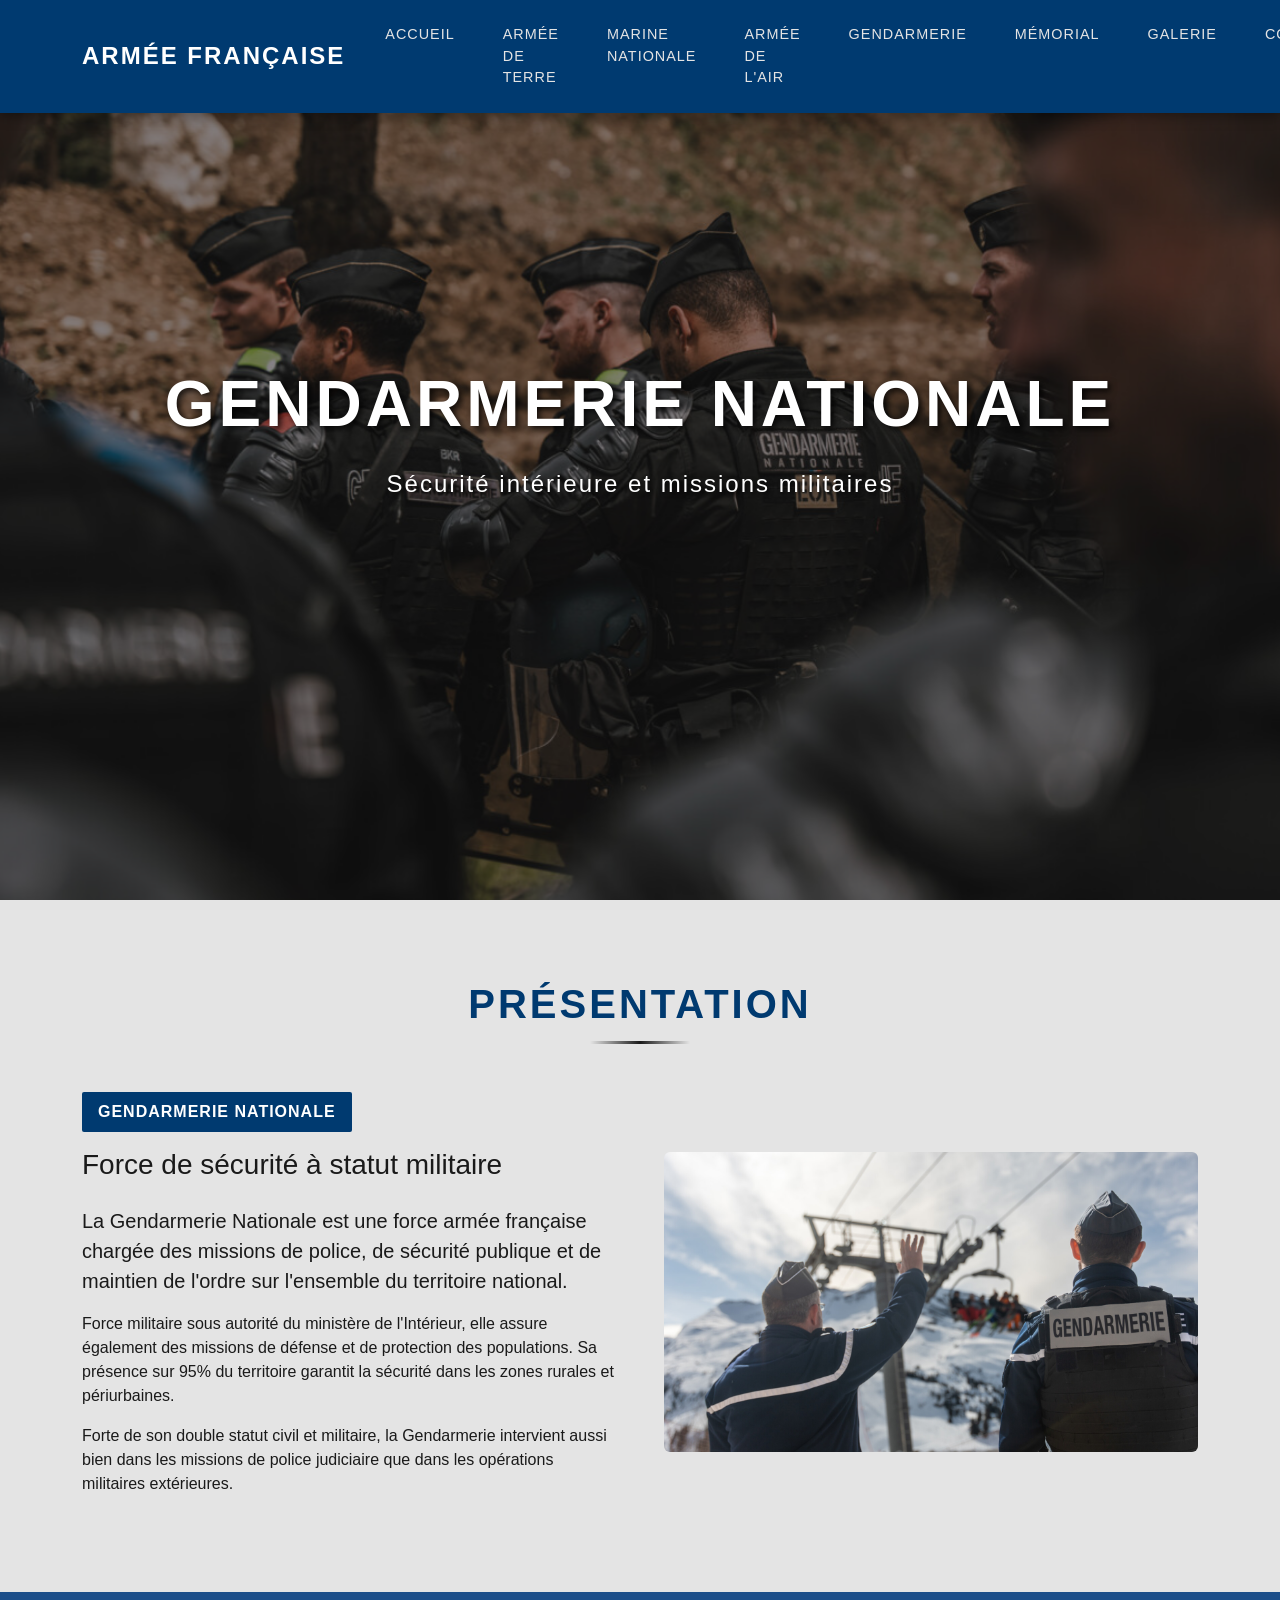
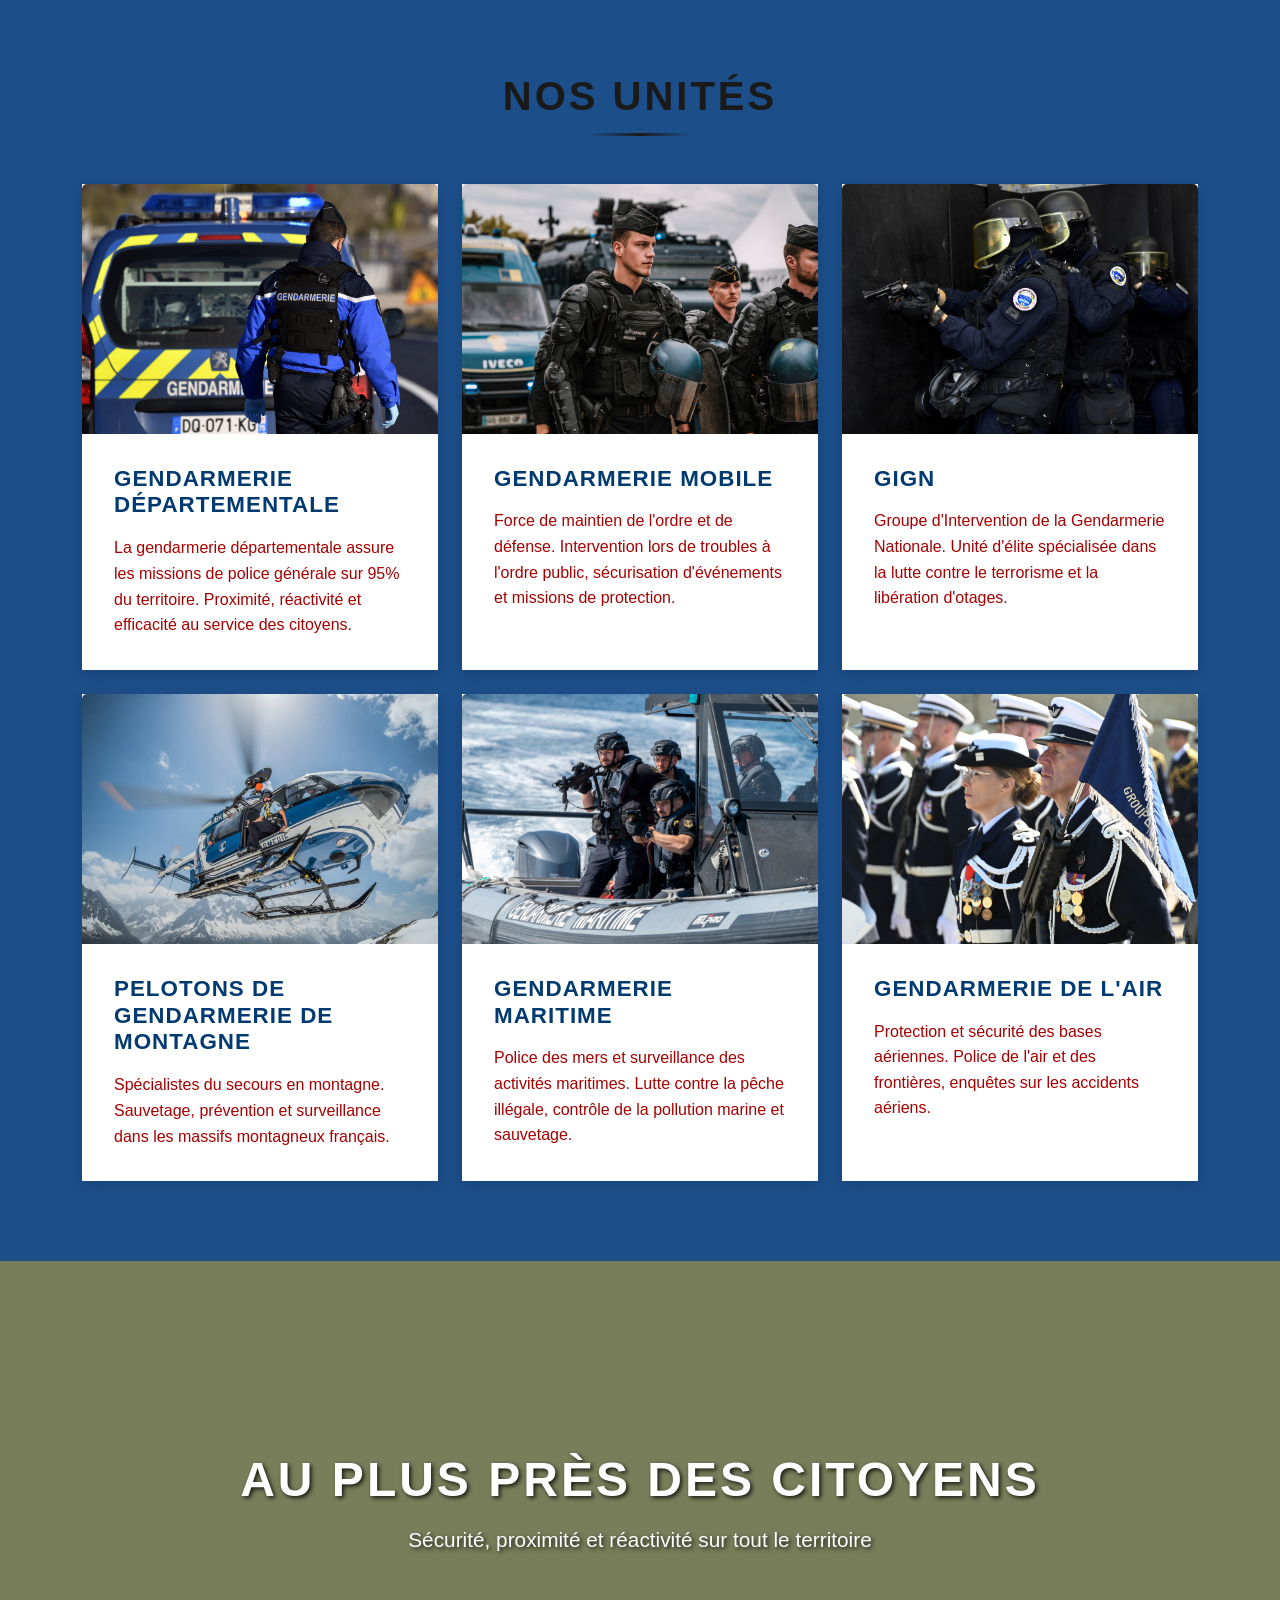
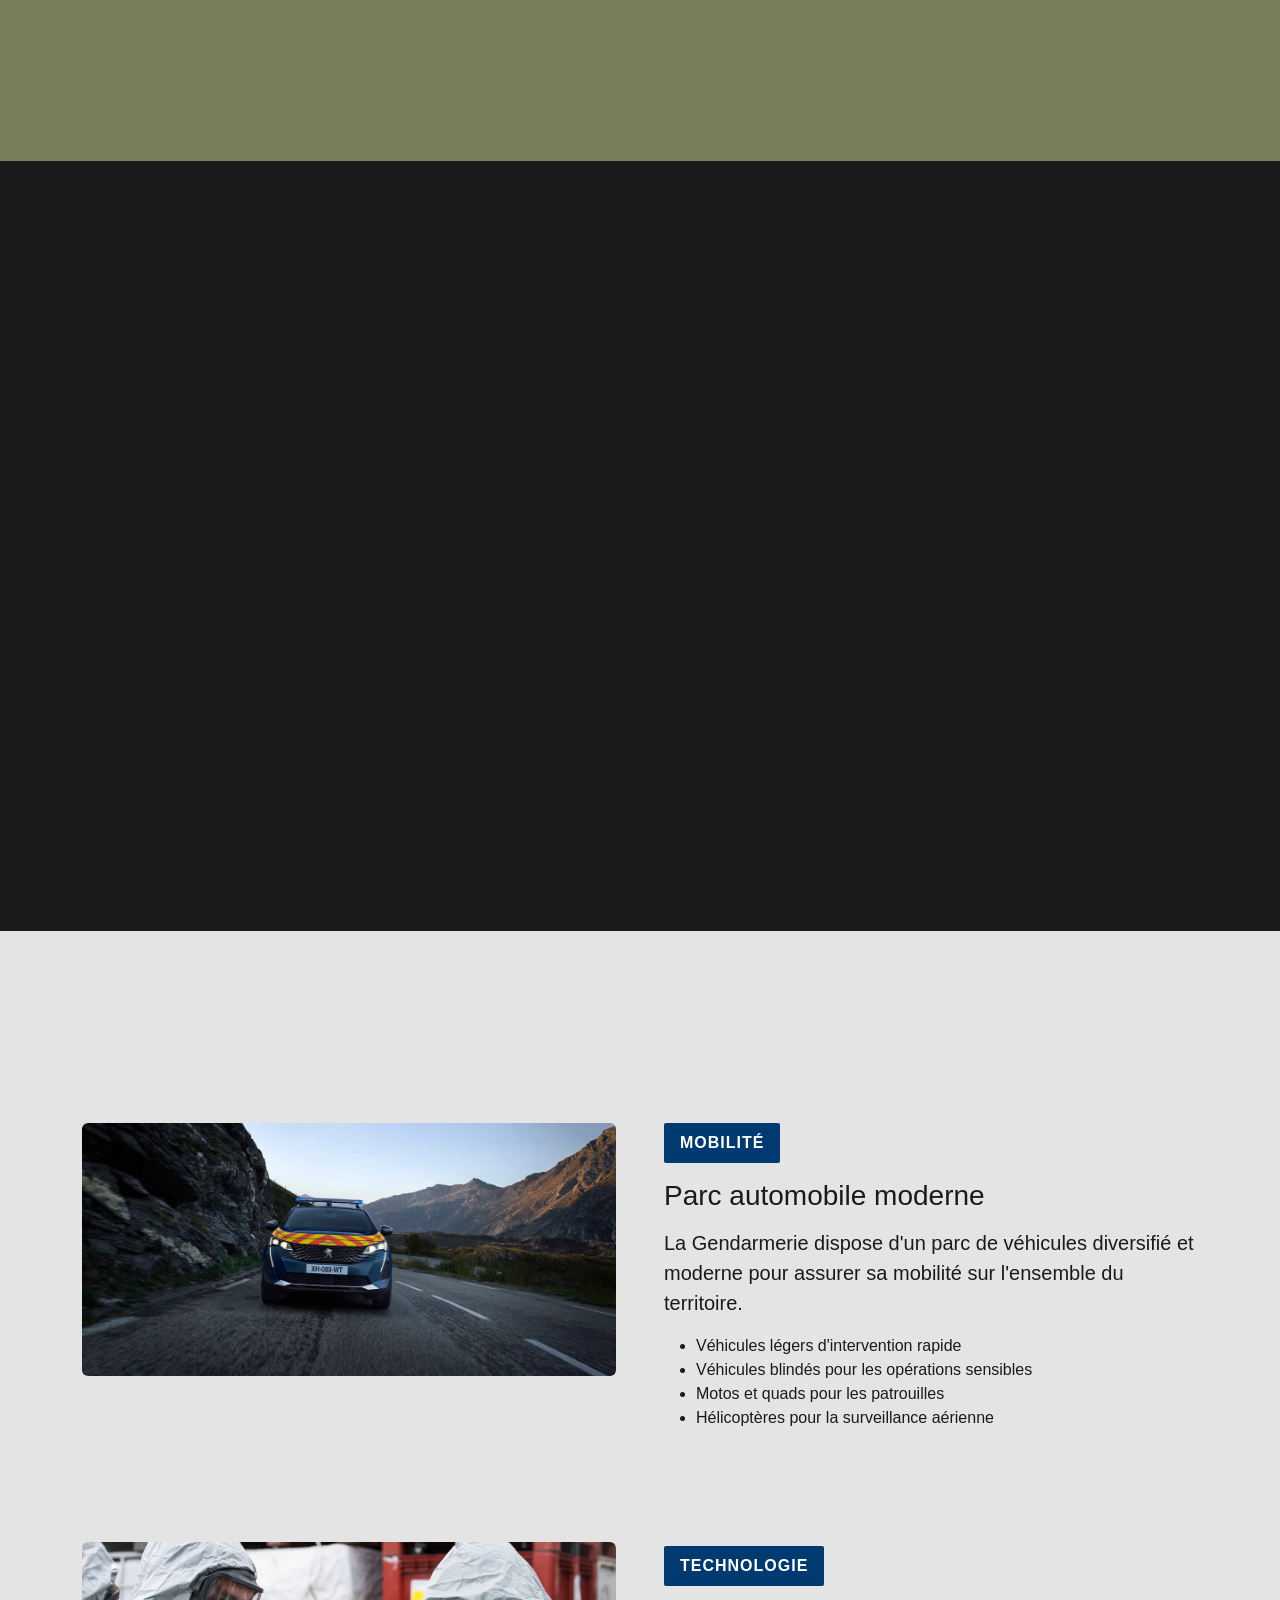
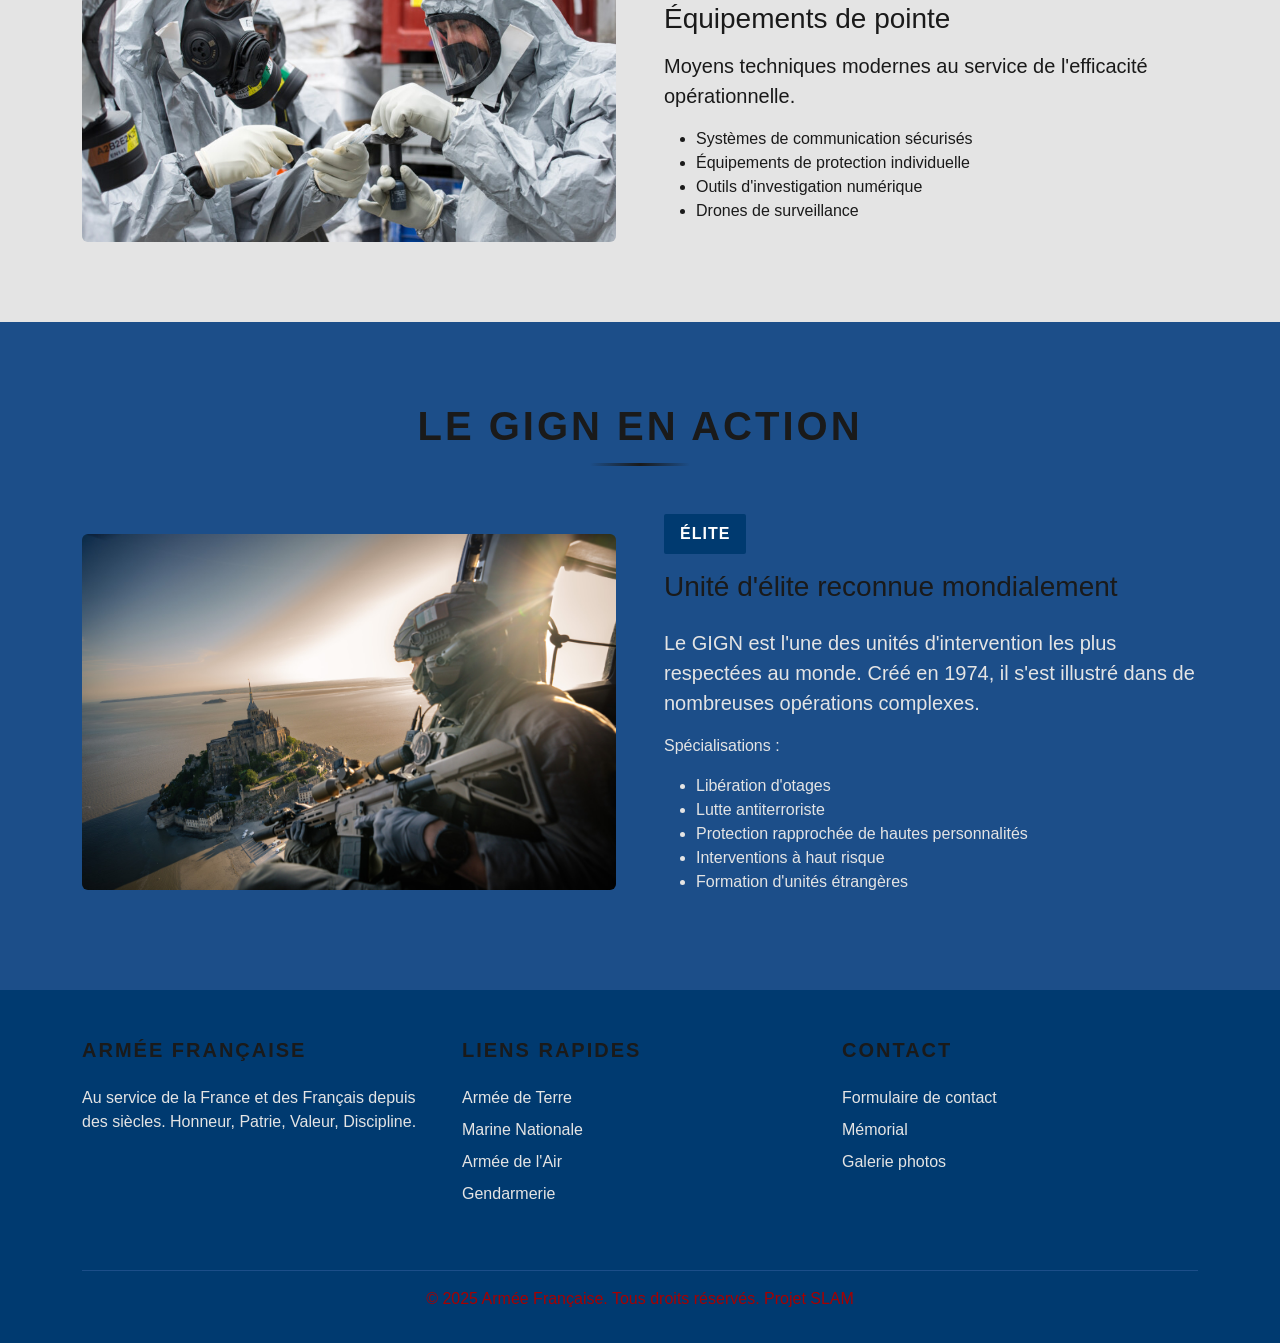
<file: gendarmerie.html>
<!DOCTYPE html>
<html lang="fr">
<head>
  <meta charset="UTF-8">
  <meta name="viewport" content="width=device-width, initial-scale=1.0">
  <title>Gendarmerie Nationale - Forces Armées Françaises</title>
  <link href="https://cdn.jsdelivr.net/npm/bootstrap@5.3.2/dist/css/bootstrap.min.css" rel="stylesheet">
  <link rel="stylesheet" href="assets/css/gendarmerie.css">
</head>
<body>

  <nav class="navbar navbar-expand-lg navbar-dark fixed-top">
    <div class="container">
      <a class="navbar-brand" href="accueil.html">ARMÉE FRANÇAISE</a>
      <button class="navbar-toggler" type="button" data-bs-toggle="collapse" data-bs-target="#navbarNav">
        <span class="navbar-toggler-icon"></span>
      </button>
      <div class="collapse navbar-collapse" id="navbarNav">
        <ul class="navbar-nav ms-auto">
          <li class="nav-item">
            <a class="nav-link" href="accueil.html">Accueil</a>
          </li>
          <li class="nav-item">
            <a class="nav-link" href="terre.html">Armée de Terre</a>
          </li>
          <li class="nav-item">
            <a class="nav-link" href="marine.html">Marine Nationale</a>
          </li>
          <li class="nav-item">
            <a class="nav-link" href="air-espace.html">Armée de l'Air</a>
          </li>
          <li class="nav-item">
            <a class="nav-link active" href="gendarmerie.html">Gendarmerie</a>
          </li>
          <li class="nav-item">
            <a class="nav-link" href="memorial.html">Mémorial</a>
          </li>
          <li class="nav-item">
            <a class="nav-link" href="portfolio.html">Galerie</a>
          </li>
          <li class="nav-item">
            <a class="nav-link" href="contact.html">Contact</a>
          </li>
        </ul>
      </div>
    </div>
  </nav>

  <section class="hero-section">
    <img src="assets/img/Gendarmerie/hero-gendarmerie.jpg" alt="Gendarmerie Nationale" class="hero-bg">
    <div class="hero-overlay"></div>
    <div class="hero-content">
      <h1 class="hero-title">Gendarmerie Nationale</h1>
      <p class="hero-subtitle">Sécurité intérieure et missions militaires</p>
    </div>
  </section>

  <section class="content-section content-section-light">
    <div class="container">
      <h2 class="section-title fade-in">Présentation</h2>
      <div class="row g-5 align-items-center">
        <div class="col-lg-6 slide-in-left">
          <span class="badge-military">Gendarmerie Nationale</span>
          <h3 class="mb-4">Force de sécurité à statut militaire</h3>
          <p class="lead">La Gendarmerie Nationale est une force armée française chargée des missions de police, de sécurité publique et de maintien de l'ordre sur l'ensemble du territoire national.</p>
          <p>Force militaire sous autorité du ministère de l'Intérieur, elle assure également des missions de défense et de protection des populations. Sa présence sur 95% du territoire garantit la sécurité dans les zones rurales et périurbaines.</p>
          <p>Forte de son double statut civil et militaire, la Gendarmerie intervient aussi bien dans les missions de police judiciaire que dans les opérations militaires extérieures.</p>
        </div>
        <div class="col-lg-6 slide-in-right">
          <div class="image-zoom">
            <img src="assets/img/Gendarmerie/gendarmerie-presentation.jpg" alt="Présentation Gendarmerie" class="img-fluid rounded">
          </div>
        </div>
      </div>
    </div>
  </section>

  <section class="content-section content-section-dark">
    <div class="container">
      <h2 class="section-title fade-in" style="color: var(--coyote-tan);">Nos Unités</h2>
      <div class="row g-4">
        <div class="col-md-6 col-lg-4 fade-in">
          <div class="card card-military h-100">
            <img src="assets/img/Gendarmerie/gend-departementale.jpg" class="card-img-top" alt="Gendarmerie Départementale">
            <div class="card-body">
              <h5 class="card-title">Gendarmerie Départementale</h5>
              <p class="card-text">La gendarmerie départementale assure les missions de police générale sur 95% du territoire. Proximité, réactivité et efficacité au service des citoyens.</p>
            </div>
          </div>
        </div>
        <div class="col-md-6 col-lg-4 fade-in">
          <div class="card card-military h-100">
            <img src="assets/img/Gendarmerie/gend-mobile.jpg" class="card-img-top" alt="Gendarmerie Mobile">
            <div class="card-body">
              <h5 class="card-title">Gendarmerie Mobile</h5>
              <p class="card-text">Force de maintien de l'ordre et de défense. Intervention lors de troubles à l'ordre public, sécurisation d'événements et missions de protection.</p>
            </div>
          </div>
        </div>
        <div class="col-md-6 col-lg-4 fade-in">
          <div class="card card-military h-100">
            <img src="assets/img/Gendarmerie/gend-gign.jpg" class="card-img-top" alt="GIGN">
            <div class="card-body">
              <h5 class="card-title">GIGN</h5>
              <p class="card-text">Groupe d'Intervention de la Gendarmerie Nationale. Unité d'élite spécialisée dans la lutte contre le terrorisme et la libération d'otages.</p>
            </div>
          </div>
        </div>
        <div class="col-md-6 col-lg-4 fade-in">
          <div class="card card-military h-100">
            <img src="assets/img/Gendarmerie/gend-montagne.jpg" class="card-img-top" alt="PGHM">
            <div class="card-body">
              <h5 class="card-title">Pelotons de Gendarmerie de Montagne</h5>
              <p class="card-text">Spécialistes du secours en montagne. Sauvetage, prévention et surveillance dans les massifs montagneux français.</p>
            </div>
          </div>
        </div>
        <div class="col-md-6 col-lg-4 fade-in">
          <div class="card card-military h-100">
            <img src="assets/img/Gendarmerie/gend-maritime.jpg" class="card-img-top" alt="Gendarmerie Maritime">
            <div class="card-body">
              <h5 class="card-title">Gendarmerie Maritime</h5>
              <p class="card-text">Police des mers et surveillance des activités maritimes. Lutte contre la pêche illégale, contrôle de la pollution marine et sauvetage.</p>
            </div>
          </div>
        </div>
        <div class="col-md-6 col-lg-4 fade-in">
          <div class="card card-military h-100">
            <img src="assets/img/Gendarmerie/gend-air.jpg" class="card-img-top" alt="Gendarmerie de l'Air">
            <div class="card-body">
              <h5 class="card-title">Gendarmerie de l'Air</h5>
              <p class="card-text">Protection et sécurité des bases aériennes. Police de l'air et des frontières, enquêtes sur les accidents aériens.</p>
            </div>
          </div>
        </div>
      </div>
    </div>
  </section>

  <section class="parallax-section" style="background-image: url('assets/img/Gendarmerie/parallax-gendarmerie.jpg');">
    <div class="parallax-overlay"></div>
    <div class="parallax-content">
      <h2>Au plus près des citoyens</h2>
      <p>Sécurité, proximité et réactivité sur tout le territoire</p>
    </div>
  </section>

  <section class="content-section content-section-tan">
    <div class="container">
      <h2 class="section-title fade-in">Nos Missions</h2>
      <div class="row g-4">
        <div class="col-md-6 fade-in">
          <div class="p-4 bg-white rounded shadow h-100">
            <span class="badge-military mb-3">Sécurité Publique</span>
            <h4 class="mb-3" style="color: var(--kaki-dark);">Police de proximité</h4>
            <p>Patrouilles, surveillance du territoire, prévention de la délinquance et assistance aux populations. Présence permanente dans les communes rurales et périurbaines.</p>
          </div>
        </div>
        <div class="col-md-6 fade-in">
          <div class="p-4 bg-white rounded shadow h-100">
            <span class="badge-military mb-3">Police Judiciaire</span>
            <h4 class="mb-3" style="color: var(--kaki-dark);">Enquêtes et investigations</h4>
            <p>Constatation des infractions, recherche des auteurs, rassemblement des preuves. Sections de recherches et brigades d'enquêtes spécialisées.</p>
          </div>
        </div>
        <div class="col-md-6 fade-in">
          <div class="p-4 bg-white rounded shadow h-100">
            <span class="badge-military mb-3">Maintien de l'Ordre</span>
            <h4 class="mb-3" style="color: var(--kaki-dark);">Gestion des crises</h4>
            <p>Intervention lors de troubles à l'ordre public, sécurisation d'événements majeurs, protection des institutions et des personnalités.</p>
          </div>
        </div>
        <div class="col-md-6 fade-in">
          <div class="p-4 bg-white rounded shadow h-100">
            <span class="badge-military mb-3">Sécurité Routière</span>
            <h4 class="mb-3" style="color: var(--kaki-dark);">Prévention et contrôle</h4>
            <p>Surveillance des routes, contrôles de vitesse, lutte contre l'alcool au volant. Prévention et éducation à la sécurité routière.</p>
          </div>
        </div>
      </div>
    </div>
  </section>

  <section class="content-section content-section-light">
    <div class="container">
      <h2 class="section-title fade-in">Matériel et Équipements</h2>
      <div class="row g-5">
        <div class="col-lg-6 slide-in-left">
          <div class="image-zoom">
            <img src="assets/img/Gendarmerie/gend-materiel-vehicule.jpg" alt="Véhicules" class="img-fluid rounded">
          </div>
        </div>
        <div class="col-lg-6 slide-in-right d-flex align-items-center">
          <div>
            <span class="badge-military">Mobilité</span>
            <h3 class="mb-3">Parc automobile moderne</h3>
            <p class="lead">La Gendarmerie dispose d'un parc de véhicules diversifié et moderne pour assurer sa mobilité sur l'ensemble du territoire.</p>
            <ul>
              <li>Véhicules légers d'intervention rapide</li>
              <li>Véhicules blindés pour les opérations sensibles</li>
              <li>Motos et quads pour les patrouilles</li>
              <li>Hélicoptères pour la surveillance aérienne</li>
            </ul>
          </div>
        </div>
      </div>

      <div class="row g-5 mt-5">
        <div class="col-lg-6 slide-in-left d-flex align-items-center order-lg-2">
          <div>
            <span class="badge-military">Technologie</span>
            <h3 class="mb-3">Équipements de pointe</h3>
            <p class="lead">Moyens techniques modernes au service de l'efficacité opérationnelle.</p>
            <ul>
              <li>Systèmes de communication sécurisés</li>
              <li>Équipements de protection individuelle</li>
              <li>Outils d'investigation numérique</li>
              <li>Drones de surveillance</li>
            </ul>
          </div>
        </div>
        <div class="col-lg-6 slide-in-right order-lg-1">
          <div class="image-zoom">
            <img src="assets/img/Gendarmerie/gend-materiel-tech.jpg" alt="Technologies" class="img-fluid rounded">
          </div>
        </div>
      </div>
    </div>
  </section>

  <section class="content-section content-section-dark">
    <div class="container">
      <h2 class="section-title fade-in" style="color: var(--coyote-tan);">Le GIGN en Action</h2>
      <div class="row g-5 align-items-center">
        <div class="col-lg-6 slide-in-left">
          <div class="image-zoom">
            <img src="assets/img/Gendarmerie/gend-gign-action.jpg" alt="GIGN" class="img-fluid rounded">
          </div>
        </div>
        <div class="col-lg-6 slide-in-right" style="color: var(--beige-light);">
          <span class="badge-military">Élite</span>
          <h3 class="mb-4" style="color: var(--coyote-tan);">Unité d'élite reconnue mondialement</h3>
          <p class="lead">Le GIGN est l'une des unités d'intervention les plus respectées au monde. Créé en 1974, il s'est illustré dans de nombreuses opérations complexes.</p>
          <p>Spécialisations :</p>
          <ul>
            <li>Libération d'otages</li>
            <li>Lutte antiterroriste</li>
            <li>Protection rapprochée de hautes personnalités</li>
            <li>Interventions à haut risque</li>
            <li>Formation d'unités étrangères</li>
          </ul>
        </div>
      </div>
    </div>
  </section>

  <footer>
    <div class="container">
      <div class="row">
        <div class="col-md-4 mb-4">
          <h5>Armée Française</h5>
          <p>Au service de la France et des Français depuis des siècles. Honneur, Patrie, Valeur, Discipline.</p>
        </div>
        <div class="col-md-4 mb-4">
          <h5>Liens Rapides</h5>
          <a href="terre.html">Armée de Terre</a>
          <a href="marine.html">Marine Nationale</a>
          <a href="air-espace.html">Armée de l'Air</a>
          <a href="gendarmerie.html">Gendarmerie</a>
        </div>
        <div class="col-md-4 mb-4">
          <h5>Contact</h5>
          <a href="contact.html">Formulaire de contact</a>
          <a href="memorial.html">Mémorial</a>
          <a href="portfolio.html">Galerie photos</a>
        </div>
      </div>
      <div class="footer-bottom">
        <p>&copy; 2025 Armée Française. Tous droits réservés. Projet SLAM</p>
      </div>
    </div>
  </footer>

  <script src="https://cdn.jsdelivr.net/npm/bootstrap@5.3.2/dist/js/bootstrap.bundle.min.js"></script>
  <script src="assets/js/script.js"></script>
</body>
</html>
</file>
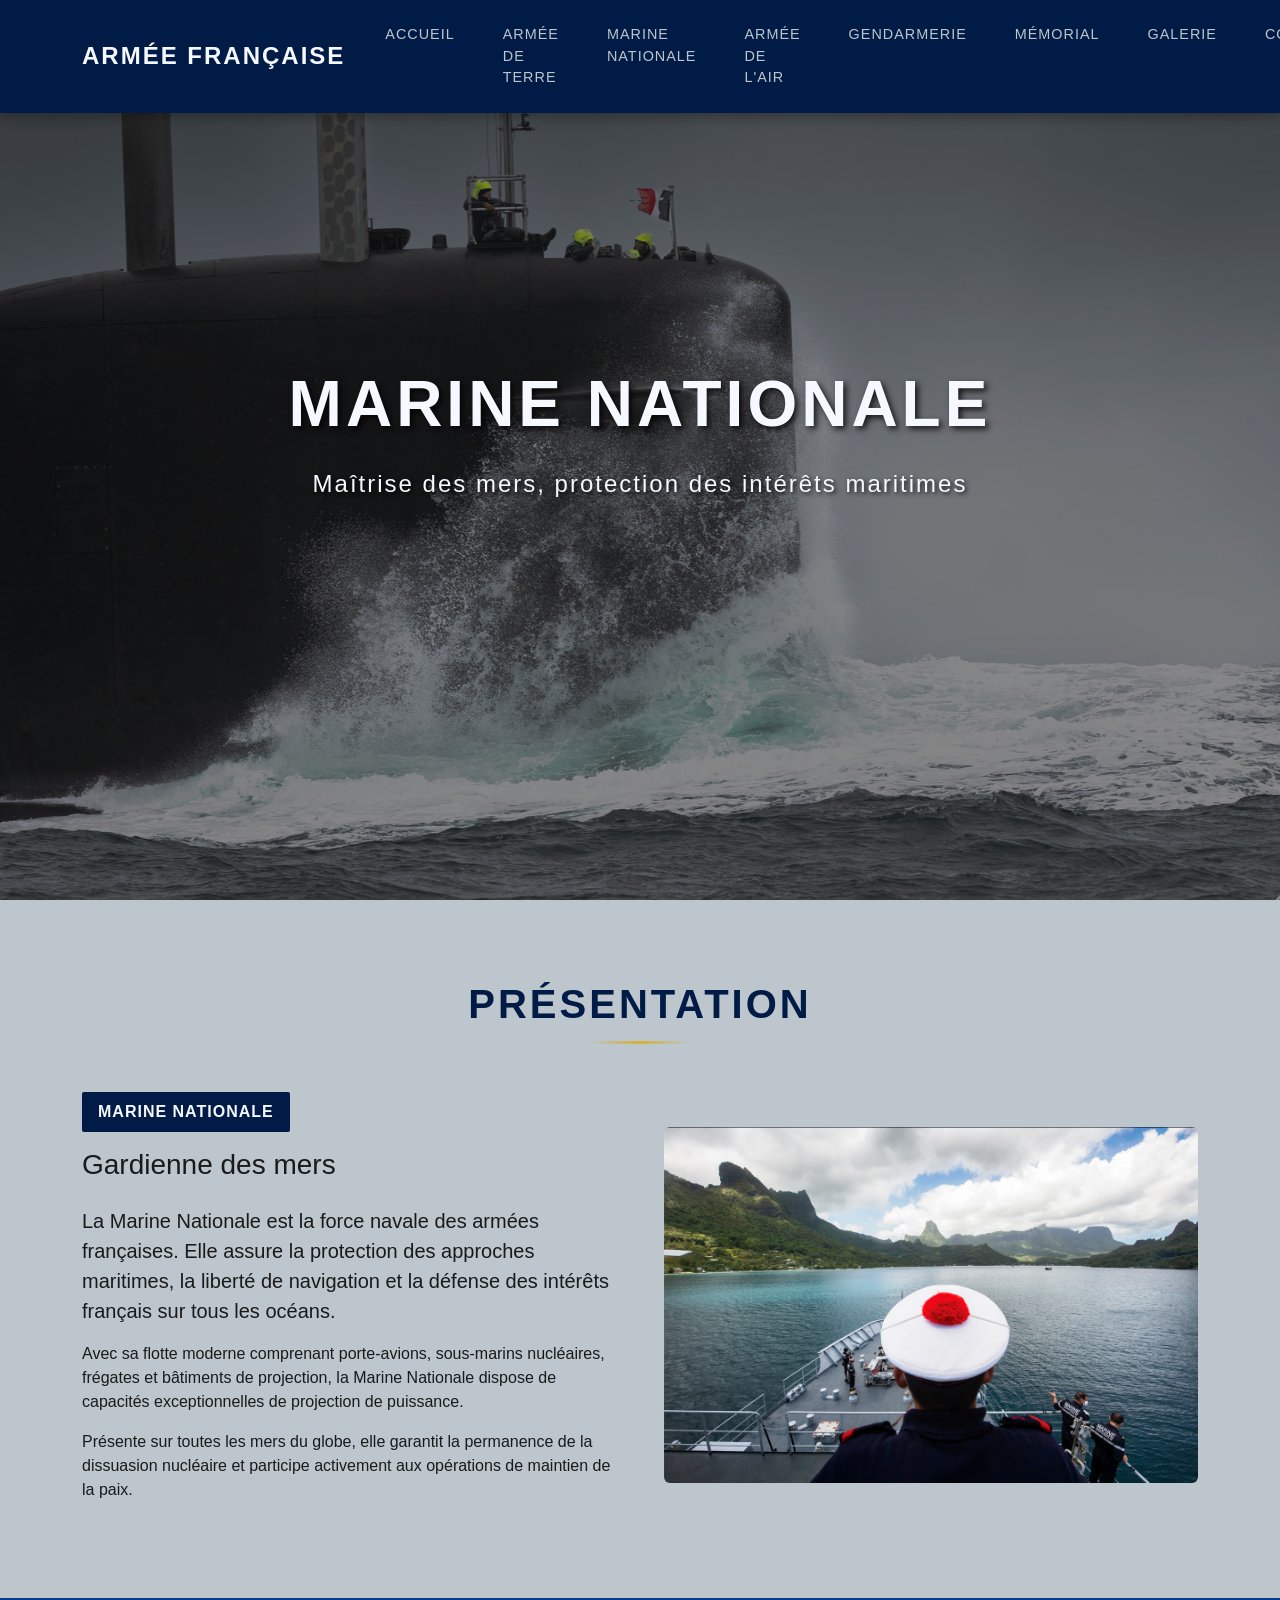
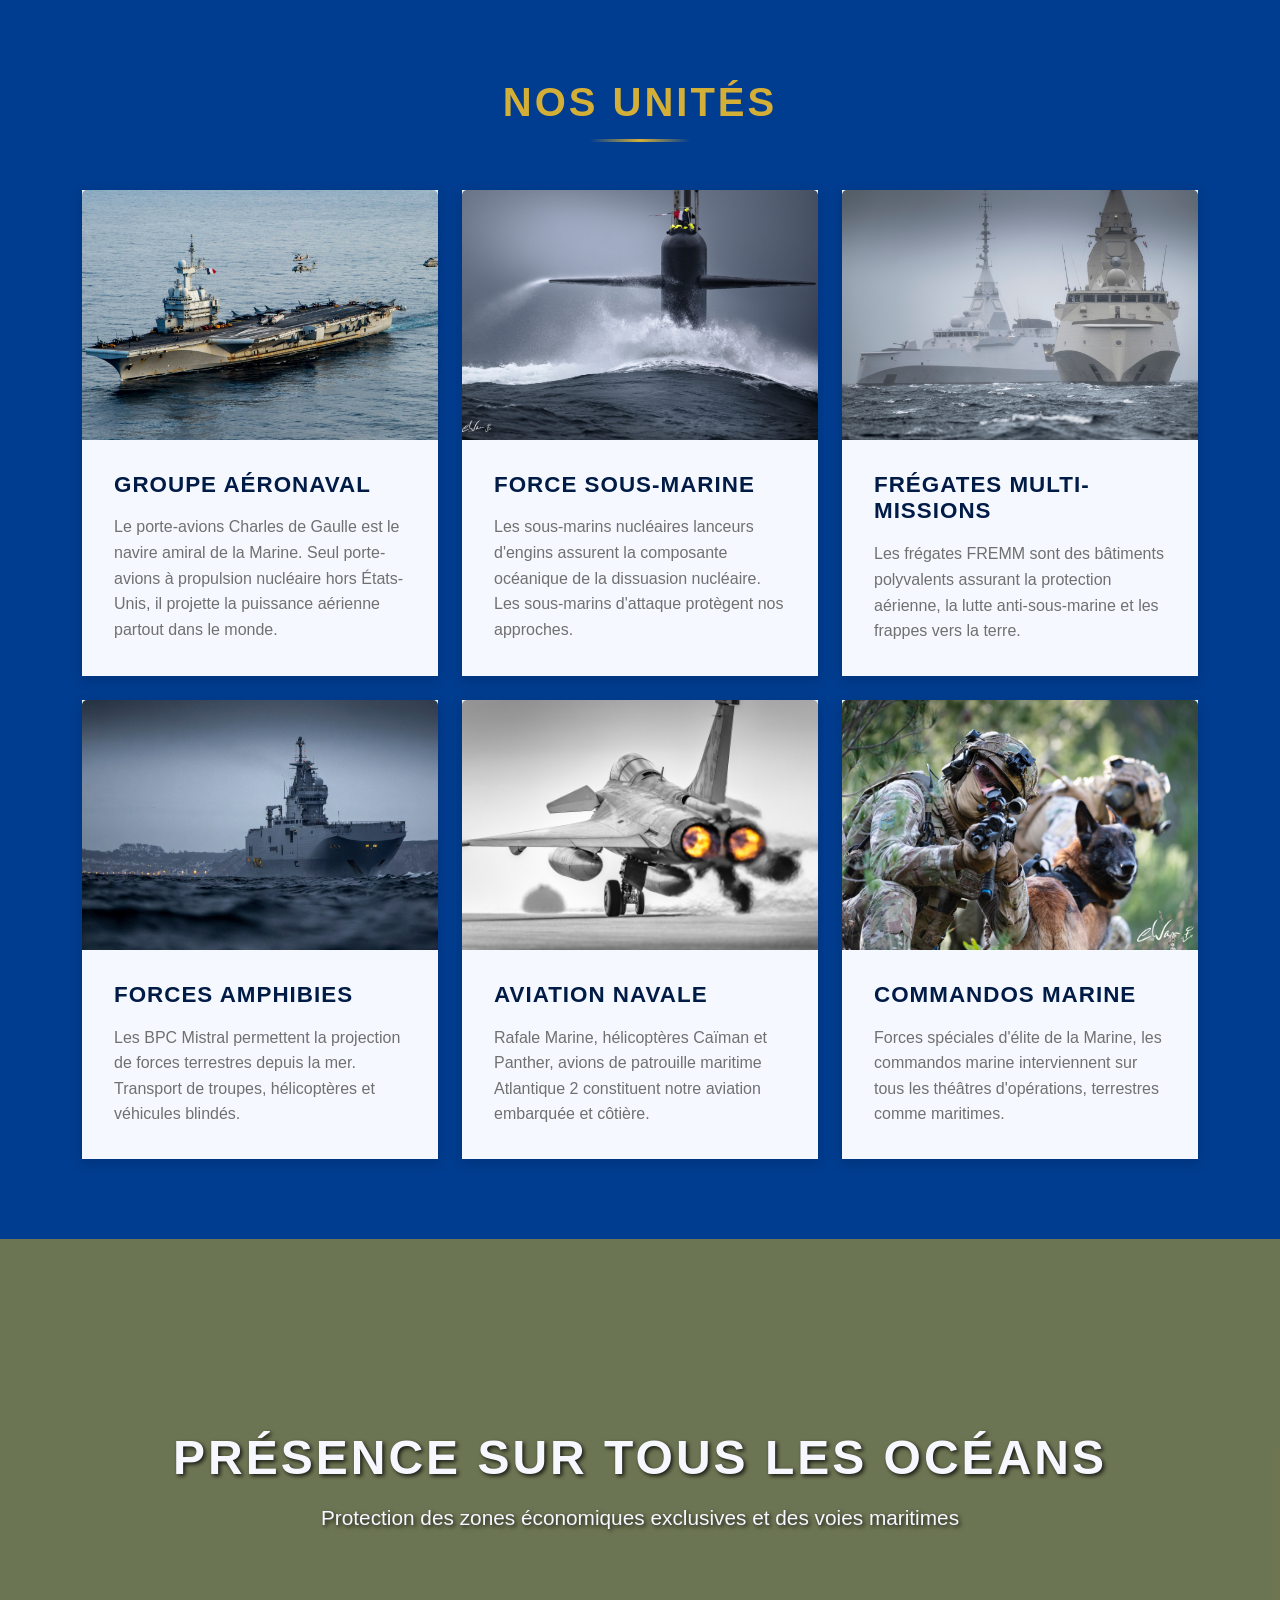
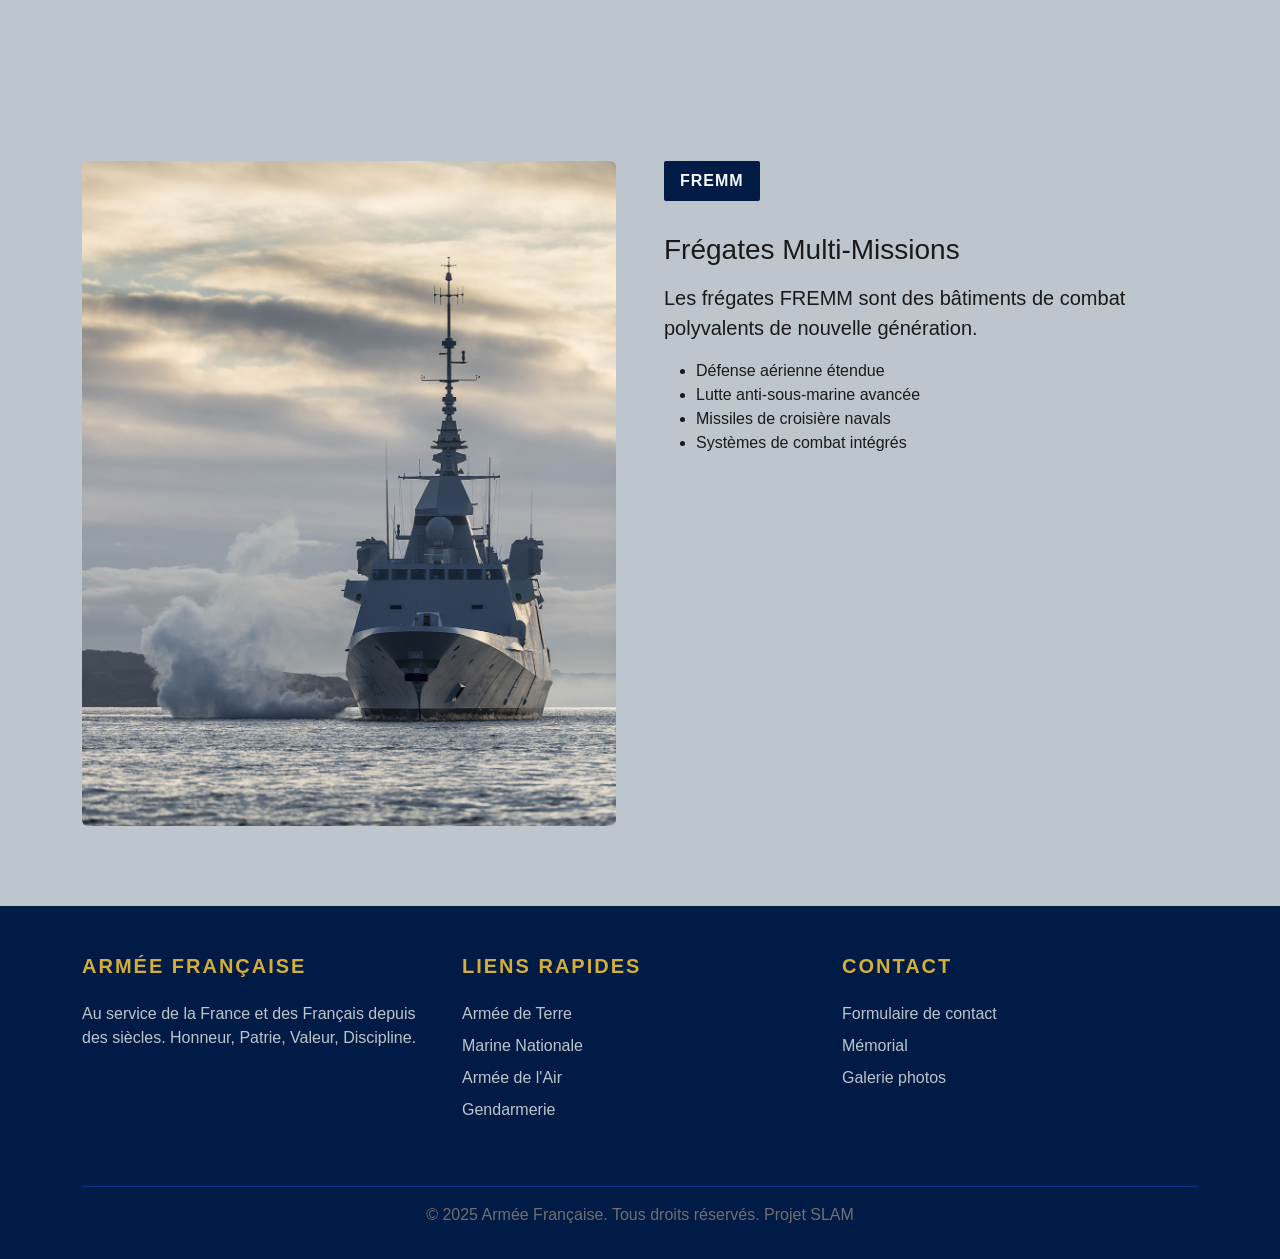
<file: marine.html>
<!DOCTYPE html>
<html lang="fr">
<head>
  <meta charset="UTF-8">
  <meta name="viewport" content="width=device-width, initial-scale=1.0">
  <title>Marine Nationale - Forces Armées Françaises</title>
  <link href="https://cdn.jsdelivr.net/npm/bootstrap@5.3.2/dist/css/bootstrap.min.css" rel="stylesheet">
  <link rel="stylesheet" href="assets/css/marine.css">
</head>
<body>

  <nav class="navbar navbar-expand-lg navbar-dark fixed-top">
    <div class="container">
      <a class="navbar-brand" href="accueil.html">ARMÉE FRANÇAISE</a>
      <button class="navbar-toggler" type="button" data-bs-toggle="collapse" data-bs-target="#navbarNav">
        <span class="navbar-toggler-icon"></span>
      </button>
      <div class="collapse navbar-collapse" id="navbarNav">
        <ul class="navbar-nav ms-auto">
          <li class="nav-item">
            <a class="nav-link" href="accueil.html">Accueil</a>
          </li>
          <li class="nav-item">
            <a class="nav-link" href="terre.html">Armée de Terre</a>
          </li>
          <li class="nav-item">
            <a class="nav-link active" href="marine.html">Marine Nationale</a>
          </li>
          <li class="nav-item">
            <a class="nav-link" href="air-espace.html">Armée de l'Air</a>
          </li>
          <li class="nav-item">
            <a class="nav-link" href="gendarmerie.html">Gendarmerie</a>
          </li>
          <li class="nav-item">
            <a class="nav-link" href="memorial.html">Mémorial</a>
          </li>
          <li class="nav-item">
            <a class="nav-link" href="portfolio.html">Galerie</a>
          </li>
          <li class="nav-item">
            <a class="nav-link" href="contact.html">Contact</a>
          </li>
        </ul>
      </div>
    </div>
  </nav>

  <section class="hero-section">
    <img src="assets/img/Marine/hero-marine.jpg" alt="Marine Nationale" class="hero-bg">
    <div class="hero-overlay"></div>
    <div class="hero-content">
      <h1 class="hero-title">Marine Nationale</h1>
      <p class="hero-subtitle">Maîtrise des mers, protection des intérêts maritimes</p>
    </div>
  </section>

  <section class="content-section content-section-light">
    <div class="container">
      <h2 class="section-title fade-in">Présentation</h2>
      <div class="row g-5 align-items-center">
        <div class="col-lg-6 slide-in-left">
          <span class="badge-military">Marine Nationale</span>
          <h3 class="mb-4">Gardienne des mers</h3>
          <p class="lead">La Marine Nationale est la force navale des armées françaises. Elle assure la protection des approches maritimes, la liberté de navigation et la défense des intérêts français sur tous les océans.</p>
          <p>Avec sa flotte moderne comprenant porte-avions, sous-marins nucléaires, frégates et bâtiments de projection, la Marine Nationale dispose de capacités exceptionnelles de projection de puissance.</p>
          <p>Présente sur toutes les mers du globe, elle garantit la permanence de la dissuasion nucléaire et participe activement aux opérations de maintien de la paix.</p>
        </div>
        <div class="col-lg-6 slide-in-right">
          <div class="image-zoom">
            <img src="assets/img/Marine/marine-presentation.jpg" alt="Présentation Marine" class="img-fluid rounded">
          </div>
        </div>
      </div>
    </div>
  </section>

  <section class="content-section content-section-dark">
    <div class="container">
      <h2 class="section-title fade-in" style="color: var(--coyote-tan);">Nos Unités</h2>
      <div class="row g-4">
        <div class="col-md-6 col-lg-4 fade-in">
          <div class="card card-military h-100">
            <img src="assets/img/Marine/marine-porte-avion.jpg" class="card-img-top" alt="Porte-avions">
            <div class="card-body">
              <h5 class="card-title">Groupe Aéronaval</h5>
              <p class="card-text">Le porte-avions Charles de Gaulle est le navire amiral de la Marine. Seul porte-avions à propulsion nucléaire hors États-Unis, il projette la puissance aérienne partout dans le monde.</p>
            </div>
          </div>
        </div>
        <div class="col-md-6 col-lg-4 fade-in">
          <div class="card card-military h-100">
            <img src="assets/img/Marine/marine-sous-marin.jpg" class="card-img-top" alt="Sous-marins">
            <div class="card-body">
              <h5 class="card-title">Force Sous-Marine</h5>
              <p class="card-text">Les sous-marins nucléaires lanceurs d'engins assurent la composante océanique de la dissuasion nucléaire. Les sous-marins d'attaque protègent nos approches.</p>
            </div>
          </div>
        </div>
        <div class="col-md-6 col-lg-4 fade-in">
          <div class="card card-military h-100">
            <img src="assets/img/Marine/marine-fregate.jpg" class="card-img-top" alt="Frégates">
            <div class="card-body">
              <h5 class="card-title">Frégates Multi-Missions</h5>
              <p class="card-text">Les frégates FREMM sont des bâtiments polyvalents assurant la protection aérienne, la lutte anti-sous-marine et les frappes vers la terre.</p>
            </div>
          </div>
        </div>
        <div class="col-md-6 col-lg-4 fade-in">
          <div class="card card-military h-100">
            <img src="assets/img/Marine/marine-projection.jpg" class="card-img-top" alt="Forces Amphibies">
            <div class="card-body">
              <h5 class="card-title">Forces Amphibies</h5>
              <p class="card-text">Les BPC Mistral permettent la projection de forces terrestres depuis la mer. Transport de troupes, hélicoptères et véhicules blindés.</p>
            </div>
          </div>
        </div>
        <div class="col-md-6 col-lg-4 fade-in">
          <div class="card card-military h-100">
            <img src="assets/img/Marine/marine-aeronavale.jpg" class="card-img-top" alt="Aéronavale">
            <div class="card-body">
              <h5 class="card-title">Aviation Navale</h5>
              <p class="card-text">Rafale Marine, hélicoptères Caïman et Panther, avions de patrouille maritime Atlantique 2 constituent notre aviation embarquée et côtière.</p>
            </div>
          </div>
        </div>
        <div class="col-md-6 col-lg-4 fade-in">
          <div class="card card-military h-100">
            <img src="assets/img/Marine/marine-commandos.jpg" class="card-img-top" alt="Commandos Marine">
            <div class="card-body">
              <h5 class="card-title">Commandos Marine</h5>
              <p class="card-text">Forces spéciales d'élite de la Marine, les commandos marine interviennent sur tous les théâtres d'opérations, terrestres comme maritimes.</p>
            </div>
          </div>
        </div>
      </div>
    </div>
  </section>

  <section class="parallax-section" style="background-image: url('assets/img/Marine/parallax-marine.jpg');">
    <div class="parallax-overlay"></div>
    <div class="parallax-content">
      <h2>Présence sur tous les océans</h2>
      <p>Protection des zones économiques exclusives et des voies maritimes</p>
    </div>
  </section>

  <section class="content-section content-section-tan">
    <div class="container">
      <h2 class="section-title fade-in">Nos Missions</h2>
      <div class="row g-5">
        <div class="col-lg-6 slide-in-left">
          <div class="image-zoom">
            <img src="assets/img/Marine/marine-mission1.jpg" alt="Mission dissuasion" class="img-fluid rounded">
          </div>
        </div>
        <div class="col-lg-6 slide-in-right d-flex align-items-center">
          <div>
            <span class="badge-military">Dissuasion</span>
            <h3 class="mb-3">Dissuasion Nucléaire</h3>
            <p class="lead">Les sous-marins nucléaires lanceurs d'engins patrouillent en permanence dans les océans, garantissant la crédibilité de la dissuasion nucléaire française.</p>
            <p>Cette mission stratégique est au cœur de la défense nationale et assure la protection ultime du territoire.</p>
          </div>
        </div>
      </div>

      <div class="row g-5 mt-5">
        <div class="col-lg-6 slide-in-left d-flex align-items-center order-lg-2">
          <div>
            <span class="badge-military">Protection</span>
            <h3 class="mb-3">Sauvegarde Maritime</h3>
            <p class="lead">Surveillance des zones économiques exclusives françaises, lutte contre la piraterie, le trafic de drogue et la pêche illégale.</p>
            <p>La Marine assure également le sauvetage en mer et l'assistance aux navires en détresse.</p>
          </div>
        </div>
        <div class="col-lg-6 slide-in-right order-lg-1">
          <div class="image-zoom">
            <img src="assets/img/Marine/marine-mission2.jpg" alt="Mission protection" class="img-fluid rounded">
          </div>
        </div>
      </div>
    </div>
  </section>

  <section class="content-section content-section-light">
    <div class="container">
      <h2 class="section-title fade-in">Nos Navires</h2>
      <div class="row g-5">
        <div class="col-lg-6 slide-in-left">
          <span class="badge-military">Charles de Gaulle</span>
          <h3 class="mb-3 mt-3">Le porte-avions nucléaire</h3>
          <p class="lead">Le Charles de Gaulle est le fleuron de la Marine Nationale. Seul porte-avions nucléaire en service hors des États-Unis.</p>
          <ul>
            <li>Déplacement de 42 000 tonnes</li>
            <li>Groupe aérien de 40 aéronefs</li>
            <li>Autonomie illimitée grâce à la propulsion nucléaire</li>
            <li>Capacité de projection de puissance mondiale</li>
          </ul>
        </div>
        <div class="col-lg-6 slide-in-right">
          <div class="image-zoom">
            <img src="assets/img/Marine/navire-charles.jpg" alt="Charles de Gaulle" class="img-fluid rounded">
          </div>
        </div>
      </div>

      <div class="row g-5 mt-5">
        <div class="col-lg-6 slide-in-left order-lg-2">
          <span class="badge-military">FREMM</span>
          <h3 class="mb-3 mt-3">Frégates Multi-Missions</h3>
          <p class="lead">Les frégates FREMM sont des bâtiments de combat polyvalents de nouvelle génération.</p>
          <ul>
            <li>Défense aérienne étendue</li>
            <li>Lutte anti-sous-marine avancée</li>
            <li>Missiles de croisière navals</li>
            <li>Systèmes de combat intégrés</li>
          </ul>
        </div>
        <div class="col-lg-6 slide-in-right order-lg-1">
          <div class="image-zoom">
            <img src="assets/img/Marine/navire-fremm.jpg" alt="FREMM" class="img-fluid rounded">
          </div>
        </div>
      </div>
    </div>
  </section>

  <footer>
    <div class="container">
      <div class="row">
        <div class="col-md-4 mb-4">
          <h5>Armée Française</h5>
          <p>Au service de la France et des Français depuis des siècles. Honneur, Patrie, Valeur, Discipline.</p>
        </div>
        <div class="col-md-4 mb-4">
          <h5>Liens Rapides</h5>
          <a href="terre.html">Armée de Terre</a>
          <a href="marine.html">Marine Nationale</a>
          <a href="air-espace.html">Armée de l'Air</a>
          <a href="gendarmerie.html">Gendarmerie</a>
        </div>
        <div class="col-md-4 mb-4">
          <h5>Contact</h5>
          <a href="contact.html">Formulaire de contact</a>
          <a href="memorial.html">Mémorial</a>
          <a href="portfolio.html">Galerie photos</a>
        </div>
      </div>
      <div class="footer-bottom">
        <p>&copy; 2025 Armée Française. Tous droits réservés. Projet SLAM</p>
      </div>
    </div>
  </footer>

  <script src="https://cdn.jsdelivr.net/npm/bootstrap@5.3.2/dist/js/bootstrap.bundle.min.js"></script>
  <script src="assets/js/script.js"></script>
</body>
</html>
</file>
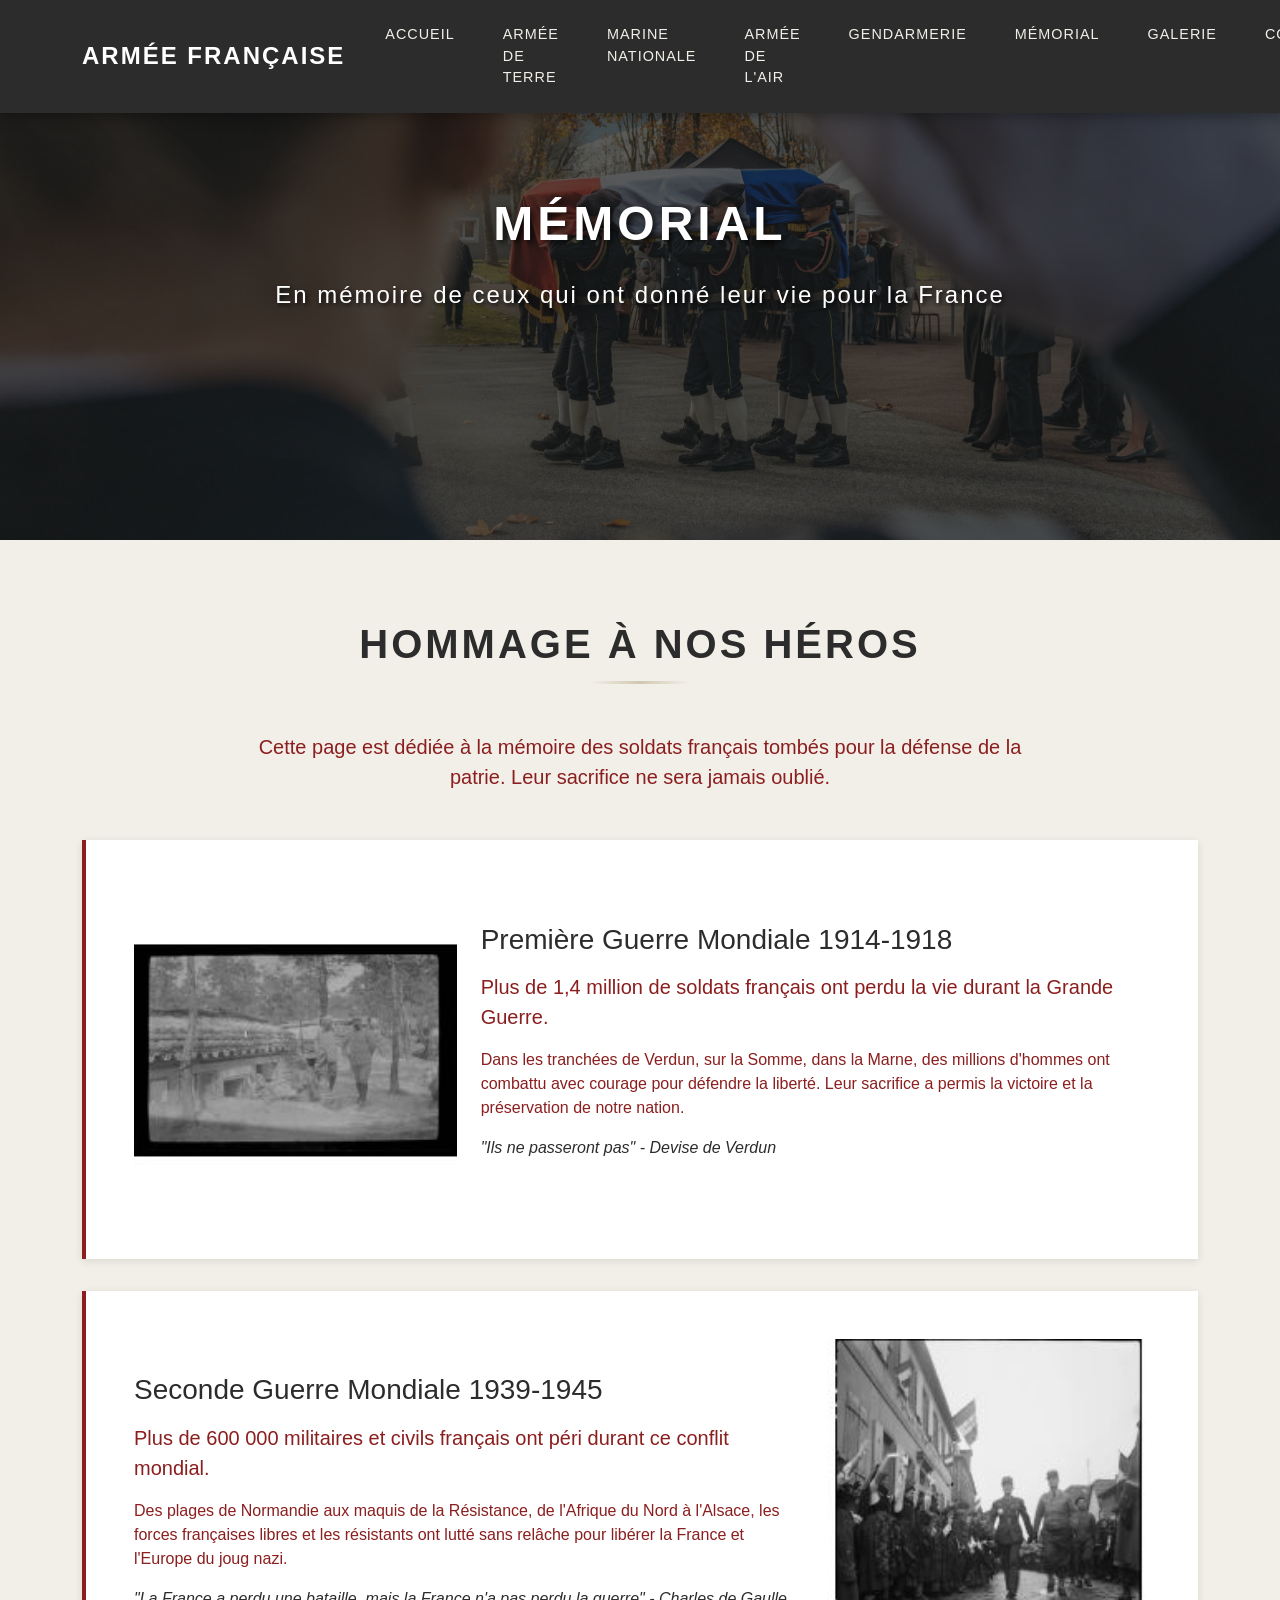
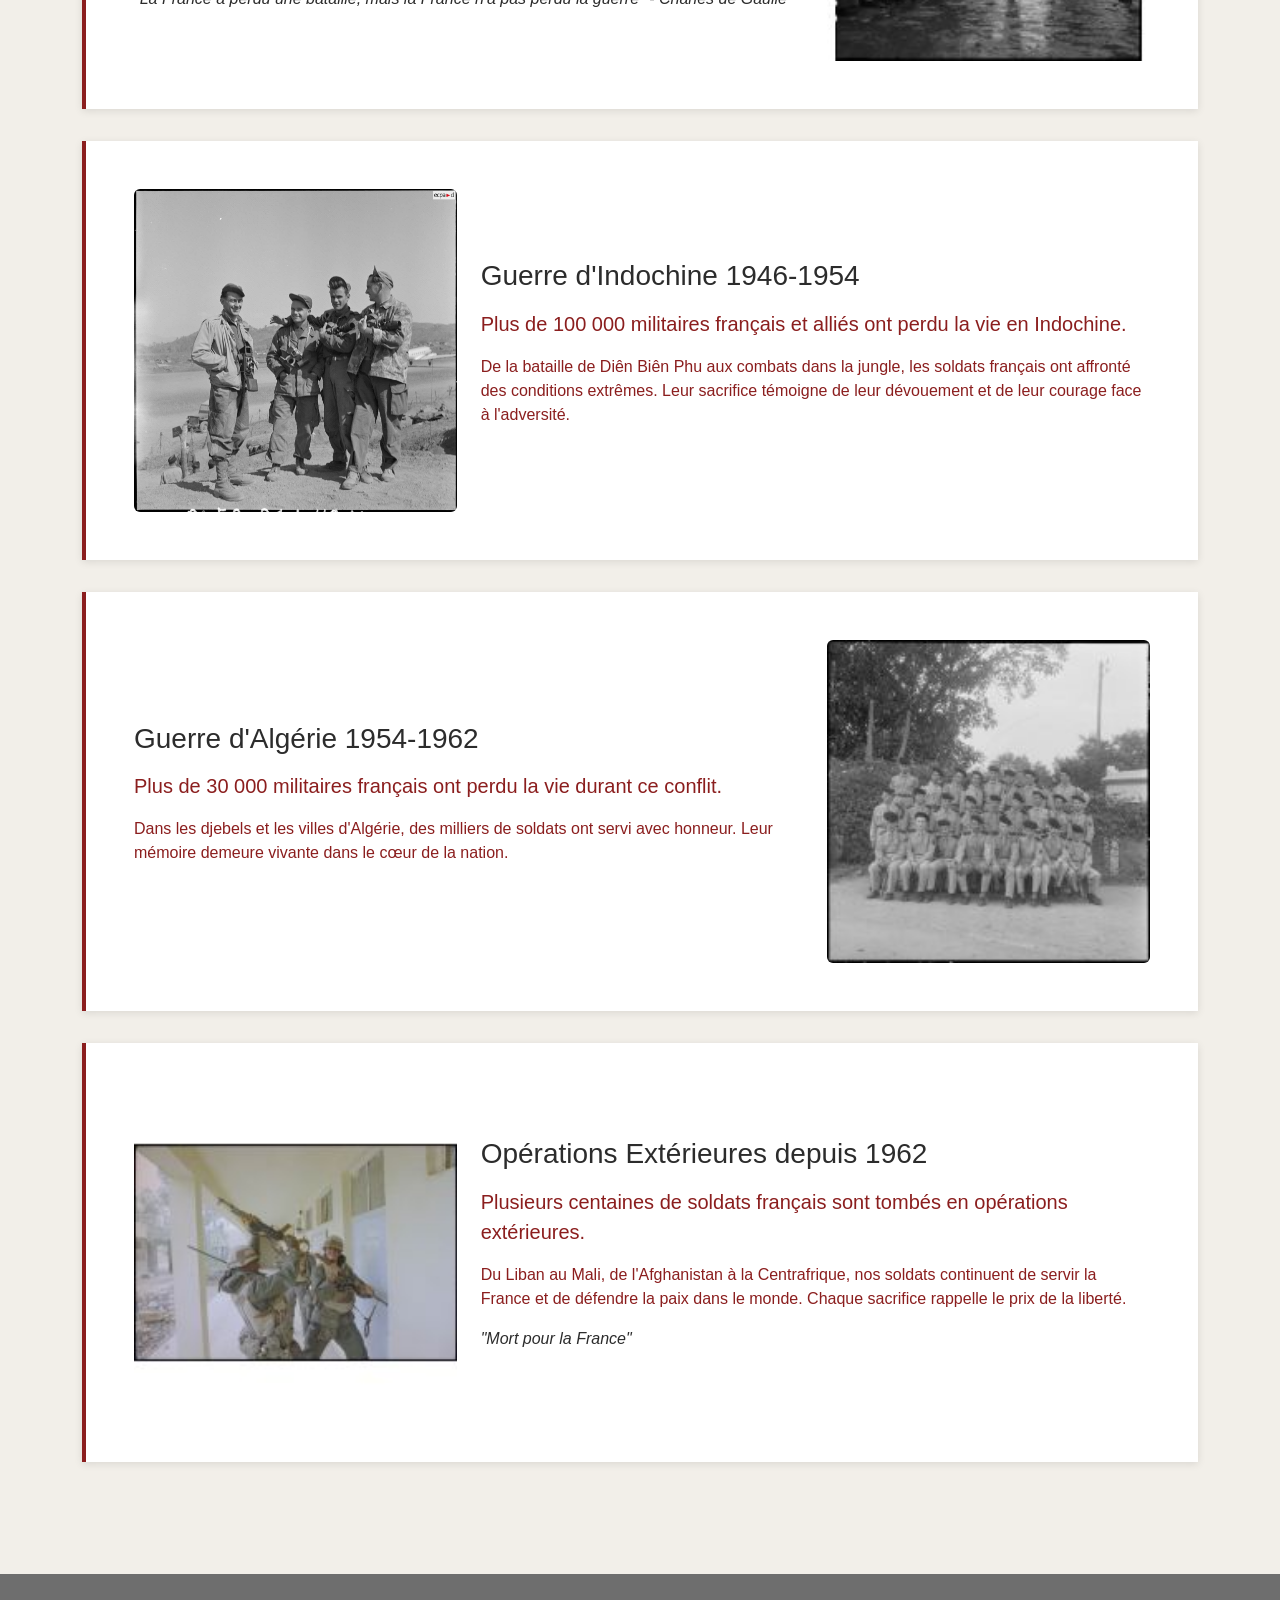
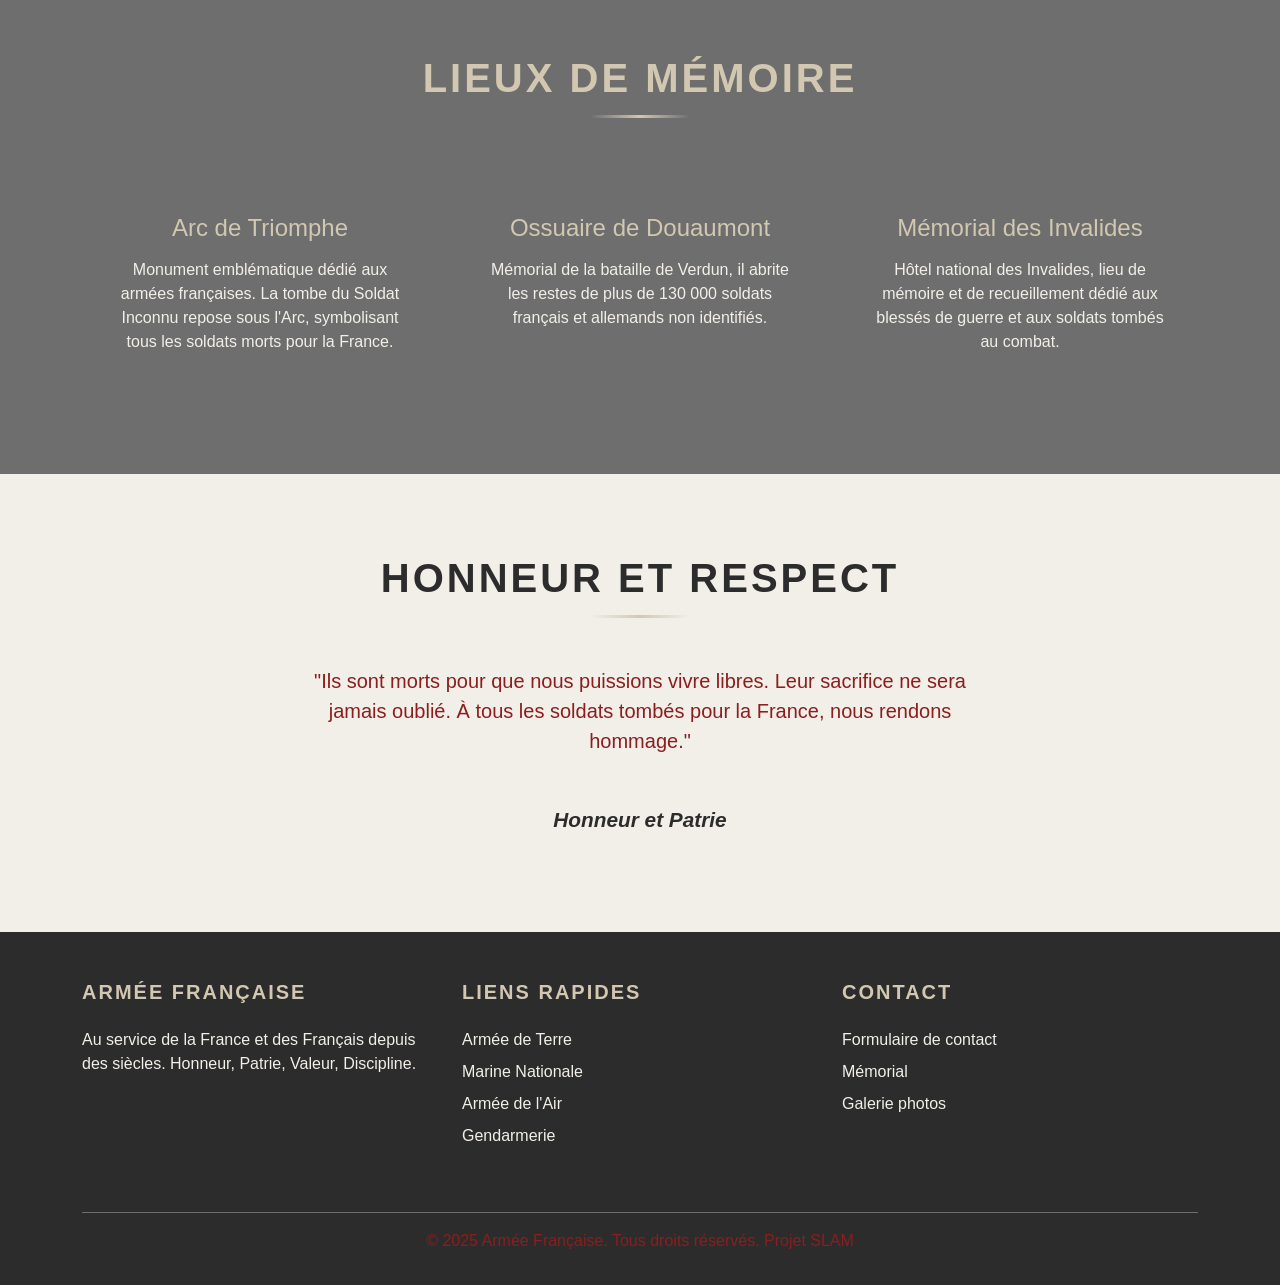
<file: memorial.html>
<!DOCTYPE html>
<html lang="fr">
<head>
  <meta charset="UTF-8">
  <meta name="viewport" content="width=device-width, initial-scale=1.0">
  <title>Mémorial - Honneur aux Héros</title>
  <link href="https://cdn.jsdelivr.net/npm/bootstrap@5.3.2/dist/css/bootstrap.min.css" rel="stylesheet">
  <link rel="stylesheet" href="assets/css/memorial.css">
</head>
<body>

  <nav class="navbar navbar-expand-lg navbar-dark fixed-top">
    <div class="container">
      <a class="navbar-brand" href="accueil.html">ARMÉE FRANÇAISE</a>
      <button class="navbar-toggler" type="button" data-bs-toggle="collapse" data-bs-target="#navbarNav">
        <span class="navbar-toggler-icon"></span>
      </button>
      <div class="collapse navbar-collapse" id="navbarNav">
        <ul class="navbar-nav ms-auto">
          <li class="nav-item">
            <a class="nav-link" href="accueil.html">Accueil</a>
          </li>
          <li class="nav-item">
            <a class="nav-link" href="terre.html">Armée de Terre</a>
          </li>
          <li class="nav-item">
            <a class="nav-link" href="marine.html">Marine Nationale</a>
          </li>
          <li class="nav-item">
            <a class="nav-link" href="air-espace.html">Armée de l'Air</a>
          </li>
          <li class="nav-item">
            <a class="nav-link" href="gendarmerie.html">Gendarmerie</a>
          </li>
          <li class="nav-item">
            <a class="nav-link active" href="memorial.html">Mémorial</a>
          </li>
          <li class="nav-item">
            <a class="nav-link" href="portfolio.html">Galerie</a>
          </li>
          <li class="nav-item">
            <a class="nav-link" href="contact.html">Contact</a>
          </li>
        </ul>
      </div>
    </div>
  </nav>

  <section class="hero-section" style="height: 60vh;">
    <img src="assets/img/Mémorial/hero-memorial.jpg" alt="Mémorial" class="hero-bg">
    <div class="hero-overlay" style="background: rgba(26, 26, 26, 0.7);"></div>
    <div class="hero-content">
      <h1 class="hero-title" style="font-size: 3rem;">Mémorial</h1>
      <p class="hero-subtitle">En mémoire de ceux qui ont donné leur vie pour la France</p>
    </div>
  </section>

  <section class="memorial-section">
    <div class="container">
      <div class="text-center mb-5 fade-in">
        <h2 class="section-title">Hommage à nos héros</h2>
        <p class="lead" style="color: var(--steel-grey); max-width: 800px; margin: 0 auto;">
          Cette page est dédiée à la mémoire des soldats français tombés pour la défense de la patrie.
          Leur sacrifice ne sera jamais oublié.
        </p>
      </div>

      <div class="memorial-card fade-in">
        <div class="row align-items-center">
          <div class="col-lg-4 mb-4 mb-lg-0">
            <div class="image-zoom">
              <img src="assets/img/Mémorial/memorial-14-18.jpg" alt="Première Guerre Mondiale" class="img-fluid rounded">
            </div>
          </div>
          <div class="col-lg-8">
            <h3 style="color: var(--kaki-dark); margin-bottom: 1rem;">Première Guerre Mondiale 1914-1918</h3>
            <p class="lead" style="color: var(--steel-grey);">Plus de 1,4 million de soldats français ont perdu la vie durant la Grande Guerre.</p>
            <p style="color: var(--steel-grey);">
              Dans les tranchées de Verdun, sur la Somme, dans la Marne, des millions d'hommes ont combattu avec courage
              pour défendre la liberté. Leur sacrifice a permis la victoire et la préservation de notre nation.
            </p>
            <p style="font-style: italic; color: var(--kaki-dark);">"Ils ne passeront pas" - Devise de Verdun</p>
          </div>
        </div>
      </div>

      <div class="memorial-card fade-in">
        <div class="row align-items-center">
          <div class="col-lg-8 order-lg-1 order-2">
            <h3 style="color: var(--kaki-dark); margin-bottom: 1rem;">Seconde Guerre Mondiale 1939-1945</h3>
            <p class="lead" style="color: var(--steel-grey);">Plus de 600 000 militaires et civils français ont péri durant ce conflit mondial.</p>
            <p style="color: var(--steel-grey);">
              Des plages de Normandie aux maquis de la Résistance, de l'Afrique du Nord à l'Alsace,
              les forces françaises libres et les résistants ont lutté sans relâche pour libérer la France
              et l'Europe du joug nazi.
            </p>
            <p style="font-style: italic; color: var(--kaki-dark);">"La France a perdu une bataille, mais la France n'a pas perdu la guerre" - Charles de Gaulle</p>
          </div>
          <div class="col-lg-4 order-lg-2 order-1 mb-4 mb-lg-0">
            <div class="image-zoom">
              <img src="assets/img/Mémorial/memorial-39-45.jpg" alt="Seconde Guerre Mondiale" class="img-fluid rounded">
            </div>
          </div>
        </div>
      </div>

      <div class="memorial-card fade-in">
        <div class="row align-items-center">
          <div class="col-lg-4 mb-4 mb-lg-0">
            <div class="image-zoom">
              <img src="assets/img/Mémorial/memorial-indochine.jpg" alt="Guerre d'Indochine" class="img-fluid rounded">
            </div>
          </div>
          <div class="col-lg-8">
            <h3 style="color: var(--kaki-dark); margin-bottom: 1rem;">Guerre d'Indochine 1946-1954</h3>
            <p class="lead" style="color: var(--steel-grey);">Plus de 100 000 militaires français et alliés ont perdu la vie en Indochine.</p>
            <p style="color: var(--steel-grey);">
              De la bataille de Diên Biên Phu aux combats dans la jungle, les soldats français ont affronté
              des conditions extrêmes. Leur sacrifice témoigne de leur dévouement et de leur courage face à l'adversité.
            </p>
          </div>
        </div>
      </div>

      <div class="memorial-card fade-in">
        <div class="row align-items-center">
          <div class="col-lg-8 order-lg-1 order-2">
            <h3 style="color: var(--kaki-dark); margin-bottom: 1rem;">Guerre d'Algérie 1954-1962</h3>
            <p class="lead" style="color: var(--steel-grey);">Plus de 30 000 militaires français ont perdu la vie durant ce conflit.</p>
            <p style="color: var(--steel-grey);">
              Dans les djebels et les villes d'Algérie, des milliers de soldats ont servi avec honneur.
              Leur mémoire demeure vivante dans le cœur de la nation.
            </p>
          </div>
          <div class="col-lg-4 order-lg-2 order-1 mb-4 mb-lg-0">
            <div class="image-zoom">
              <img src="assets/img/Mémorial/memorial-algerie.jpg" alt="Guerre d'Algérie" class="img-fluid rounded">
            </div>
          </div>
        </div>
      </div>

      <div class="memorial-card fade-in">
        <div class="row align-items-center">
          <div class="col-lg-4 mb-4 mb-lg-0">
            <div class="image-zoom">
              <img src="assets/img/Mémorial/memorial-opex.jpg" alt="OPEX" class="img-fluid rounded">
            </div>
          </div>
          <div class="col-lg-8">
            <h3 style="color: var(--kaki-dark); margin-bottom: 1rem;">Opérations Extérieures depuis 1962</h3>
            <p class="lead" style="color: var(--steel-grey);">Plusieurs centaines de soldats français sont tombés en opérations extérieures.</p>
            <p style="color: var(--steel-grey);">
              Du Liban au Mali, de l'Afghanistan à la Centrafrique, nos soldats continuent de servir la France
              et de défendre la paix dans le monde. Chaque sacrifice rappelle le prix de la liberté.
            </p>
            <p style="font-style: italic; color: var(--kaki-dark);">"Mort pour la France"</p>
          </div>
        </div>
      </div>
    </div>
  </section>

  <section class="content-section content-section-dark">
    <div class="container text-center">
      <h2 class="section-title fade-in" style="color: var(--coyote-tan);">Lieux de Mémoire</h2>
      <div class="row g-4 mt-4">
        <div class="col-md-4 fade-in">
          <div class="p-4">
            <h4 style="color: var(--coyote-tan); margin-bottom: 1rem;">Arc de Triomphe</h4>
            <p style="color: var(--beige-light);">
              Monument emblématique dédié aux armées françaises. La tombe du Soldat Inconnu repose sous l'Arc,
              symbolisant tous les soldats morts pour la France.
            </p>
          </div>
        </div>
        <div class="col-md-4 fade-in">
          <div class="p-4">
            <h4 style="color: var(--coyote-tan); margin-bottom: 1rem;">Ossuaire de Douaumont</h4>
            <p style="color: var(--beige-light);">
              Mémorial de la bataille de Verdun, il abrite les restes de plus de 130 000 soldats français
              et allemands non identifiés.
            </p>
          </div>
        </div>
        <div class="col-md-4 fade-in">
          <div class="p-4">
            <h4 style="color: var(--coyote-tan); margin-bottom: 1rem;">Mémorial des Invalides</h4>
            <p style="color: var(--beige-light);">
              Hôtel national des Invalides, lieu de mémoire et de recueillement dédié aux blessés de guerre
              et aux soldats tombés au combat.
            </p>
          </div>
        </div>
      </div>
    </div>
  </section>

  <section class="memorial-section">
    <div class="container">
      <div class="text-center fade-in">
        <h2 class="section-title">Honneur et Respect</h2>
        <p class="lead" style="color: var(--steel-grey); max-width: 700px; margin: 2rem auto;">
          "Ils sont morts pour que nous puissions vivre libres. Leur sacrifice ne sera jamais oublié.
          À tous les soldats tombés pour la France, nous rendons hommage."
        </p>
        <div class="mt-5">
          <p style="font-size: 1.3rem; color: var(--kaki-dark); font-weight: 600; font-style: italic;">
            Honneur et Patrie
          </p>
        </div>
      </div>
    </div>
  </section>

  <footer>
    <div class="container">
      <div class="row">
        <div class="col-md-4 mb-4">
          <h5>Armée Française</h5>
          <p>Au service de la France et des Français depuis des siècles. Honneur, Patrie, Valeur, Discipline.</p>
        </div>
        <div class="col-md-4 mb-4">
          <h5>Liens Rapides</h5>
          <a href="terre.html">Armée de Terre</a>
          <a href="marine.html">Marine Nationale</a>
          <a href="air-espace.html">Armée de l'Air</a>
          <a href="gendarmerie.html">Gendarmerie</a>
        </div>
        <div class="col-md-4 mb-4">
          <h5>Contact</h5>
          <a href="contact.html">Formulaire de contact</a>
          <a href="memorial.html">Mémorial</a>
          <a href="portfolio.html">Galerie photos</a>
        </div>
      </div>
      <div class="footer-bottom">
        <p>&copy; 2025 Armée Française. Tous droits réservés. Projet SLAM</p>
      </div>
    </div>
  </footer>

  <script src="https://cdn.jsdelivr.net/npm/bootstrap@5.3.2/dist/js/bootstrap.bundle.min.js"></script>
  <script src="assets/js/script.js"></script>
</body>
</html>
</file>
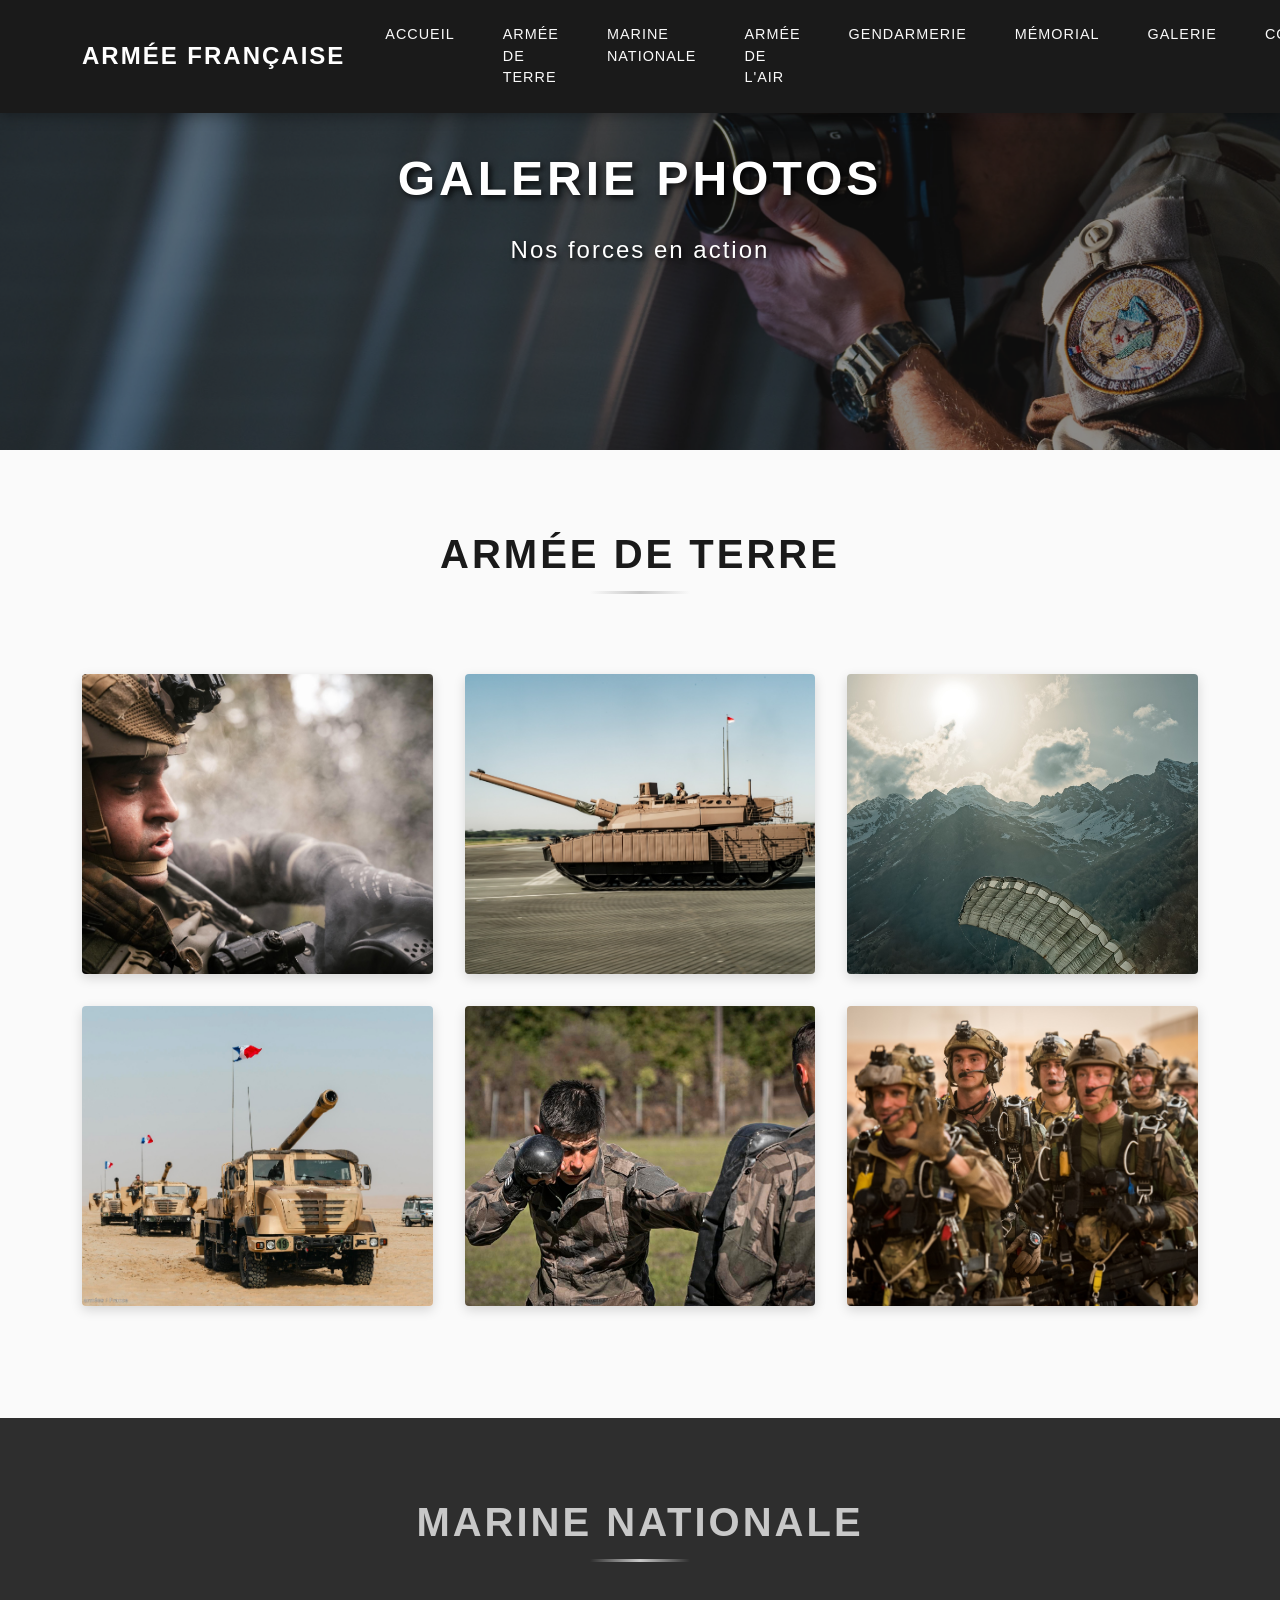
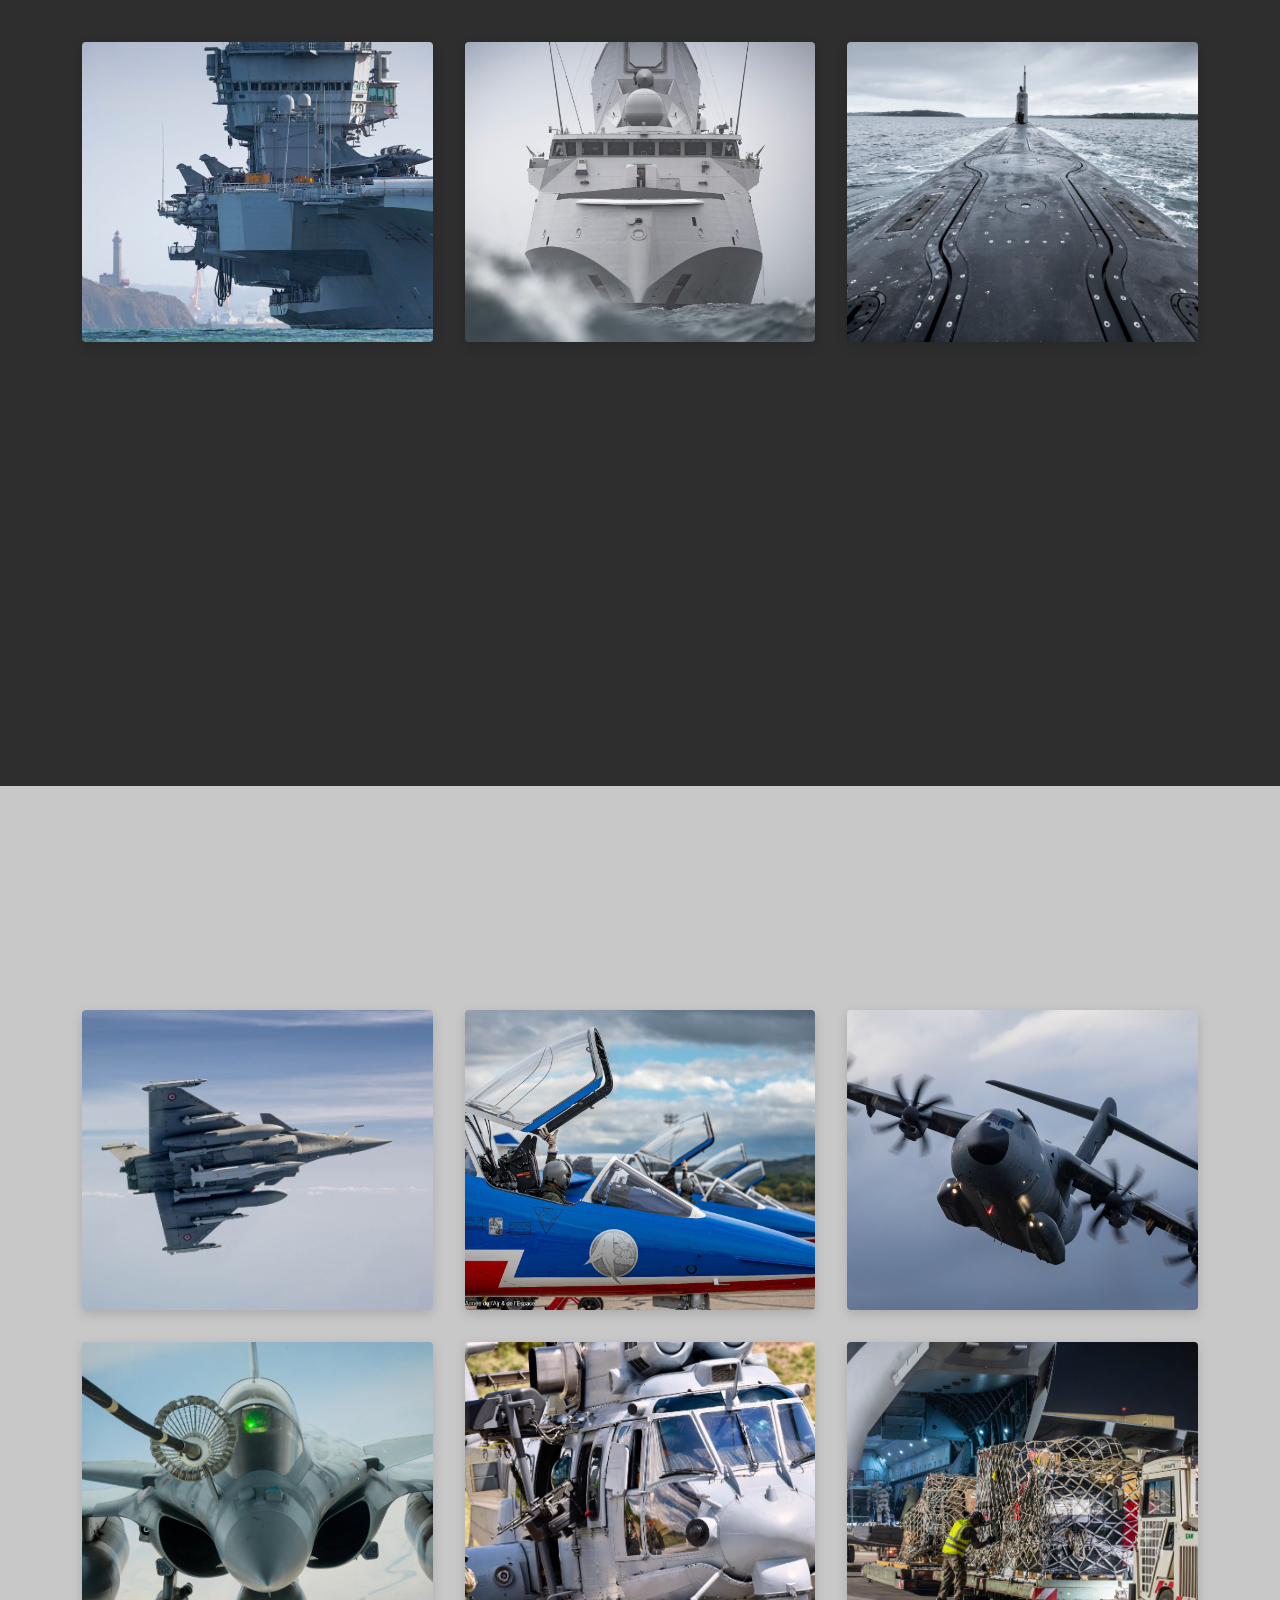
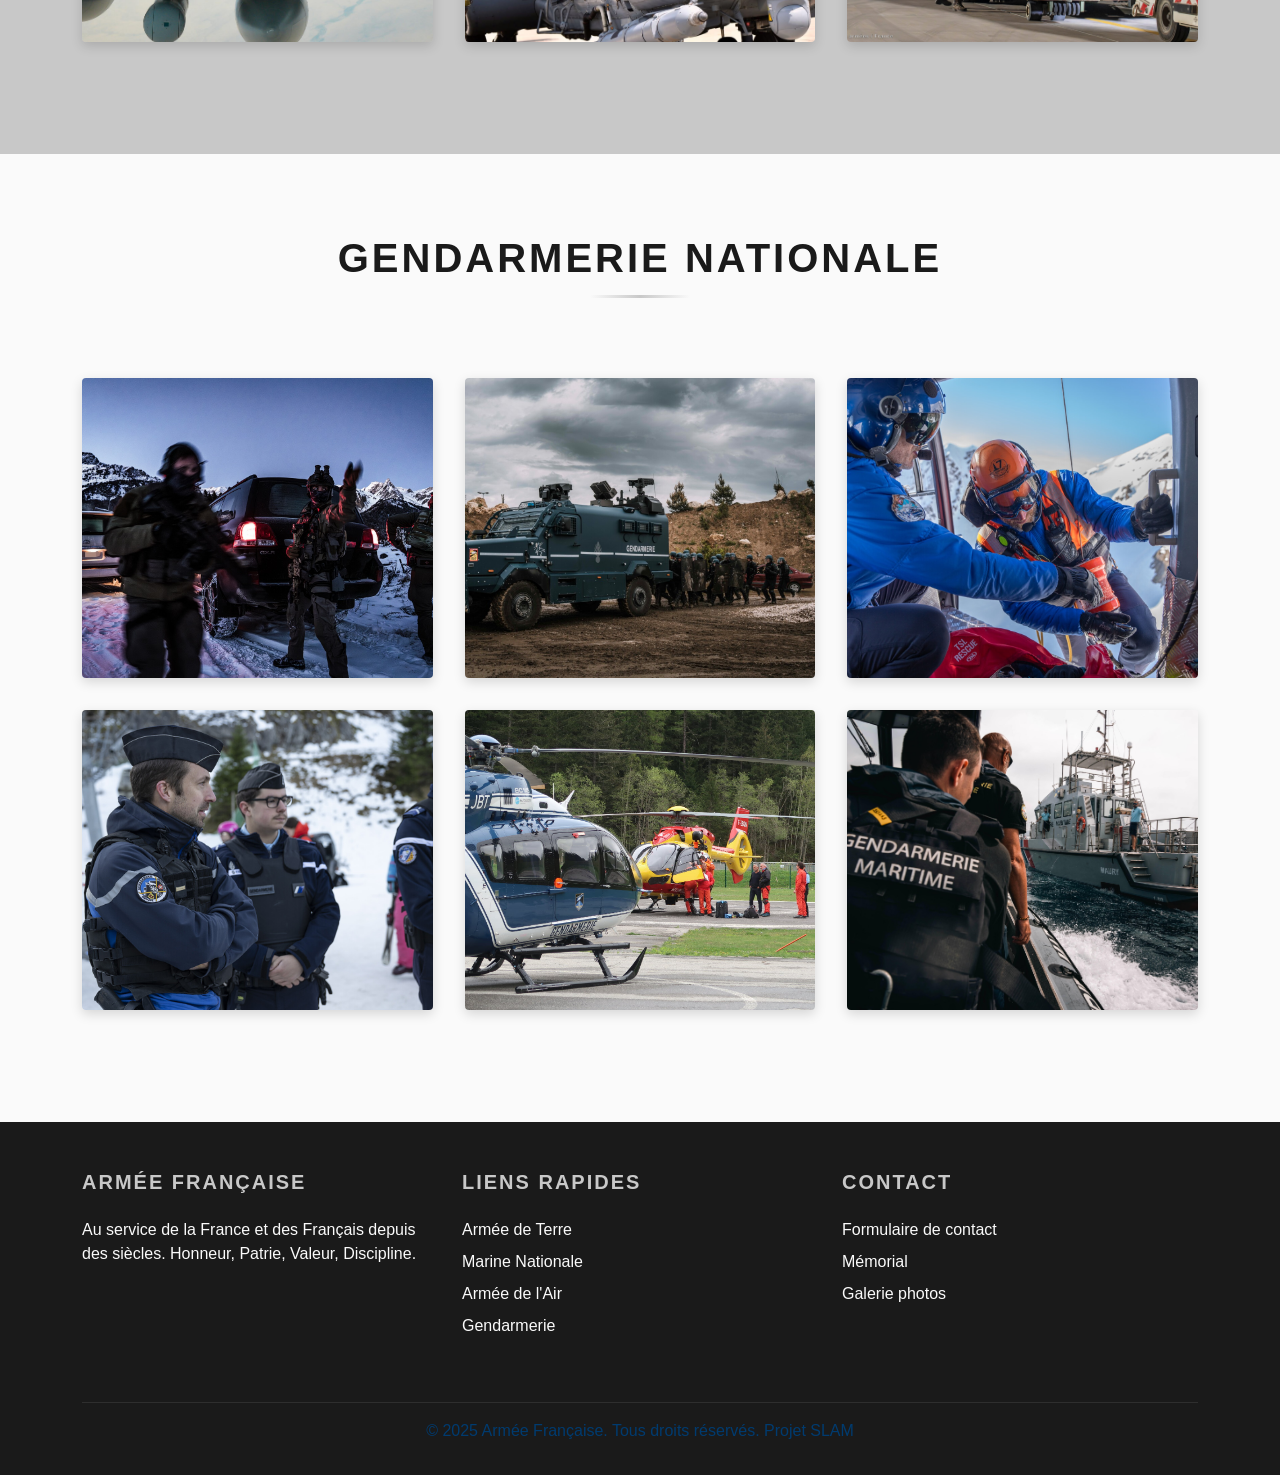
<file: portfolio.html>
<!DOCTYPE html>
<html lang="fr">
<head>
  <meta charset="UTF-8">
  <meta name="viewport" content="width=device-width, initial-scale=1.0">
  <title>Galerie Photos - Armée Française</title>
  <link href="https://cdn.jsdelivr.net/npm/bootstrap@5.3.2/dist/css/bootstrap.min.css" rel="stylesheet">
  <link rel="stylesheet" href="assets/css/portfolio.css">
</head>
<body>

  <nav class="navbar navbar-expand-lg navbar-dark fixed-top">
    <div class="container">
      <a class="navbar-brand" href="accueil.html">ARMÉE FRANÇAISE</a>
      <button class="navbar-toggler" type="button" data-bs-toggle="collapse" data-bs-target="#navbarNav">
        <span class="navbar-toggler-icon"></span>
      </button>
      <div class="collapse navbar-collapse" id="navbarNav">
        <ul class="navbar-nav ms-auto">
          <li class="nav-item">
            <a class="nav-link" href="accueil.html">Accueil</a>
          </li>
          <li class="nav-item">
            <a class="nav-link" href="terre.html">Armée de Terre</a>
          </li>
          <li class="nav-item">
            <a class="nav-link" href="marine.html">Marine Nationale</a>
          </li>
          <li class="nav-item">
            <a class="nav-link" href="air-espace.html">Armée de l'Air</a>
          </li>
          <li class="nav-item">
            <a class="nav-link" href="gendarmerie.html">Gendarmerie</a>
          </li>
          <li class="nav-item">
            <a class="nav-link" href="memorial.html">Mémorial</a>
          </li>
          <li class="nav-item">
            <a class="nav-link active" href="portfolio.html">Galerie</a>
          </li>
          <li class="nav-item">
            <a class="nav-link" href="contact.html">Contact</a>
          </li>
        </ul>
      </div>
    </div>
  </nav>

  <section class="hero-section" style="height: 50vh;">
    <img src="assets/img/Portfolio/hero-portfolio.jpg" alt="Galerie" class="hero-bg">
    <div class="hero-overlay"></div>
    <div class="hero-content">
      <h1 class="hero-title" style="font-size: 3rem;">Galerie Photos</h1>
      <p class="hero-subtitle">Nos forces en action</p>
    </div>
  </section>

  <section class="content-section content-section-light">
    <div class="container">
      <h2 class="section-title fade-in">Armée de Terre</h2>
      <div class="portfolio-grid">
        <div class="portfolio-item fade-in">
          <img src="assets/img/Portfolio/gallery-terre-1.jpg" alt="Armée de Terre 1">
          <div class="portfolio-overlay">
            <div class="portfolio-overlay-content">
              <h3>Infanterie en opération</h3>
              <p>Mission de combat</p>
            </div>
          </div>
        </div>
        <div class="portfolio-item fade-in">
          <img src="assets/img/Portfolio/gallery-terre-2.jpg" alt="Armée de Terre 2">
          <div class="portfolio-overlay">
            <div class="portfolio-overlay-content">
              <h3>Char Leclerc</h3>
              <p>Manœuvre tactique</p>
            </div>
          </div>
        </div>
        <div class="portfolio-item fade-in">
          <img src="assets/img/Portfolio/gallery-terre-3.jpg" alt="Armée de Terre 3">
          <div class="portfolio-overlay">
            <div class="portfolio-overlay-content">
              <h3>Parachutistes</h3>
              <p>Saut opérationnel</p>
            </div>
          </div>
        </div>
        <div class="portfolio-item fade-in">
          <img src="assets/img/Portfolio/gallery-terre-4.jpg" alt="Armée de Terre 4">
          <div class="portfolio-overlay">
            <div class="portfolio-overlay-content">
              <h3>Canon CAESAR</h3>
              <p>Tir d'artillerie</p>
            </div>
          </div>
        </div>
        <div class="portfolio-item fade-in">
          <img src="assets/img/Portfolio/gallery-terre-5.jpg" alt="Armée de Terre 5">
          <div class="portfolio-overlay">
            <div class="portfolio-overlay-content">
              <h3>Formation au combat</h3>
              <p>Entraînement tactique</p>
            </div>
          </div>
        </div>
        <div class="portfolio-item fade-in">
          <img src="assets/img/Portfolio/gallery-terre-6.jpg" alt="Armée de Terre 6">
          <div class="portfolio-overlay">
            <div class="portfolio-overlay-content">
              <h3>Opération extérieure</h3>
              <p>Théâtre africain</p>
            </div>
          </div>
        </div>
      </div>
    </div>
  </section>

  <section class="content-section content-section-dark">
    <div class="container">
      <h2 class="section-title fade-in" style="color: var(--coyote-tan);">Marine Nationale</h2>
      <div class="portfolio-grid">
        <div class="portfolio-item fade-in">
          <img src="assets/img/Portfolio/gallery-marine-1.jpg" alt="Marine 1">
          <div class="portfolio-overlay">
            <div class="portfolio-overlay-content">
              <h3>Charles de Gaulle</h3>
              <p>Porte-avions nucléaire</p>
            </div>
          </div>
        </div>
        <div class="portfolio-item fade-in">
          <img src="assets/img/Portfolio/gallery-marine-2.jpg" alt="Marine 2">
          <div class="portfolio-overlay">
            <div class="portfolio-overlay-content">
              <h3>Frégates FREMM</h3>
              <p>Escorte du groupe aéronaval</p>
            </div>
          </div>
        </div>
        <div class="portfolio-item fade-in">
          <img src="assets/img/Portfolio/gallery-marine-3.jpg" alt="Marine 3">
          <div class="portfolio-overlay">
            <div class="portfolio-overlay-content">
              <h3>Sous-marin nucléaire</h3>
              <p>Retour de mission</p>
            </div>
          </div>
        </div>
        <div class="portfolio-item fade-in">
          <img src="assets/img/Portfolio/gallery-marine-4.jpg" alt="Marine 4">
          <div class="portfolio-overlay">
            <div class="portfolio-overlay-content">
              <h3>Rafale Marine</h3>
              <p>Décollage du porte-avions</p>
            </div>
          </div>
        </div>
        <div class="portfolio-item fade-in">
          <img src="assets/img/Portfolio/gallery-marine-5.jpg" alt="Marine 5">
          <div class="portfolio-overlay">
            <div class="portfolio-overlay-content">
              <h3>Commandos Marine</h3>
              <p>Intervention nautique</p>
            </div>
          </div>
        </div>
        <div class="portfolio-item fade-in">
          <img src="assets/img/Portfolio/gallery-marine-6.jpg" alt="Marine 6">
          <div class="portfolio-overlay">
            <div class="portfolio-overlay-content">
              <h3>BPC Mistral</h3>
              <p>Projection de forces</p>
            </div>
          </div>
        </div>
      </div>
    </div>
  </section>

  <section class="content-section content-section-tan">
    <div class="container">
      <h2 class="section-title fade-in">Armée de l'Air et de l'Espace</h2>
      <div class="portfolio-grid">
        <div class="portfolio-item fade-in">
          <img src="assets/img/Portfolio/gallery-air-1.jpg" alt="Air 1">
          <div class="portfolio-overlay">
            <div class="portfolio-overlay-content">
              <h3>Rafale en vol</h3>
              <p>Patrouille aérienne</p>
            </div>
          </div>
        </div>
        <div class="portfolio-item fade-in">
          <img src="assets/img/Portfolio/gallery-air-2.jpg" alt="Air 2">
          <div class="portfolio-overlay">
            <div class="portfolio-overlay-content">
              <h3>Patrouille de France</h3>
              <p>Démonstration aérienne</p>
            </div>
          </div>
        </div>
        <div class="portfolio-item fade-in">
          <img src="assets/img/Portfolio/gallery-air-3.jpg" alt="Air 3">
          <div class="portfolio-overlay">
            <div class="portfolio-overlay-content">
              <h3>A400M Atlas</h3>
              <p>Transport stratégique</p>
            </div>
          </div>
        </div>
        <div class="portfolio-item fade-in">
          <img src="assets/img/Portfolio/gallery-air-4.jpg" alt="Air 4">
          <div class="portfolio-overlay">
            <div class="portfolio-overlay-content">
              <h3>Ravitaillement en vol</h3>
              <p>A330 MRTT Phénix</p>
            </div>
          </div>
        </div>
        <div class="portfolio-item fade-in">
          <img src="assets/img/Portfolio/gallery-air-5.jpg" alt="Air 5">
          <div class="portfolio-overlay">
            <div class="portfolio-overlay-content">
              <h3>Hélicoptère Caracal</h3>
              <p>Mission de sauvetage</p>
            </div>
          </div>
        </div>
        <div class="portfolio-item fade-in">
          <img src="assets/img/Portfolio/gallery-air-6.jpg" alt="Air 6">
          <div class="portfolio-overlay">
            <div class="portfolio-overlay-content">
              <h3>Base aérienne</h3>
              <p>Préparation de mission</p>
            </div>
          </div>
        </div>
      </div>
    </div>
  </section>

  <section class="content-section content-section-light">
    <div class="container">
      <h2 class="section-title fade-in">Gendarmerie Nationale</h2>
      <div class="portfolio-grid">
        <div class="portfolio-item fade-in">
          <img src="assets/img/Portfolio/gallery-gend-1.jpg" alt="Gendarmerie 1">
          <div class="portfolio-overlay">
            <div class="portfolio-overlay-content">
              <h3>GIGN</h3>
              <p>Entraînement tactique</p>
            </div>
          </div>
        </div>
        <div class="portfolio-item fade-in">
          <img src="assets/img/Portfolio/gallery-gend-2.jpg" alt="Gendarmerie 2">
          <div class="portfolio-overlay">
            <div class="portfolio-overlay-content">
              <h3>Gendarmerie Mobile</h3>
              <p>Maintien de l'ordre</p>
            </div>
          </div>
        </div>
        <div class="portfolio-item fade-in">
          <img src="assets/img/Portfolio/gallery-gend-3.jpg" alt="Gendarmerie 3">
          <div class="portfolio-overlay">
            <div class="portfolio-overlay-content">
              <h3>PGHM</h3>
              <p>Secours en montagne</p>
            </div>
          </div>
        </div>
        <div class="portfolio-item fade-in">
          <img src="assets/img/Portfolio/gallery-gend-4.jpg" alt="Gendarmerie 4">
          <div class="portfolio-overlay">
            <div class="portfolio-overlay-content">
              <h3>Patrouille</h3>
              <p>Sécurité publique</p>
            </div>
          </div>
        </div>
        <div class="portfolio-item fade-in">
          <img src="assets/img/Portfolio/gallery-gend-5.jpg" alt="Gendarmerie 5">
          <div class="portfolio-overlay">
            <div class="portfolio-overlay-content">
              <h3>Surveillance aérienne</h3>
              <p>Hélicoptère de gendarmerie</p>
            </div>
          </div>
        </div>
        <div class="portfolio-item fade-in">
          <img src="assets/img/Portfolio/gallery-gend-6.jpg" alt="Gendarmerie 6">
          <div class="portfolio-overlay">
            <div class="portfolio-overlay-content">
              <h3>Gendarmerie Maritime</h3>
              <p>Contrôle en mer</p>
            </div>
          </div>
        </div>
      </div>
    </div>
  </section>

  <footer>
    <div class="container">
      <div class="row">
        <div class="col-md-4 mb-4">
          <h5>Armée Française</h5>
          <p>Au service de la France et des Français depuis des siècles. Honneur, Patrie, Valeur, Discipline.</p>
        </div>
        <div class="col-md-4 mb-4">
          <h5>Liens Rapides</h5>
          <a href="terre.html">Armée de Terre</a>
          <a href="marine.html">Marine Nationale</a>
          <a href="air-espace.html">Armée de l'Air</a>
          <a href="gendarmerie.html">Gendarmerie</a>
        </div>
        <div class="col-md-4 mb-4">
          <h5>Contact</h5>
          <a href="contact.html">Formulaire de contact</a>
          <a href="memorial.html">Mémorial</a>
          <a href="portfolio.html">Galerie photos</a>
        </div>
      </div>
      <div class="footer-bottom">
        <p>&copy; 2025 Armée Française. Tous droits réservés. Projet SLAM</p>
      </div>
    </div>
  </footer>

  <script src="https://cdn.jsdelivr.net/npm/bootstrap@5.3.2/dist/js/bootstrap.bundle.min.js"></script>
  <script src="assets/js/script.js"></script>
</body>
</html>
</file>
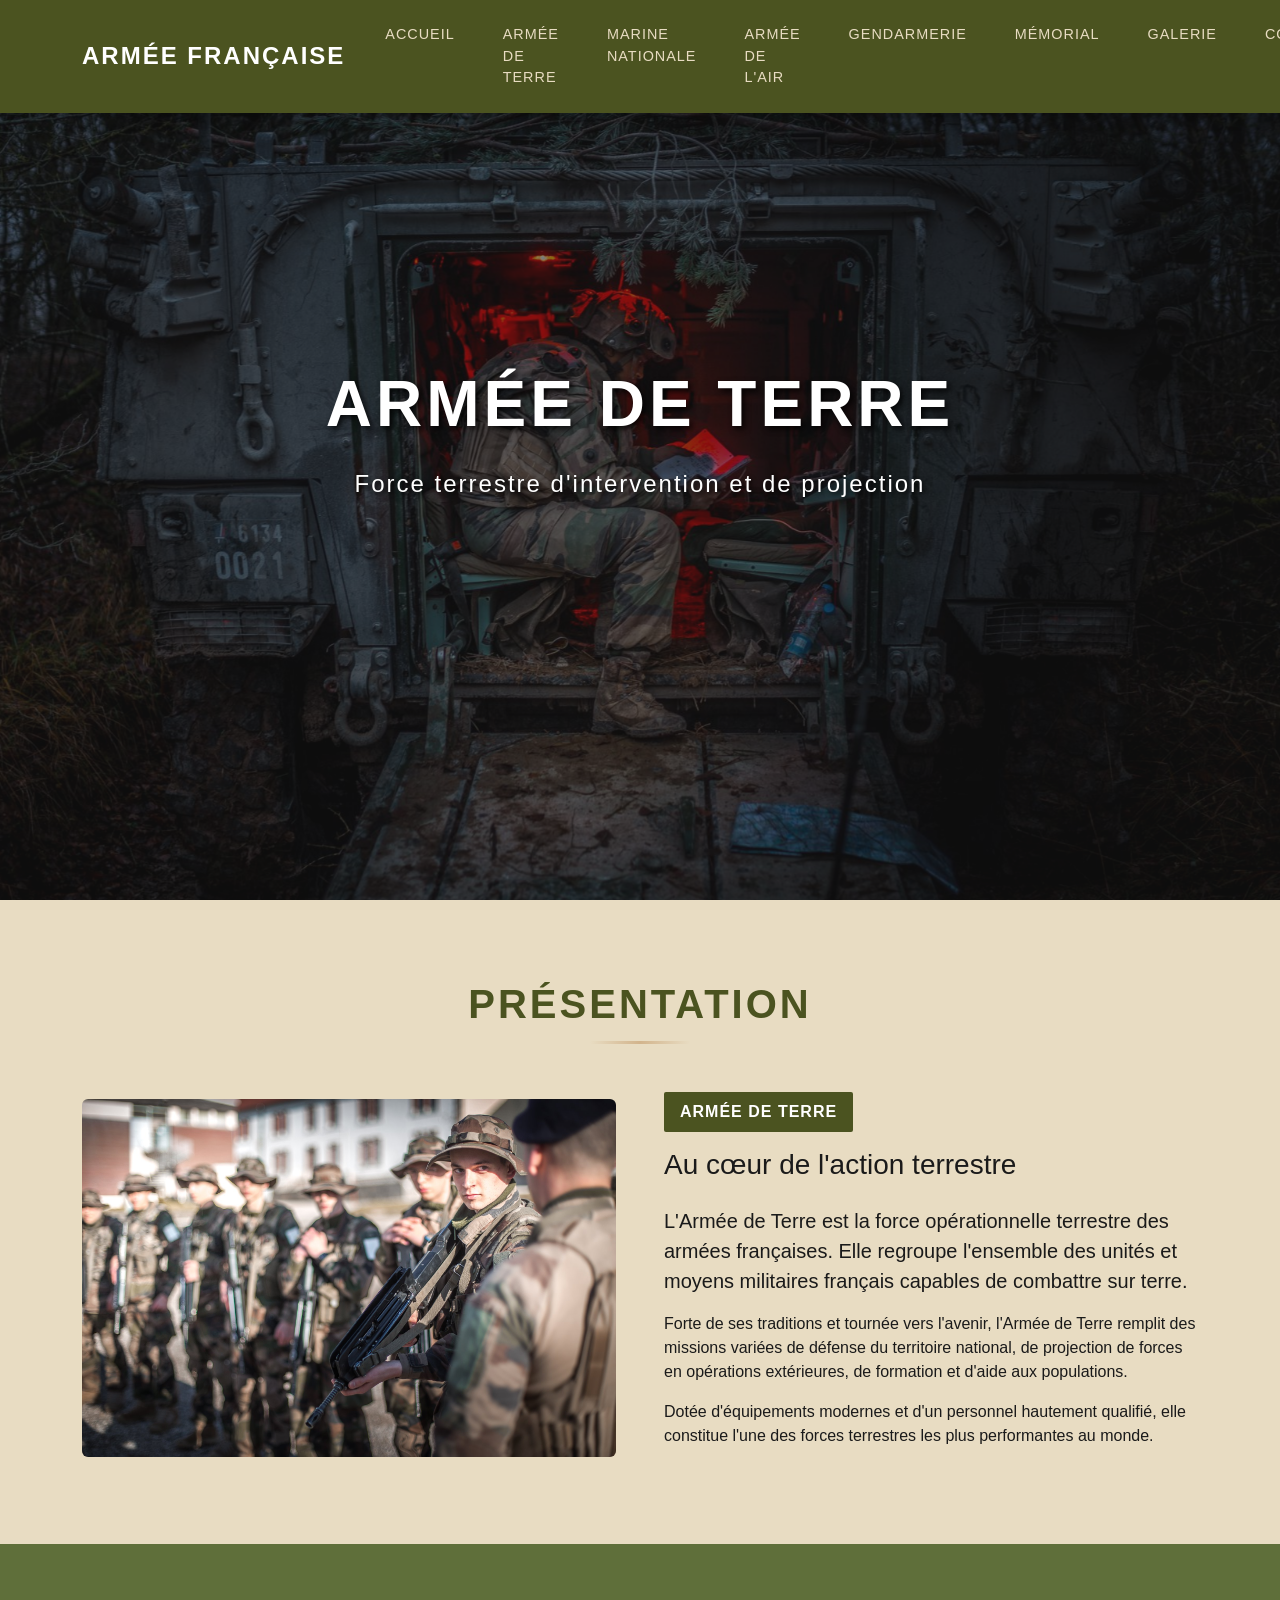
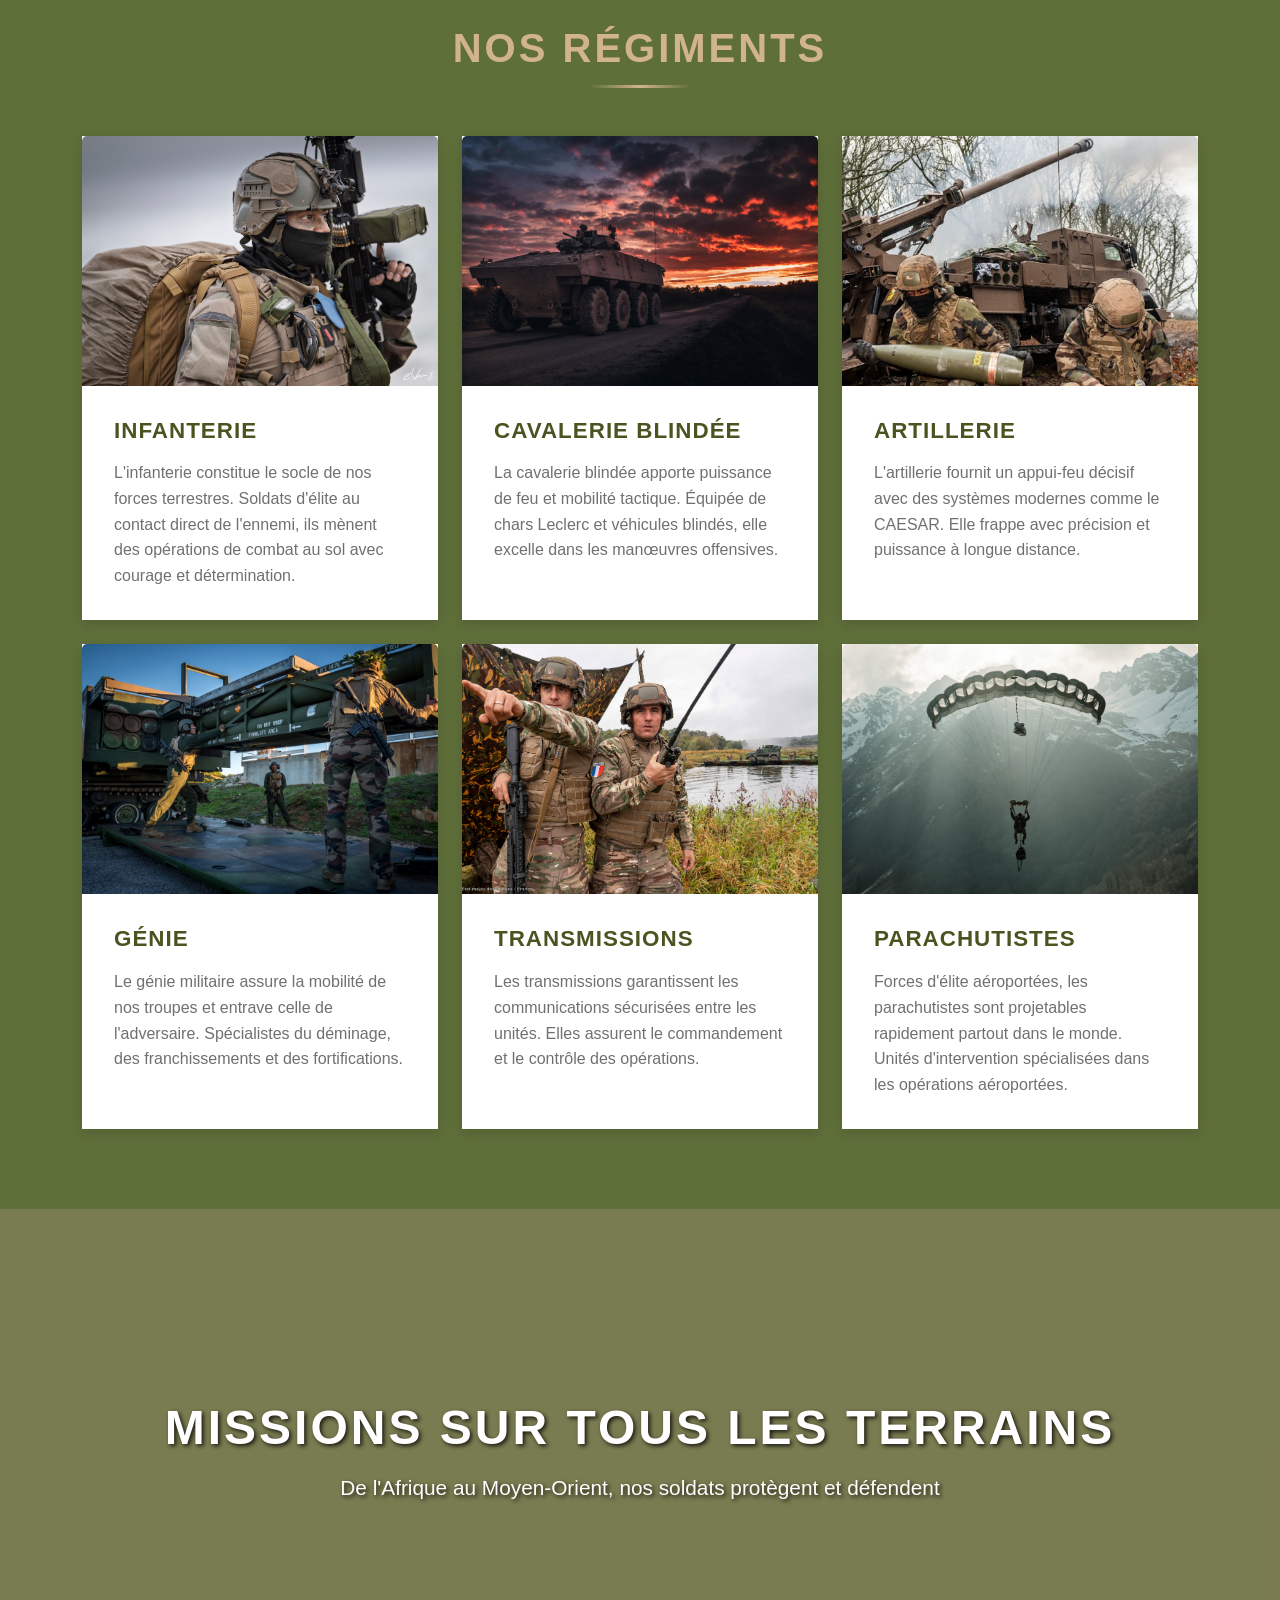
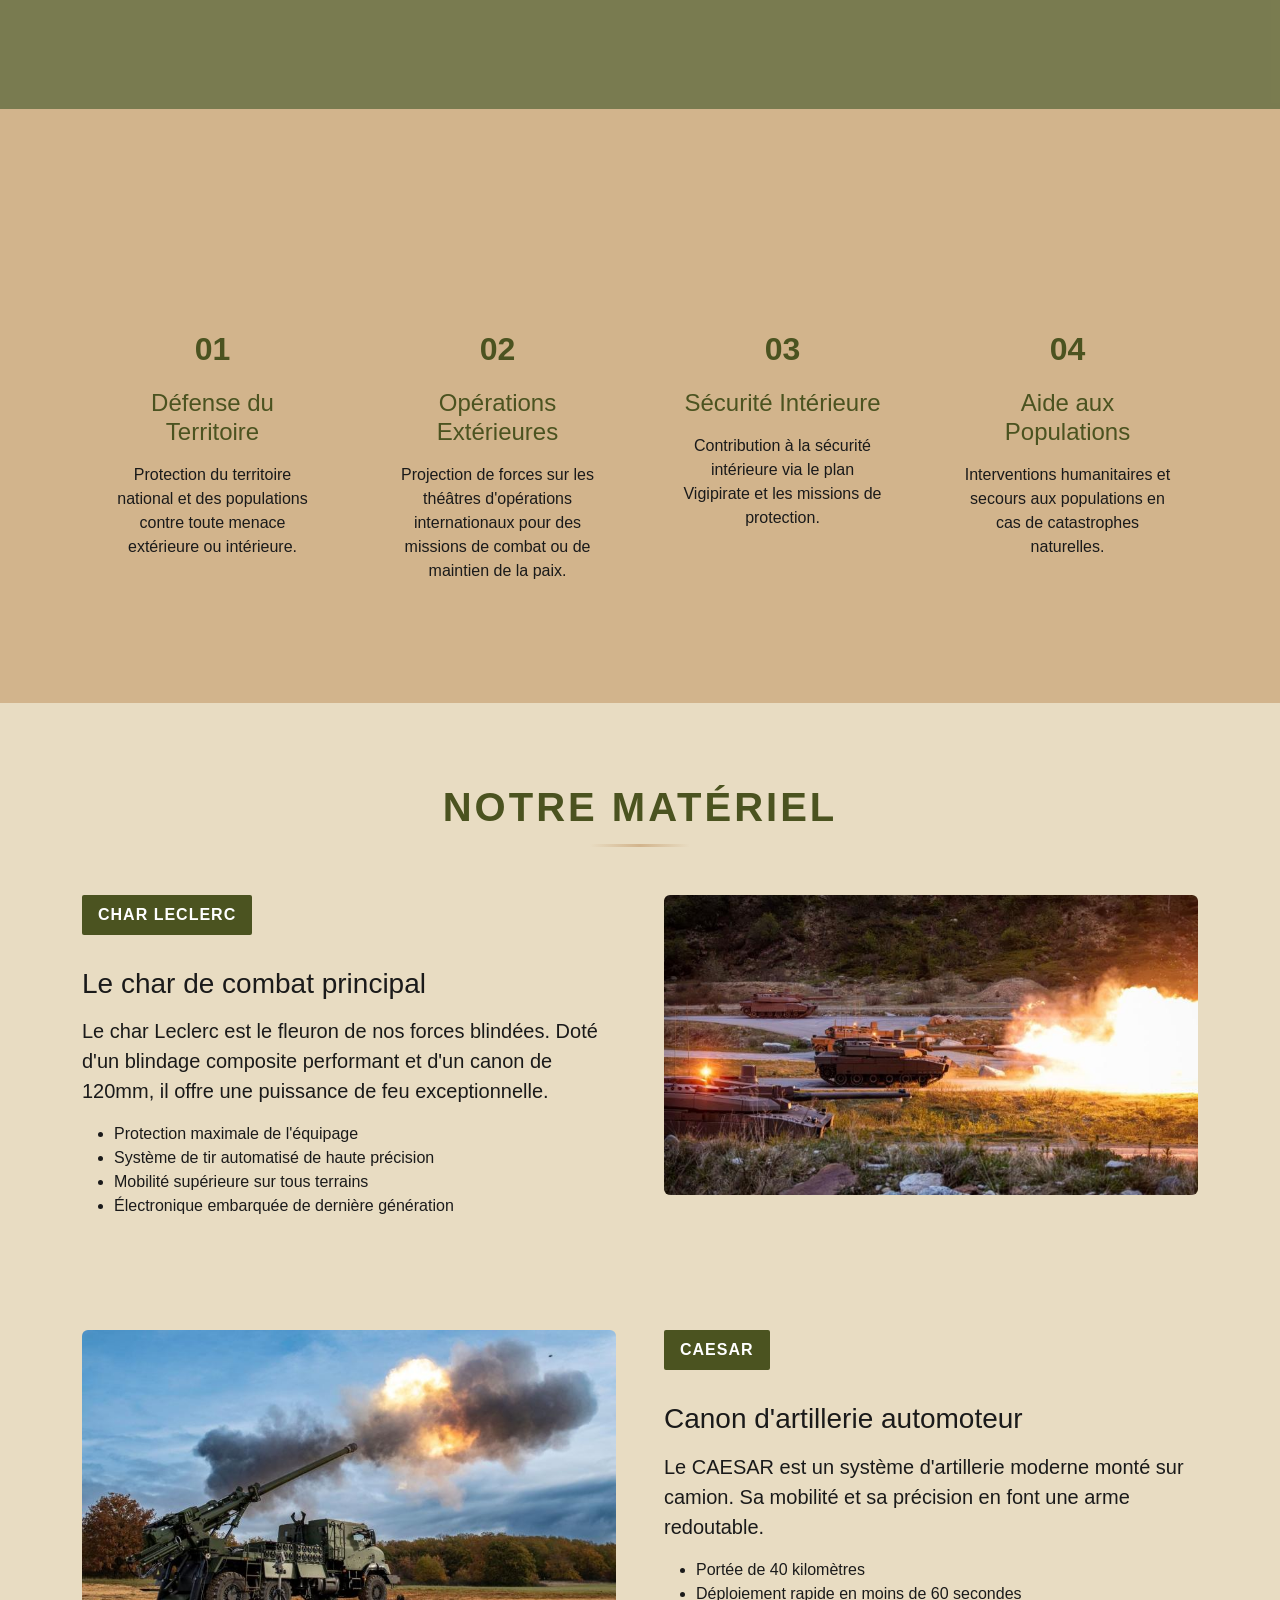
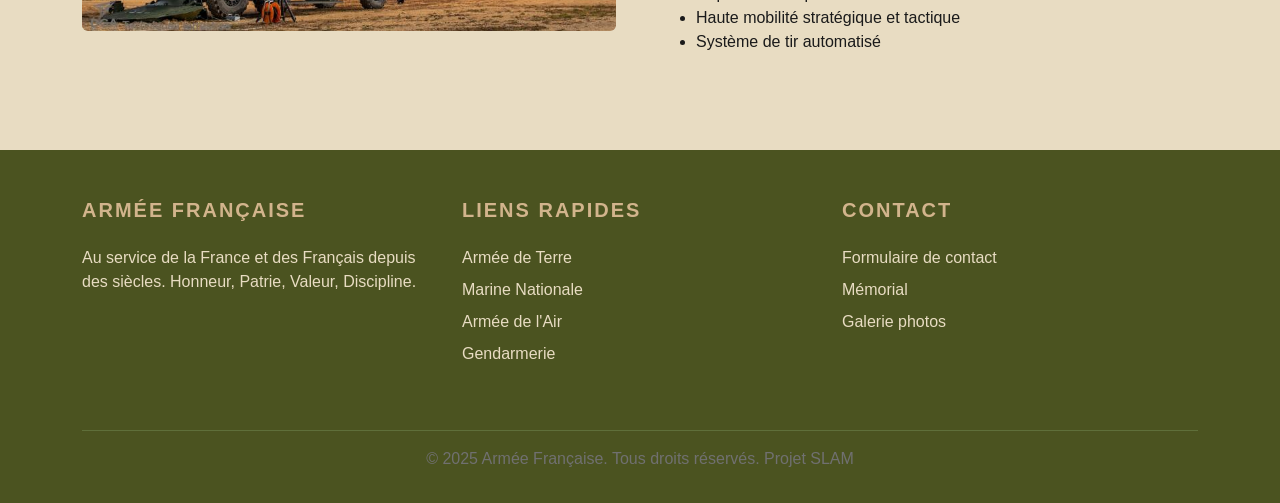
<file: terre.html>
<!DOCTYPE html>
<html lang="fr">
<head>
  <meta charset="UTF-8">
  <meta name="viewport" content="width=device-width, initial-scale=1.0">
  <title>Armée de Terre - Forces Armées Françaises</title>
  <link href="https://cdn.jsdelivr.net/npm/bootstrap@5.3.2/dist/css/bootstrap.min.css" rel="stylesheet">
  <link rel="stylesheet" href="assets/css/style.css">
</head>
<body>

  <nav class="navbar navbar-expand-lg navbar-dark fixed-top">
    <div class="container">
      <a class="navbar-brand" href="accueil.html">ARMÉE FRANÇAISE</a>
      <button class="navbar-toggler" type="button" data-bs-toggle="collapse" data-bs-target="#navbarNav">
        <span class="navbar-toggler-icon"></span>
      </button>
      <div class="collapse navbar-collapse" id="navbarNav">
        <ul class="navbar-nav ms-auto">
          <li class="nav-item">
            <a class="nav-link" href="accueil.html">Accueil</a>
          </li>
          <li class="nav-item">
            <a class="nav-link active" href="terre.html">Armée de Terre</a>
          </li>
          <li class="nav-item">
            <a class="nav-link" href="marine.html">Marine Nationale</a>
          </li>
          <li class="nav-item">
            <a class="nav-link" href="air-espace.html">Armée de l'Air</a>
          </li>
          <li class="nav-item">
            <a class="nav-link" href="gendarmerie.html">Gendarmerie</a>
          </li>
          <li class="nav-item">
            <a class="nav-link" href="memorial.html">Mémorial</a>
          </li>
          <li class="nav-item">
            <a class="nav-link" href="portfolio.html">Galerie</a>
          </li>
          <li class="nav-item">
            <a class="nav-link" href="contact.html">Contact</a>
          </li>
        </ul>
      </div>
    </div>
  </nav>

  <section class="hero-section">
    <img src="assets/img/Terre/hero-terre.jpg" alt="Armée de Terre" class="hero-bg">
    <div class="hero-overlay"></div>
    <div class="hero-content">
      <h1 class="hero-title">Armée de Terre</h1>
      <p class="hero-subtitle">Force terrestre d'intervention et de projection</p>
    </div>
  </section>

  <section class="content-section content-section-light">
    <div class="container">
      <h2 class="section-title fade-in">Présentation</h2>
      <div class="row g-5 align-items-center">
        <div class="col-lg-6 slide-in-left">
          <div class="image-zoom">
            <img src="assets/img/Terre/terre-presentation.jpg" alt="Présentation Armée de Terre" class="img-fluid rounded">
          </div>
        </div>
        <div class="col-lg-6 slide-in-right">
          <span class="badge-military">Armée de Terre</span>
          <h3 class="mb-4">Au cœur de l'action terrestre</h3>
          <p class="lead">L'Armée de Terre est la force opérationnelle terrestre des armées françaises. Elle regroupe l'ensemble des unités et moyens militaires français capables de combattre sur terre.</p>
          <p>Forte de ses traditions et tournée vers l'avenir, l'Armée de Terre remplit des missions variées de défense du territoire national, de projection de forces en opérations extérieures, de formation et d'aide aux populations.</p>
          <p>Dotée d'équipements modernes et d'un personnel hautement qualifié, elle constitue l'une des forces terrestres les plus performantes au monde.</p>
        </div>
      </div>
    </div>
  </section>

  <section class="content-section content-section-dark">
    <div class="container">
      <h2 class="section-title fade-in" style="color: var(--coyote-tan);">Nos Régiments</h2>
      <div class="row g-4">
        <div class="col-md-4 fade-in">
          <div class="card card-military h-100">
            <img src="assets/img/Terre/regiment-infanterie.jpg" class="card-img-top" alt="Infanterie">
            <div class="card-body">
              <h5 class="card-title">Infanterie</h5>
              <p class="card-text">L'infanterie constitue le socle de nos forces terrestres. Soldats d'élite au contact direct de l'ennemi, ils mènent des opérations de combat au sol avec courage et détermination.</p>
            </div>
          </div>
        </div>
        <div class="col-md-4 fade-in">
          <div class="card card-military h-100">
            <img src="assets/img/Terre/regiment-cavalerie.jpg" class="card-img-top" alt="Cavalerie">
            <div class="card-body">
              <h5 class="card-title">Cavalerie Blindée</h5>
              <p class="card-text">La cavalerie blindée apporte puissance de feu et mobilité tactique. Équipée de chars Leclerc et véhicules blindés, elle excelle dans les manœuvres offensives.</p>
            </div>
          </div>
        </div>
        <div class="col-md-4 fade-in">
          <div class="card card-military h-100">
            <img src="assets/img/Terre/regiment-artillerie.jpg" class="card-img-top" alt="Artillerie">
            <div class="card-body">
              <h5 class="card-title">Artillerie</h5>
              <p class="card-text">L'artillerie fournit un appui-feu décisif avec des systèmes modernes comme le CAESAR. Elle frappe avec précision et puissance à longue distance.</p>
            </div>
          </div>
        </div>
        <div class="col-md-4 fade-in">
          <div class="card card-military h-100">
            <img src="assets/img/Terre/regiment-genie.jpg" class="card-img-top" alt="Génie">
            <div class="card-body">
              <h5 class="card-title">Génie</h5>
              <p class="card-text">Le génie militaire assure la mobilité de nos troupes et entrave celle de l'adversaire. Spécialistes du déminage, des franchissements et des fortifications.</p>
            </div>
          </div>
        </div>
        <div class="col-md-4 fade-in">
          <div class="card card-military h-100">
            <img src="assets/img/Terre/regiment-transmission.jpg" class="card-img-top" alt="Transmissions">
            <div class="card-body">
              <h5 class="card-title">Transmissions</h5>
              <p class="card-text">Les transmissions garantissent les communications sécurisées entre les unités. Elles assurent le commandement et le contrôle des opérations.</p>
            </div>
          </div>
        </div>
        <div class="col-md-4 fade-in">
          <div class="card card-military h-100">
            <img src="assets/img/Terre/regiment-parachutiste.jpg" class="card-img-top" alt="Parachutistes">
            <div class="card-body">
              <h5 class="card-title">Parachutistes</h5>
              <p class="card-text">Forces d'élite aéroportées, les parachutistes sont projetables rapidement partout dans le monde. Unités d'intervention spécialisées dans les opérations aéroportées.</p>
            </div>
          </div>
        </div>
      </div>
    </div>
  </section>

  <section class="parallax-section" style="background-image: url('assets/img/Terre/parallax-terre.jpg');">
    <div class="parallax-overlay"></div>
    <div class="parallax-content">
      <h2>Missions sur tous les terrains</h2>
      <p>De l'Afrique au Moyen-Orient, nos soldats protègent et défendent</p>
    </div>
  </section>

  <section class="content-section content-section-tan">
    <div class="container">
      <h2 class="section-title fade-in">Nos Missions</h2>
      <div class="row g-4">
        <div class="col-md-6 col-lg-3 fade-in">
          <div class="text-center p-4">
            <div class="stat-number" style="font-size: 2rem; color: var(--kaki-dark);" data-value="1">01</div>
            <h4 class="mt-3 mb-3" style="color: var(--kaki-dark);">Défense du Territoire</h4>
            <p>Protection du territoire national et des populations contre toute menace extérieure ou intérieure.</p>
          </div>
        </div>
        <div class="col-md-6 col-lg-3 fade-in">
          <div class="text-center p-4">
            <div class="stat-number" style="font-size: 2rem; color: var(--kaki-dark);" data-value="2">02</div>
            <h4 class="mt-3 mb-3" style="color: var(--kaki-dark);">Opérations Extérieures</h4>
            <p>Projection de forces sur les théâtres d'opérations internationaux pour des missions de combat ou de maintien de la paix.</p>
          </div>
        </div>
        <div class="col-md-6 col-lg-3 fade-in">
          <div class="text-center p-4">
            <div class="stat-number" style="font-size: 2rem; color: var(--kaki-dark);" data-value="3">03</div>
            <h4 class="mt-3 mb-3" style="color: var(--kaki-dark);">Sécurité Intérieure</h4>
            <p>Contribution à la sécurité intérieure via le plan Vigipirate et les missions de protection.</p>
          </div>
        </div>
        <div class="col-md-6 col-lg-3 fade-in">
          <div class="text-center p-4">
            <div class="stat-number" style="font-size: 2rem; color: var(--kaki-dark);" data-value="4">04</div>
            <h4 class="mt-3 mb-3" style="color: var(--kaki-dark);">Aide aux Populations</h4>
            <p>Interventions humanitaires et secours aux populations en cas de catastrophes naturelles.</p>
          </div>
        </div>
      </div>
    </div>
  </section>

  <section class="content-section content-section-light">
    <div class="container">
      <h2 class="section-title fade-in">Notre Matériel</h2>
      <div class="row g-5">
        <div class="col-lg-6 slide-in-left">
          <span class="badge-military">Char Leclerc</span>
          <h3 class="mb-3 mt-3">Le char de combat principal</h3>
          <p class="lead">Le char Leclerc est le fleuron de nos forces blindées. Doté d'un blindage composite performant et d'un canon de 120mm, il offre une puissance de feu exceptionnelle.</p>
          <ul>
            <li>Protection maximale de l'équipage</li>
            <li>Système de tir automatisé de haute précision</li>
            <li>Mobilité supérieure sur tous terrains</li>
            <li>Électronique embarquée de dernière génération</li>
          </ul>
        </div>
        <div class="col-lg-6 slide-in-right">
          <div class="image-zoom">
            <img src="assets/img/Terre/materiel-leclerc.jpg" alt="Char Leclerc" class="img-fluid rounded">
          </div>
        </div>
      </div>

      <div class="row g-5 mt-5">
        <div class="col-lg-6 slide-in-left order-lg-2">
          <span class="badge-military">CAESAR</span>
          <h3 class="mb-3 mt-3">Canon d'artillerie automoteur</h3>
          <p class="lead">Le CAESAR est un système d'artillerie moderne monté sur camion. Sa mobilité et sa précision en font une arme redoutable.</p>
          <ul>
            <li>Portée de 40 kilomètres</li>
            <li>Déploiement rapide en moins de 60 secondes</li>
            <li>Haute mobilité stratégique et tactique</li>
            <li>Système de tir automatisé</li>
          </ul>
        </div>
        <div class="col-lg-6 slide-in-right order-lg-1">
          <div class="image-zoom">
            <img src="assets/img/Terre/materiel-caesar.jpg" alt="CAESAR" class="img-fluid rounded">
          </div>
        </div>
      </div>
    </div>
  </section>

  <footer>
    <div class="container">
      <div class="row">
        <div class="col-md-4 mb-4">
          <h5>Armée Française</h5>
          <p>Au service de la France et des Français depuis des siècles. Honneur, Patrie, Valeur, Discipline.</p>
        </div>
        <div class="col-md-4 mb-4">
          <h5>Liens Rapides</h5>
          <a href="terre.html">Armée de Terre</a>
          <a href="marine.html">Marine Nationale</a>
          <a href="air-espace.html">Armée de l'Air</a>
          <a href="gendarmerie.html">Gendarmerie</a>
        </div>
        <div class="col-md-4 mb-4">
          <h5>Contact</h5>
          <a href="contact.html">Formulaire de contact</a>
          <a href="memorial.html">Mémorial</a>
          <a href="portfolio.html">Galerie photos</a>
        </div>
      </div>
      <div class="footer-bottom">
        <p>&copy; 2025 Armée Française. Tous droits réservés. Projet SLAM</p>
      </div>
    </div>
  </footer>

  <script src="https://cdn.jsdelivr.net/npm/bootstrap@5.3.2/dist/js/bootstrap.bundle.min.js"></script>
  <script src="assets/js/script.js"></script>
</body>
</html>
</file>
<file: assets/css/gendarmerie.css>
:root {
--kaki-dark: #003A70;      /* Bleu gendarmerie */
--kaki-medium: #1C4E89;    /* Bleu renforcé */
--coyote-tan: #1A1A1A;     /* Noir équipement */
--beige-light: #E4E4E4;    /* Gris uniforme clair */
--white: #FFFFFF;
--black: #1A1A1A;
--steel-grey: #A60000;     /* Rouge insigne */

}

* {
  margin: 0;
  padding: 0;
  box-sizing: border-box;
}

body {
  font-family: 'Segoe UI', Tahoma, Geneva, Verdana, sans-serif;
  color: var(--black);
  background-color: var(--beige-light);
  overflow-x: hidden;
}

html {
  scroll-behavior: smooth;
}

.navbar {
  background-color: var(--kaki-dark) !important;
  padding: 1rem 0;
  box-shadow: 0 4px 12px rgba(0, 0, 0, 0.3);
  transition: all 0.3s ease;
}

.navbar-scrolled {
  padding: 0.5rem 0;
}

.navbar-brand {
  color: var(--white) !important;
  font-weight: 700;
  font-size: 1.5rem;
  letter-spacing: 2px;
  text-transform: uppercase;
  transition: all 0.3s ease;
}

.navbar-brand:hover {
  color: var(--coyote-tan) !important;
  transform: scale(1.05);
}

.nav-link {
  color: var(--beige-light) !important;
  font-weight: 500;
  margin: 0 0.5rem;
  padding: 0.5rem 1rem !important;
  position: relative;
  transition: all 0.3s ease;
  text-transform: uppercase;
  font-size: 0.9rem;
  letter-spacing: 1px;
}

.nav-link::after {
  content: '';
  position: absolute;
  bottom: 0;
  left: 50%;
  width: 0;
  height: 2px;
  background-color: var(--coyote-tan);
  transition: all 0.3s ease;
  transform: translateX(-50%);
}

.nav-link:hover {
  color: var(--coyote-tan) !important;
}

.nav-link:hover::after {
  width: 80%;
}

.hero-section {
  position: relative;
  height: 100vh;
  display: flex;
  align-items: center;
  justify-content: center;
  overflow: hidden;
  background: linear-gradient(135deg, var(--kaki-dark) 0%, var(--kaki-medium) 100%);
}

.hero-overlay {
  position: absolute;
  top: 0;
  left: 0;
  width: 100%;
  height: 100%;
  background: rgba(26, 26, 26, 0.5);
  z-index: 1;
}

.hero-bg {
  position: absolute;
  top: 0;
  left: 0;
  width: 100%;
  height: 100%;
  object-fit: cover;
  transform: scale(1.1);
  transition: transform 8s ease-out;
}

.hero-section:hover .hero-bg {
  transform: scale(1.15);
}

.hero-content {
  position: relative;
  z-index: 2;
  text-align: center;
  color: var(--white);
  animation: fadeInUp 1s ease-out;
}

.hero-title {
  font-size: 4rem;
  font-weight: 700;
  margin-bottom: 1.5rem;
  text-transform: uppercase;
  letter-spacing: 4px;
  text-shadow: 3px 3px 6px rgba(0, 0, 0, 0.8);
}

.hero-subtitle {
  font-size: 1.5rem;
  margin-bottom: 2rem;
  font-weight: 300;
  letter-spacing: 2px;
  text-shadow: 2px 2px 4px rgba(0, 0, 0, 0.8);
}

.btn-military {
  background-color: var(--kaki-dark);
  color: var(--white);
  padding: 1rem 2.5rem;
  border: 2px solid var(--coyote-tan);
  border-radius: 2px;
  font-weight: 600;
  text-transform: uppercase;
  letter-spacing: 2px;
  transition: all 0.3s ease;
  position: relative;
  overflow: hidden;
  z-index: 1;
}

.btn-military::before {
  content: '';
  position: absolute;
  top: 0;
  left: -100%;
  width: 100%;
  height: 100%;
  background-color: var(--coyote-tan);
  transition: all 0.4s ease;
  z-index: -1;
}

.btn-military:hover {
  color: var(--kaki-dark);
  border-color: var(--coyote-tan);
  transform: translateY(-2px);
  box-shadow: 0 8px 20px rgba(0, 0, 0, 0.3);
}

.btn-military:hover::before {
  left: 0;
}

.section-title {
  font-size: 2.5rem;
  font-weight: 700;
  text-align: center;
  margin-bottom: 3rem;
  color: var(--kaki-dark);
  text-transform: uppercase;
  letter-spacing: 3px;
  position: relative;
  padding-bottom: 1rem;
}

.section-title::after {
  content: '';
  position: absolute;
  bottom: 0;
  left: 50%;
  transform: translateX(-50%);
  width: 100px;
  height: 3px;
  background: linear-gradient(90deg, transparent, var(--coyote-tan), transparent);
}

.card-military {
  background-color: var(--white);
  border: none;
  border-radius: 0;
  box-shadow: 0 4px 12px rgba(0, 0, 0, 0.15);
  transition: all 0.4s ease;
  overflow: hidden;
  position: relative;
}

.card-military::before {
  content: '';
  position: absolute;
  top: 0;
  left: 0;
  width: 100%;
  height: 4px;
  background: linear-gradient(90deg, var(--kaki-dark), var(--coyote-tan));
  transform: scaleX(0);
  transition: transform 0.4s ease;
}

.card-military:hover::before {
  transform: scaleX(1);
}

.card-military:hover {
  transform: translateY(-10px);
  box-shadow: 0 12px 30px rgba(0, 0, 0, 0.25);
}

.card-military img {
  transition: transform 0.5s ease;
  object-fit: cover;
  height: 250px;
}

.card-military:hover img {
  transform: scale(1.1);
}

.card-military .card-body {
  padding: 2rem;
}

.card-military .card-title {
  color: var(--kaki-dark);
  font-weight: 700;
  font-size: 1.4rem;
  margin-bottom: 1rem;
  text-transform: uppercase;
  letter-spacing: 1px;
}

.card-military .card-text {
  color: var(--steel-grey);
  line-height: 1.6;
}

.parallax-section {
  position: relative;
  height: 500px;
  background-attachment: fixed;
  background-position: center;
  background-repeat: no-repeat;
  background-size: cover;
  display: flex;
  align-items: center;
  justify-content: center;
}

.parallax-overlay {
  position: absolute;
  top: 0;
  left: 0;
  width: 100%;
  height: 100%;
  background: rgba(75, 83, 32, 0.7);
}

.parallax-content {
  position: relative;
  z-index: 2;
  color: var(--white);
  text-align: center;
  padding: 2rem;
}

.parallax-content h2 {
  font-size: 3rem;
  font-weight: 700;
  margin-bottom: 1rem;
  text-transform: uppercase;
  letter-spacing: 3px;
  text-shadow: 2px 2px 4px rgba(0, 0, 0, 0.8);
}

.parallax-content p {
  font-size: 1.3rem;
  text-shadow: 2px 2px 4px rgba(0, 0, 0, 0.8);
}

.image-zoom {
  overflow: hidden;
  border-radius: 4px;
}

.image-zoom img {
  transition: transform 0.5s ease;
  width: 100%;
  height: auto;
}

.image-zoom:hover img {
  transform: scale(1.15);
}

.fade-in {
  opacity: 0;
  transform: translateY(30px);
  transition: all 0.8s ease-out;
}

.fade-in.visible {
  opacity: 1;
  transform: translateY(0);
}

.slide-in-left {
  opacity: 0;
  transform: translateX(-50px);
  transition: all 0.8s ease-out;
}

.slide-in-left.visible {
  opacity: 1;
  transform: translateX(0);
}

.slide-in-right {
  opacity: 0;
  transform: translateX(50px);
  transition: all 0.8s ease-out;
}

.slide-in-right.visible {
  opacity: 1;
  transform: translateX(0);
}

.content-section {
  padding: 5rem 0;
}

.content-section-dark {
  background-color: var(--kaki-medium);
  color: var(--white);
}

.content-section-light {
  background-color: var(--beige-light);
  color: var(--black);
}

.content-section-tan {
  background-color: var(--coyote-tan);
  color: var(--black);
}

footer {
  background-color: var(--kaki-dark);
  color: var(--beige-light);
  padding: 3rem 0 1rem;
}

footer h5 {
  color: var(--coyote-tan);
  font-weight: 700;
  text-transform: uppercase;
  letter-spacing: 2px;
  margin-bottom: 1.5rem;
}

footer a {
  color: var(--beige-light);
  text-decoration: none;
  transition: all 0.3s ease;
  display: block;
  margin-bottom: 0.5rem;
}

footer a:hover {
  color: var(--coyote-tan);
  padding-left: 10px;
}

.footer-bottom {
  border-top: 1px solid var(--kaki-medium);
  margin-top: 2rem;
  padding-top: 1rem;
  text-align: center;
  color: var(--steel-grey);
}

.form-control,
.form-select {
  border: 2px solid var(--steel-grey);
  border-radius: 2px;
  padding: 0.75rem;
  transition: all 0.3s ease;
}

.form-control:focus,
.form-select:focus {
  border-color: var(--kaki-dark);
  box-shadow: 0 0 0 0.2rem rgba(75, 83, 32, 0.25);
}

.portfolio-grid {
  display: grid;
  grid-template-columns: repeat(auto-fit, minmax(300px, 1fr));
  gap: 2rem;
  padding: 2rem 0;
}

.portfolio-item {
  position: relative;
  overflow: hidden;
  border-radius: 4px;
  box-shadow: 0 4px 12px rgba(0, 0, 0, 0.15);
  cursor: pointer;
}

.portfolio-item img {
  width: 100%;
  height: 300px;
  object-fit: cover;
  transition: transform 0.5s ease;
}

.portfolio-item:hover img {
  transform: scale(1.2);
}

.portfolio-overlay {
  position: absolute;
  top: 0;
  left: 0;
  width: 100%;
  height: 100%;
  background: rgba(75, 83, 32, 0.9);
  display: flex;
  align-items: center;
  justify-content: center;
  opacity: 0;
  transition: opacity 0.4s ease;
}

.portfolio-item:hover .portfolio-overlay {
  opacity: 1;
}

.portfolio-overlay-content {
  color: var(--white);
  text-align: center;
  padding: 2rem;
}

.portfolio-overlay-content h3 {
  font-size: 1.5rem;
  font-weight: 700;
  margin-bottom: 0.5rem;
  text-transform: uppercase;
}

.memorial-section {
  background-color: var(--beige-light);
  padding: 5rem 0;
}

.memorial-card {
  background-color: var(--white);
  padding: 3rem;
  border-left: 4px solid var(--steel-grey);
  box-shadow: 0 2px 8px rgba(0, 0, 0, 0.1);
  margin-bottom: 2rem;
  transition: all 0.3s ease;
}

.memorial-card:hover {
  border-left-color: var(--kaki-dark);
  box-shadow: 0 4px 16px rgba(0, 0, 0, 0.2);
}

.carousel-control-prev-icon,
.carousel-control-next-icon {
  background-color: var(--kaki-dark);
  border-radius: 50%;
  padding: 1.5rem;
}

@keyframes fadeInUp {
  from {
    opacity: 0;
    transform: translateY(50px);
  }
  to {
    opacity: 1;
    transform: translateY(0);
  }
}

@keyframes slideIn {
  from {
    opacity: 0;
    transform: translateX(-30px);
  }
  to {
    opacity: 1;
    transform: translateX(0);
  }
}

.navbar-toggler {
  border-color: var(--coyote-tan);
}

.navbar-toggler-icon {
  background-image: url("data:image/svg+xml,%3csvg xmlns='http://www.w3.org/2000/svg' viewBox='0 0 30 30'%3e%3cpath stroke='rgba(210, 180, 140, 1)' stroke-linecap='round' stroke-miterlimit='10' stroke-width='2' d='M4 7h22M4 15h22M4 23h22'/%3e%3c/svg%3e");
}

@media (max-width: 768px) {
  .hero-title {
    font-size: 2.5rem;
  }

  .hero-subtitle {
    font-size: 1.2rem;
  }

  .section-title {
    font-size: 2rem;
  }

  .parallax-section {
    background-attachment: scroll;
    height: 400px;
  }

  .parallax-content h2 {
    font-size: 2rem;
  }
}

.stats-section {
  background-color: var(--kaki-dark);
  padding: 4rem 0;
  color: var(--white);
}

.stat-item {
  text-align: center;
  padding: 2rem;
}

.stat-number {
  font-size: 3rem;
  font-weight: 700;
  color: var(--coyote-tan);
  margin-bottom: 0.5rem;
}

.stat-label {
  font-size: 1.1rem;
  text-transform: uppercase;
  letter-spacing: 1px;
}

.badge-military {
  background-color: var(--kaki-dark);
  color: var(--white);
  padding: 0.5rem 1rem;
  border-radius: 2px;
  font-weight: 600;
  text-transform: uppercase;
  letter-spacing: 1px;
  display: inline-block;
  margin-bottom: 1rem;
}
</file>
<file: assets/css/marine.css>
:root {
--kaki-dark: #001B45;
--kaki-medium: #003C8F;
--coyote-tan: #D4AF37;
--beige-light: #BCC6CC;
--white: #F5F8FF;
--black: #1A1A1A;
--steel-grey: #707070;

}

* {
  margin: 0;
  padding: 0;
  box-sizing: border-box;
}

body {
  font-family: 'Segoe UI', Tahoma, Geneva, Verdana, sans-serif;
  color: var(--black);
  background-color: var(--beige-light);
  overflow-x: hidden;
}

html {
  scroll-behavior: smooth;
}

.navbar {
  background-color: var(--kaki-dark) !important;
  padding: 1rem 0;
  box-shadow: 0 4px 12px rgba(0, 0, 0, 0.3);
  transition: all 0.3s ease;
}

.navbar-scrolled {
  padding: 0.5rem 0;
}

.navbar-brand {
  color: var(--white) !important;
  font-weight: 700;
  font-size: 1.5rem;
  letter-spacing: 2px;
  text-transform: uppercase;
  transition: all 0.3s ease;
}

.navbar-brand:hover {
  color: var(--coyote-tan) !important;
  transform: scale(1.05);
}

.nav-link {
  color: var(--beige-light) !important;
  font-weight: 500;
  margin: 0 0.5rem;
  padding: 0.5rem 1rem !important;
  position: relative;
  transition: all 0.3s ease;
  text-transform: uppercase;
  font-size: 0.9rem;
  letter-spacing: 1px;
}

.nav-link::after {
  content: '';
  position: absolute;
  bottom: 0;
  left: 50%;
  width: 0;
  height: 2px;
  background-color: var(--coyote-tan);
  transition: all 0.3s ease;
  transform: translateX(-50%);
}

.nav-link:hover {
  color: var(--coyote-tan) !important;
}

.nav-link:hover::after {
  width: 80%;
}

.hero-section {
  position: relative;
  height: 100vh;
  display: flex;
  align-items: center;
  justify-content: center;
  overflow: hidden;
  background: linear-gradient(135deg, var(--kaki-dark) 0%, var(--kaki-medium) 100%);
}

.hero-overlay {
  position: absolute;
  top: 0;
  left: 0;
  width: 100%;
  height: 100%;
  background: rgba(26, 26, 26, 0.5);
  z-index: 1;
}

.hero-bg {
  position: absolute;
  top: 0;
  left: 0;
  width: 100%;
  height: 100%;
  object-fit: cover;
  transform: scale(1.1);
  transition: transform 8s ease-out;
}

.hero-section:hover .hero-bg {
  transform: scale(1.15);
}

.hero-content {
  position: relative;
  z-index: 2;
  text-align: center;
  color: var(--white);
  animation: fadeInUp 1s ease-out;
}

.hero-title {
  font-size: 4rem;
  font-weight: 700;
  margin-bottom: 1.5rem;
  text-transform: uppercase;
  letter-spacing: 4px;
  text-shadow: 3px 3px 6px rgba(0, 0, 0, 0.8);
}

.hero-subtitle {
  font-size: 1.5rem;
  margin-bottom: 2rem;
  font-weight: 300;
  letter-spacing: 2px;
  text-shadow: 2px 2px 4px rgba(0, 0, 0, 0.8);
}

.btn-military {
  background-color: var(--kaki-dark);
  color: var(--white);
  padding: 1rem 2.5rem;
  border: 2px solid var(--coyote-tan);
  border-radius: 2px;
  font-weight: 600;
  text-transform: uppercase;
  letter-spacing: 2px;
  transition: all 0.3s ease;
  position: relative;
  overflow: hidden;
  z-index: 1;
}

.btn-military::before {
  content: '';
  position: absolute;
  top: 0;
  left: -100%;
  width: 100%;
  height: 100%;
  background-color: var(--coyote-tan);
  transition: all 0.4s ease;
  z-index: -1;
}

.btn-military:hover {
  color: var(--kaki-dark);
  border-color: var(--coyote-tan);
  transform: translateY(-2px);
  box-shadow: 0 8px 20px rgba(0, 0, 0, 0.3);
}

.btn-military:hover::before {
  left: 0;
}

.section-title {
  font-size: 2.5rem;
  font-weight: 700;
  text-align: center;
  margin-bottom: 3rem;
  color: var(--kaki-dark);
  text-transform: uppercase;
  letter-spacing: 3px;
  position: relative;
  padding-bottom: 1rem;
}

.section-title::after {
  content: '';
  position: absolute;
  bottom: 0;
  left: 50%;
  transform: translateX(-50%);
  width: 100px;
  height: 3px;
  background: linear-gradient(90deg, transparent, var(--coyote-tan), transparent);
}

.card-military {
  background-color: var(--white);
  border: none;
  border-radius: 0;
  box-shadow: 0 4px 12px rgba(0, 0, 0, 0.15);
  transition: all 0.4s ease;
  overflow: hidden;
  position: relative;
}

.card-military::before {
  content: '';
  position: absolute;
  top: 0;
  left: 0;
  width: 100%;
  height: 4px;
  background: linear-gradient(90deg, var(--kaki-dark), var(--coyote-tan));
  transform: scaleX(0);
  transition: transform 0.4s ease;
}

.card-military:hover::before {
  transform: scaleX(1);
}

.card-military:hover {
  transform: translateY(-10px);
  box-shadow: 0 12px 30px rgba(0, 0, 0, 0.25);
}

.card-military img {
  transition: transform 0.5s ease;
  object-fit: cover;
  height: 250px;
}

.card-military:hover img {
  transform: scale(1.1);
}

.card-military .card-body {
  padding: 2rem;
}

.card-military .card-title {
  color: var(--kaki-dark);
  font-weight: 700;
  font-size: 1.4rem;
  margin-bottom: 1rem;
  text-transform: uppercase;
  letter-spacing: 1px;
}

.card-military .card-text {
  color: var(--steel-grey);
  line-height: 1.6;
}

.parallax-section {
  position: relative;
  height: 500px;
  background-attachment: fixed;
  background-position: center;
  background-repeat: no-repeat;
  background-size: cover;
  display: flex;
  align-items: center;
  justify-content: center;
}

.parallax-overlay {
  position: absolute;
  top: 0;
  left: 0;
  width: 100%;
  height: 100%;
  background: rgba(75, 83, 32, 0.7);
}

.parallax-content {
  position: relative;
  z-index: 2;
  color: var(--white);
  text-align: center;
  padding: 2rem;
}

.parallax-content h2 {
  font-size: 3rem;
  font-weight: 700;
  margin-bottom: 1rem;
  text-transform: uppercase;
  letter-spacing: 3px;
  text-shadow: 2px 2px 4px rgba(0, 0, 0, 0.8);
}

.parallax-content p {
  font-size: 1.3rem;
  text-shadow: 2px 2px 4px rgba(0, 0, 0, 0.8);
}

.image-zoom {
  overflow: hidden;
  border-radius: 4px;
}

.image-zoom img {
  transition: transform 0.5s ease;
  width: 100%;
  height: auto;
}

.image-zoom:hover img {
  transform: scale(1.15);
}

.fade-in {
  opacity: 0;
  transform: translateY(30px);
  transition: all 0.8s ease-out;
}

.fade-in.visible {
  opacity: 1;
  transform: translateY(0);
}

.slide-in-left {
  opacity: 0;
  transform: translateX(-50px);
  transition: all 0.8s ease-out;
}

.slide-in-left.visible {
  opacity: 1;
  transform: translateX(0);
}

.slide-in-right {
  opacity: 0;
  transform: translateX(50px);
  transition: all 0.8s ease-out;
}

.slide-in-right.visible {
  opacity: 1;
  transform: translateX(0);
}

.content-section {
  padding: 5rem 0;
}

.content-section-dark {
  background-color: var(--kaki-medium);
  color: var(--white);
}

.content-section-light {
  background-color: var(--beige-light);
  color: var(--black);
}

.content-section-tan {
  background-color: var(--coyote-tan);
  color: var(--black);
}

footer {
  background-color: var(--kaki-dark);
  color: var(--beige-light);
  padding: 3rem 0 1rem;
}

footer h5 {
  color: var(--coyote-tan);
  font-weight: 700;
  text-transform: uppercase;
  letter-spacing: 2px;
  margin-bottom: 1.5rem;
}

footer a {
  color: var(--beige-light);
  text-decoration: none;
  transition: all 0.3s ease;
  display: block;
  margin-bottom: 0.5rem;
}

footer a:hover {
  color: var(--coyote-tan);
  padding-left: 10px;
}

.footer-bottom {
  border-top: 1px solid var(--kaki-medium);
  margin-top: 2rem;
  padding-top: 1rem;
  text-align: center;
  color: var(--steel-grey);
}

.form-control,
.form-select {
  border: 2px solid var(--steel-grey);
  border-radius: 2px;
  padding: 0.75rem;
  transition: all 0.3s ease;
}

.form-control:focus,
.form-select:focus {
  border-color: var(--kaki-dark);
  box-shadow: 0 0 0 0.2rem rgba(75, 83, 32, 0.25);
}

.portfolio-grid {
  display: grid;
  grid-template-columns: repeat(auto-fit, minmax(300px, 1fr));
  gap: 2rem;
  padding: 2rem 0;
}

.portfolio-item {
  position: relative;
  overflow: hidden;
  border-radius: 4px;
  box-shadow: 0 4px 12px rgba(0, 0, 0, 0.15);
  cursor: pointer;
}

.portfolio-item img {
  width: 100%;
  height: 300px;
  object-fit: cover;
  transition: transform 0.5s ease;
}

.portfolio-item:hover img {
  transform: scale(1.2);
}

.portfolio-overlay {
  position: absolute;
  top: 0;
  left: 0;
  width: 100%;
  height: 100%;
  background: rgba(75, 83, 32, 0.9);
  display: flex;
  align-items: center;
  justify-content: center;
  opacity: 0;
  transition: opacity 0.4s ease;
}

.portfolio-item:hover .portfolio-overlay {
  opacity: 1;
}

.portfolio-overlay-content {
  color: var(--white);
  text-align: center;
  padding: 2rem;
}

.portfolio-overlay-content h3 {
  font-size: 1.5rem;
  font-weight: 700;
  margin-bottom: 0.5rem;
  text-transform: uppercase;
}

.memorial-section {
  background-color: var(--beige-light);
  padding: 5rem 0;
}

.memorial-card {
  background-color: var(--white);
  padding: 3rem;
  border-left: 4px solid var(--steel-grey);
  box-shadow: 0 2px 8px rgba(0, 0, 0, 0.1);
  margin-bottom: 2rem;
  transition: all 0.3s ease;
}

.memorial-card:hover {
  border-left-color: var(--kaki-dark);
  box-shadow: 0 4px 16px rgba(0, 0, 0, 0.2);
}

.carousel-control-prev-icon,
.carousel-control-next-icon {
  background-color: var(--kaki-dark);
  border-radius: 50%;
  padding: 1.5rem;
}

@keyframes fadeInUp {
  from {
    opacity: 0;
    transform: translateY(50px);
  }
  to {
    opacity: 1;
    transform: translateY(0);
  }
}

@keyframes slideIn {
  from {
    opacity: 0;
    transform: translateX(-30px);
  }
  to {
    opacity: 1;
    transform: translateX(0);
  }
}

.navbar-toggler {
  border-color: var(--coyote-tan);
}

.navbar-toggler-icon {
  background-image: url("data:image/svg+xml,%3csvg xmlns='http://www.w3.org/2000/svg' viewBox='0 0 30 30'%3e%3cpath stroke='rgba(210, 180, 140, 1)' stroke-linecap='round' stroke-miterlimit='10' stroke-width='2' d='M4 7h22M4 15h22M4 23h22'/%3e%3c/svg%3e");
}

@media (max-width: 768px) {
  .hero-title {
    font-size: 2.5rem;
  }

  .hero-subtitle {
    font-size: 1.2rem;
  }

  .section-title {
    font-size: 2rem;
  }

  .parallax-section {
    background-attachment: scroll;
    height: 400px;
  }

  .parallax-content h2 {
    font-size: 2rem;
  }
}

.stats-section {
  background-color: var(--kaki-dark);
  padding: 4rem 0;
  color: var(--white);
}

.stat-item {
  text-align: center;
  padding: 2rem;
}

.stat-number {
  font-size: 3rem;
  font-weight: 700;
  color: var(--coyote-tan);
  margin-bottom: 0.5rem;
}

.stat-label {
  font-size: 1.1rem;
  text-transform: uppercase;
  letter-spacing: 1px;
}

.badge-military {
  background-color: var(--kaki-dark);
  color: var(--white);
  padding: 0.5rem 1rem;
  border-radius: 2px;
  font-weight: 600;
  text-transform: uppercase;
  letter-spacing: 1px;
  display: inline-block;
  margin-bottom: 1rem;
}
</file>
<file: assets/css/memorial.css>
:root {
--kaki-dark: #2C2C2C;      /* Gris anthracite */
--kaki-medium: #6E6E6E;    /* Gris pierre */
--coyote-tan: #D2C7B0;     /* Beige pierre */
--beige-light: #F2EFE9;    /* Blanc cassé */
--white: #FFFFFF;
--black: #1A1A1A;
--steel-grey: #8B1E1E;     /* Rouge hommage */


}

* {
  margin: 0;
  padding: 0;
  box-sizing: border-box;
}

body {
  font-family: 'Segoe UI', Tahoma, Geneva, Verdana, sans-serif;
  color: var(--black);
  background-color: var(--beige-light);
  overflow-x: hidden;
}

html {
  scroll-behavior: smooth;
}

.navbar {
  background-color: var(--kaki-dark) !important;
  padding: 1rem 0;
  box-shadow: 0 4px 12px rgba(0, 0, 0, 0.3);
  transition: all 0.3s ease;
}

.navbar-scrolled {
  padding: 0.5rem 0;
}

.navbar-brand {
  color: var(--white) !important;
  font-weight: 700;
  font-size: 1.5rem;
  letter-spacing: 2px;
  text-transform: uppercase;
  transition: all 0.3s ease;
}

.navbar-brand:hover {
  color: var(--coyote-tan) !important;
  transform: scale(1.05);
}

.nav-link {
  color: var(--beige-light) !important;
  font-weight: 500;
  margin: 0 0.5rem;
  padding: 0.5rem 1rem !important;
  position: relative;
  transition: all 0.3s ease;
  text-transform: uppercase;
  font-size: 0.9rem;
  letter-spacing: 1px;
}

.nav-link::after {
  content: '';
  position: absolute;
  bottom: 0;
  left: 50%;
  width: 0;
  height: 2px;
  background-color: var(--coyote-tan);
  transition: all 0.3s ease;
  transform: translateX(-50%);
}

.nav-link:hover {
  color: var(--coyote-tan) !important;
}

.nav-link:hover::after {
  width: 80%;
}

.hero-section {
  position: relative;
  height: 100vh;
  display: flex;
  align-items: center;
  justify-content: center;
  overflow: hidden;
  background: linear-gradient(135deg, var(--kaki-dark) 0%, var(--kaki-medium) 100%);
}

.hero-overlay {
  position: absolute;
  top: 0;
  left: 0;
  width: 100%;
  height: 100%;
  background: rgba(26, 26, 26, 0.5);
  z-index: 1;
}

.hero-bg {
  position: absolute;
  top: 0;
  left: 0;
  width: 100%;
  height: 100%;
  object-fit: cover;
  transform: scale(1.1);
  transition: transform 8s ease-out;
}

.hero-section:hover .hero-bg {
  transform: scale(1.15);
}

.hero-content {
  position: relative;
  z-index: 2;
  text-align: center;
  color: var(--white);
  animation: fadeInUp 1s ease-out;
}

.hero-title {
  font-size: 4rem;
  font-weight: 700;
  margin-bottom: 1.5rem;
  text-transform: uppercase;
  letter-spacing: 4px;
  text-shadow: 3px 3px 6px rgba(0, 0, 0, 0.8);
}

.hero-subtitle {
  font-size: 1.5rem;
  margin-bottom: 2rem;
  font-weight: 300;
  letter-spacing: 2px;
  text-shadow: 2px 2px 4px rgba(0, 0, 0, 0.8);
}

.btn-military {
  background-color: var(--kaki-dark);
  color: var(--white);
  padding: 1rem 2.5rem;
  border: 2px solid var(--coyote-tan);
  border-radius: 2px;
  font-weight: 600;
  text-transform: uppercase;
  letter-spacing: 2px;
  transition: all 0.3s ease;
  position: relative;
  overflow: hidden;
  z-index: 1;
}

.btn-military::before {
  content: '';
  position: absolute;
  top: 0;
  left: -100%;
  width: 100%;
  height: 100%;
  background-color: var(--coyote-tan);
  transition: all 0.4s ease;
  z-index: -1;
}

.btn-military:hover {
  color: var(--kaki-dark);
  border-color: var(--coyote-tan);
  transform: translateY(-2px);
  box-shadow: 0 8px 20px rgba(0, 0, 0, 0.3);
}

.btn-military:hover::before {
  left: 0;
}

.section-title {
  font-size: 2.5rem;
  font-weight: 700;
  text-align: center;
  margin-bottom: 3rem;
  color: var(--kaki-dark);
  text-transform: uppercase;
  letter-spacing: 3px;
  position: relative;
  padding-bottom: 1rem;
}

.section-title::after {
  content: '';
  position: absolute;
  bottom: 0;
  left: 50%;
  transform: translateX(-50%);
  width: 100px;
  height: 3px;
  background: linear-gradient(90deg, transparent, var(--coyote-tan), transparent);
}

.card-military {
  background-color: var(--white);
  border: none;
  border-radius: 0;
  box-shadow: 0 4px 12px rgba(0, 0, 0, 0.15);
  transition: all 0.4s ease;
  overflow: hidden;
  position: relative;
}

.card-military::before {
  content: '';
  position: absolute;
  top: 0;
  left: 0;
  width: 100%;
  height: 4px;
  background: linear-gradient(90deg, var(--kaki-dark), var(--coyote-tan));
  transform: scaleX(0);
  transition: transform 0.4s ease;
}

.card-military:hover::before {
  transform: scaleX(1);
}

.card-military:hover {
  transform: translateY(-10px);
  box-shadow: 0 12px 30px rgba(0, 0, 0, 0.25);
}

.card-military img {
  transition: transform 0.5s ease;
  object-fit: cover;
  height: 250px;
}

.card-military:hover img {
  transform: scale(1.1);
}

.card-military .card-body {
  padding: 2rem;
}

.card-military .card-title {
  color: var(--kaki-dark);
  font-weight: 700;
  font-size: 1.4rem;
  margin-bottom: 1rem;
  text-transform: uppercase;
  letter-spacing: 1px;
}

.card-military .card-text {
  color: var(--steel-grey);
  line-height: 1.6;
}

.parallax-section {
  position: relative;
  height: 500px;
  background-attachment: fixed;
  background-position: center;
  background-repeat: no-repeat;
  background-size: cover;
  display: flex;
  align-items: center;
  justify-content: center;
}

.parallax-overlay {
  position: absolute;
  top: 0;
  left: 0;
  width: 100%;
  height: 100%;
  background: rgba(75, 83, 32, 0.7);
}

.parallax-content {
  position: relative;
  z-index: 2;
  color: var(--white);
  text-align: center;
  padding: 2rem;
}

.parallax-content h2 {
  font-size: 3rem;
  font-weight: 700;
  margin-bottom: 1rem;
  text-transform: uppercase;
  letter-spacing: 3px;
  text-shadow: 2px 2px 4px rgba(0, 0, 0, 0.8);
}

.parallax-content p {
  font-size: 1.3rem;
  text-shadow: 2px 2px 4px rgba(0, 0, 0, 0.8);
}

.image-zoom {
  overflow: hidden;
  border-radius: 4px;
}

.image-zoom img {
  transition: transform 0.5s ease;
  width: 100%;
  height: auto;
}

.image-zoom:hover img {
  transform: scale(1.15);
}

.fade-in {
  opacity: 0;
  transform: translateY(30px);
  transition: all 0.8s ease-out;
}

.fade-in.visible {
  opacity: 1;
  transform: translateY(0);
}

.slide-in-left {
  opacity: 0;
  transform: translateX(-50px);
  transition: all 0.8s ease-out;
}

.slide-in-left.visible {
  opacity: 1;
  transform: translateX(0);
}

.slide-in-right {
  opacity: 0;
  transform: translateX(50px);
  transition: all 0.8s ease-out;
}

.slide-in-right.visible {
  opacity: 1;
  transform: translateX(0);
}

.content-section {
  padding: 5rem 0;
}

.content-section-dark {
  background-color: var(--kaki-medium);
  color: var(--white);
}

.content-section-light {
  background-color: var(--beige-light);
  color: var(--black);
}

.content-section-tan {
  background-color: var(--coyote-tan);
  color: var(--black);
}

footer {
  background-color: var(--kaki-dark);
  color: var(--beige-light);
  padding: 3rem 0 1rem;
}

footer h5 {
  color: var(--coyote-tan);
  font-weight: 700;
  text-transform: uppercase;
  letter-spacing: 2px;
  margin-bottom: 1.5rem;
}

footer a {
  color: var(--beige-light);
  text-decoration: none;
  transition: all 0.3s ease;
  display: block;
  margin-bottom: 0.5rem;
}

footer a:hover {
  color: var(--coyote-tan);
  padding-left: 10px;
}

.footer-bottom {
  border-top: 1px solid var(--kaki-medium);
  margin-top: 2rem;
  padding-top: 1rem;
  text-align: center;
  color: var(--steel-grey);
}

.form-control,
.form-select {
  border: 2px solid var(--steel-grey);
  border-radius: 2px;
  padding: 0.75rem;
  transition: all 0.3s ease;
}

.form-control:focus,
.form-select:focus {
  border-color: var(--kaki-dark);
  box-shadow: 0 0 0 0.2rem rgba(75, 83, 32, 0.25);
}

.portfolio-grid {
  display: grid;
  grid-template-columns: repeat(auto-fit, minmax(300px, 1fr));
  gap: 2rem;
  padding: 2rem 0;
}

.portfolio-item {
  position: relative;
  overflow: hidden;
  border-radius: 4px;
  box-shadow: 0 4px 12px rgba(0, 0, 0, 0.15);
  cursor: pointer;
}

.portfolio-item img {
  width: 100%;
  height: 300px;
  object-fit: cover;
  transition: transform 0.5s ease;
}

.portfolio-item:hover img {
  transform: scale(1.2);
}

.portfolio-overlay {
  position: absolute;
  top: 0;
  left: 0;
  width: 100%;
  height: 100%;
  background: rgba(75, 83, 32, 0.9);
  display: flex;
  align-items: center;
  justify-content: center;
  opacity: 0;
  transition: opacity 0.4s ease;
}

.portfolio-item:hover .portfolio-overlay {
  opacity: 1;
}

.portfolio-overlay-content {
  color: var(--white);
  text-align: center;
  padding: 2rem;
}

.portfolio-overlay-content h3 {
  font-size: 1.5rem;
  font-weight: 700;
  margin-bottom: 0.5rem;
  text-transform: uppercase;
}

.memorial-section {
  background-color: var(--beige-light);
  padding: 5rem 0;
}

.memorial-card {
  background-color: var(--white);
  padding: 3rem;
  border-left: 4px solid var(--steel-grey);
  box-shadow: 0 2px 8px rgba(0, 0, 0, 0.1);
  margin-bottom: 2rem;
  transition: all 0.3s ease;
}

.memorial-card:hover {
  border-left-color: var(--kaki-dark);
  box-shadow: 0 4px 16px rgba(0, 0, 0, 0.2);
}

.carousel-control-prev-icon,
.carousel-control-next-icon {
  background-color: var(--kaki-dark);
  border-radius: 50%;
  padding: 1.5rem;
}

@keyframes fadeInUp {
  from {
    opacity: 0;
    transform: translateY(50px);
  }
  to {
    opacity: 1;
    transform: translateY(0);
  }
}

@keyframes slideIn {
  from {
    opacity: 0;
    transform: translateX(-30px);
  }
  to {
    opacity: 1;
    transform: translateX(0);
  }
}

.navbar-toggler {
  border-color: var(--coyote-tan);
}

.navbar-toggler-icon {
  background-image: url("data:image/svg+xml,%3csvg xmlns='http://www.w3.org/2000/svg' viewBox='0 0 30 30'%3e%3cpath stroke='rgba(210, 180, 140, 1)' stroke-linecap='round' stroke-miterlimit='10' stroke-width='2' d='M4 7h22M4 15h22M4 23h22'/%3e%3c/svg%3e");
}

@media (max-width: 768px) {
  .hero-title {
    font-size: 2.5rem;
  }

  .hero-subtitle {
    font-size: 1.2rem;
  }

  .section-title {
    font-size: 2rem;
  }

  .parallax-section {
    background-attachment: scroll;
    height: 400px;
  }

  .parallax-content h2 {
    font-size: 2rem;
  }
}

.stats-section {
  background-color: var(--kaki-dark);
  padding: 4rem 0;
  color: var(--white);
}

.stat-item {
  text-align: center;
  padding: 2rem;
}

.stat-number {
  font-size: 3rem;
  font-weight: 700;
  color: var(--coyote-tan);
  margin-bottom: 0.5rem;
}

.stat-label {
  font-size: 1.1rem;
  text-transform: uppercase;
  letter-spacing: 1px;
}

.badge-military {
  background-color: var(--kaki-dark);
  color: var(--white);
  padding: 0.5rem 1rem;
  border-radius: 2px;
  font-weight: 600;
  text-transform: uppercase;
  letter-spacing: 1px;
  display: inline-block;
  margin-bottom: 1rem;
}
</file>
<file: assets/css/portfolio.css>
:root {
--kaki-dark: #1A1A1A;      /* Noir mat pour contraste */
--kaki-medium: #2E2E2E;    /* Gris fond galerie */
--coyote-tan: #C8C8C8;     /* Gris clair */
--beige-light: #FAFAFA;    /* Blanc neutre */
--white: #FFFFFF;
--black: #1A1A1A;
--steel-grey: #003B6F;     /* Bleu militaire subtil */


}

* {
  margin: 0;
  padding: 0;
  box-sizing: border-box;
}

body {
  font-family: 'Segoe UI', Tahoma, Geneva, Verdana, sans-serif;
  color: var(--black);
  background-color: var(--beige-light);
  overflow-x: hidden;
}

html {
  scroll-behavior: smooth;
}

.navbar {
  background-color: var(--kaki-dark) !important;
  padding: 1rem 0;
  box-shadow: 0 4px 12px rgba(0, 0, 0, 0.3);
  transition: all 0.3s ease;
}

.navbar-scrolled {
  padding: 0.5rem 0;
}

.navbar-brand {
  color: var(--white) !important;
  font-weight: 700;
  font-size: 1.5rem;
  letter-spacing: 2px;
  text-transform: uppercase;
  transition: all 0.3s ease;
}

.navbar-brand:hover {
  color: var(--coyote-tan) !important;
  transform: scale(1.05);
}

.nav-link {
  color: var(--beige-light) !important;
  font-weight: 500;
  margin: 0 0.5rem;
  padding: 0.5rem 1rem !important;
  position: relative;
  transition: all 0.3s ease;
  text-transform: uppercase;
  font-size: 0.9rem;
  letter-spacing: 1px;
}

.nav-link::after {
  content: '';
  position: absolute;
  bottom: 0;
  left: 50%;
  width: 0;
  height: 2px;
  background-color: var(--coyote-tan);
  transition: all 0.3s ease;
  transform: translateX(-50%);
}

.nav-link:hover {
  color: var(--coyote-tan) !important;
}

.nav-link:hover::after {
  width: 80%;
}

.hero-section {
  position: relative;
  height: 100vh;
  display: flex;
  align-items: center;
  justify-content: center;
  overflow: hidden;
  background: linear-gradient(135deg, var(--kaki-dark) 0%, var(--kaki-medium) 100%);
}

.hero-overlay {
  position: absolute;
  top: 0;
  left: 0;
  width: 100%;
  height: 100%;
  background: rgba(26, 26, 26, 0.5);
  z-index: 1;
}

.hero-bg {
  position: absolute;
  top: 0;
  left: 0;
  width: 100%;
  height: 100%;
  object-fit: cover;
  transform: scale(1.1);
  transition: transform 8s ease-out;
}

.hero-section:hover .hero-bg {
  transform: scale(1.15);
}

.hero-content {
  position: relative;
  z-index: 2;
  text-align: center;
  color: var(--white);
  animation: fadeInUp 1s ease-out;
}

.hero-title {
  font-size: 4rem;
  font-weight: 700;
  margin-bottom: 1.5rem;
  text-transform: uppercase;
  letter-spacing: 4px;
  text-shadow: 3px 3px 6px rgba(0, 0, 0, 0.8);
}

.hero-subtitle {
  font-size: 1.5rem;
  margin-bottom: 2rem;
  font-weight: 300;
  letter-spacing: 2px;
  text-shadow: 2px 2px 4px rgba(0, 0, 0, 0.8);
}

.btn-military {
  background-color: var(--kaki-dark);
  color: var(--white);
  padding: 1rem 2.5rem;
  border: 2px solid var(--coyote-tan);
  border-radius: 2px;
  font-weight: 600;
  text-transform: uppercase;
  letter-spacing: 2px;
  transition: all 0.3s ease;
  position: relative;
  overflow: hidden;
  z-index: 1;
}

.btn-military::before {
  content: '';
  position: absolute;
  top: 0;
  left: -100%;
  width: 100%;
  height: 100%;
  background-color: var(--coyote-tan);
  transition: all 0.4s ease;
  z-index: -1;
}

.btn-military:hover {
  color: var(--kaki-dark);
  border-color: var(--coyote-tan);
  transform: translateY(-2px);
  box-shadow: 0 8px 20px rgba(0, 0, 0, 0.3);
}

.btn-military:hover::before {
  left: 0;
}

.section-title {
  font-size: 2.5rem;
  font-weight: 700;
  text-align: center;
  margin-bottom: 3rem;
  color: var(--kaki-dark);
  text-transform: uppercase;
  letter-spacing: 3px;
  position: relative;
  padding-bottom: 1rem;
}

.section-title::after {
  content: '';
  position: absolute;
  bottom: 0;
  left: 50%;
  transform: translateX(-50%);
  width: 100px;
  height: 3px;
  background: linear-gradient(90deg, transparent, var(--coyote-tan), transparent);
}

.card-military {
  background-color: var(--white);
  border: none;
  border-radius: 0;
  box-shadow: 0 4px 12px rgba(0, 0, 0, 0.15);
  transition: all 0.4s ease;
  overflow: hidden;
  position: relative;
}

.card-military::before {
  content: '';
  position: absolute;
  top: 0;
  left: 0;
  width: 100%;
  height: 4px;
  background: linear-gradient(90deg, var(--kaki-dark), var(--coyote-tan));
  transform: scaleX(0);
  transition: transform 0.4s ease;
}

.card-military:hover::before {
  transform: scaleX(1);
}

.card-military:hover {
  transform: translateY(-10px);
  box-shadow: 0 12px 30px rgba(0, 0, 0, 0.25);
}

.card-military img {
  transition: transform 0.5s ease;
  object-fit: cover;
  height: 250px;
}

.card-military:hover img {
  transform: scale(1.1);
}

.card-military .card-body {
  padding: 2rem;
}

.card-military .card-title {
  color: var(--kaki-dark);
  font-weight: 700;
  font-size: 1.4rem;
  margin-bottom: 1rem;
  text-transform: uppercase;
  letter-spacing: 1px;
}

.card-military .card-text {
  color: var(--steel-grey);
  line-height: 1.6;
}

.parallax-section {
  position: relative;
  height: 500px;
  background-attachment: fixed;
  background-position: center;
  background-repeat: no-repeat;
  background-size: cover;
  display: flex;
  align-items: center;
  justify-content: center;
}

.parallax-overlay {
  position: absolute;
  top: 0;
  left: 0;
  width: 100%;
  height: 100%;
  background: rgba(75, 83, 32, 0.7);
}

.parallax-content {
  position: relative;
  z-index: 2;
  color: var(--white);
  text-align: center;
  padding: 2rem;
}

.parallax-content h2 {
  font-size: 3rem;
  font-weight: 700;
  margin-bottom: 1rem;
  text-transform: uppercase;
  letter-spacing: 3px;
  text-shadow: 2px 2px 4px rgba(0, 0, 0, 0.8);
}

.parallax-content p {
  font-size: 1.3rem;
  text-shadow: 2px 2px 4px rgba(0, 0, 0, 0.8);
}

.image-zoom {
  overflow: hidden;
  border-radius: 4px;
}

.image-zoom img {
  transition: transform 0.5s ease;
  width: 100%;
  height: auto;
}

.image-zoom:hover img {
  transform: scale(1.15);
}

.fade-in {
  opacity: 0;
  transform: translateY(30px);
  transition: all 0.8s ease-out;
}

.fade-in.visible {
  opacity: 1;
  transform: translateY(0);
}

.slide-in-left {
  opacity: 0;
  transform: translateX(-50px);
  transition: all 0.8s ease-out;
}

.slide-in-left.visible {
  opacity: 1;
  transform: translateX(0);
}

.slide-in-right {
  opacity: 0;
  transform: translateX(50px);
  transition: all 0.8s ease-out;
}

.slide-in-right.visible {
  opacity: 1;
  transform: translateX(0);
}

.content-section {
  padding: 5rem 0;
}

.content-section-dark {
  background-color: var(--kaki-medium);
  color: var(--white);
}

.content-section-light {
  background-color: var(--beige-light);
  color: var(--black);
}

.content-section-tan {
  background-color: var(--coyote-tan);
  color: var(--black);
}

footer {
  background-color: var(--kaki-dark);
  color: var(--beige-light);
  padding: 3rem 0 1rem;
}

footer h5 {
  color: var(--coyote-tan);
  font-weight: 700;
  text-transform: uppercase;
  letter-spacing: 2px;
  margin-bottom: 1.5rem;
}

footer a {
  color: var(--beige-light);
  text-decoration: none;
  transition: all 0.3s ease;
  display: block;
  margin-bottom: 0.5rem;
}

footer a:hover {
  color: var(--coyote-tan);
  padding-left: 10px;
}

.footer-bottom {
  border-top: 1px solid var(--kaki-medium);
  margin-top: 2rem;
  padding-top: 1rem;
  text-align: center;
  color: var(--steel-grey);
}

.form-control,
.form-select {
  border: 2px solid var(--steel-grey);
  border-radius: 2px;
  padding: 0.75rem;
  transition: all 0.3s ease;
}

.form-control:focus,
.form-select:focus {
  border-color: var(--kaki-dark);
  box-shadow: 0 0 0 0.2rem rgba(75, 83, 32, 0.25);
}

.portfolio-grid {
  display: grid;
  grid-template-columns: repeat(auto-fit, minmax(300px, 1fr));
  gap: 2rem;
  padding: 2rem 0;
}

.portfolio-item {
  position: relative;
  overflow: hidden;
  border-radius: 4px;
  box-shadow: 0 4px 12px rgba(0, 0, 0, 0.15);
  cursor: pointer;
}

.portfolio-item img {
  width: 100%;
  height: 300px;
  object-fit: cover;
  transition: transform 0.5s ease;
}

.portfolio-item:hover img {
  transform: scale(1.2);
}

.portfolio-overlay {
  position: absolute;
  top: 0;
  left: 0;
  width: 100%;
  height: 100%;
  background: rgba(75, 83, 32, 0.9);
  display: flex;
  align-items: center;
  justify-content: center;
  opacity: 0;
  transition: opacity 0.4s ease;
}

.portfolio-item:hover .portfolio-overlay {
  opacity: 1;
}

.portfolio-overlay-content {
  color: var(--white);
  text-align: center;
  padding: 2rem;
}

.portfolio-overlay-content h3 {
  font-size: 1.5rem;
  font-weight: 700;
  margin-bottom: 0.5rem;
  text-transform: uppercase;
}

.memorial-section {
  background-color: var(--beige-light);
  padding: 5rem 0;
}

.memorial-card {
  background-color: var(--white);
  padding: 3rem;
  border-left: 4px solid var(--steel-grey);
  box-shadow: 0 2px 8px rgba(0, 0, 0, 0.1);
  margin-bottom: 2rem;
  transition: all 0.3s ease;
}

.memorial-card:hover {
  border-left-color: var(--kaki-dark);
  box-shadow: 0 4px 16px rgba(0, 0, 0, 0.2);
}

.carousel-control-prev-icon,
.carousel-control-next-icon {
  background-color: var(--kaki-dark);
  border-radius: 50%;
  padding: 1.5rem;
}

@keyframes fadeInUp {
  from {
    opacity: 0;
    transform: translateY(50px);
  }
  to {
    opacity: 1;
    transform: translateY(0);
  }
}

@keyframes slideIn {
  from {
    opacity: 0;
    transform: translateX(-30px);
  }
  to {
    opacity: 1;
    transform: translateX(0);
  }
}

.navbar-toggler {
  border-color: var(--coyote-tan);
}

.navbar-toggler-icon {
  background-image: url("data:image/svg+xml,%3csvg xmlns='http://www.w3.org/2000/svg' viewBox='0 0 30 30'%3e%3cpath stroke='rgba(210, 180, 140, 1)' stroke-linecap='round' stroke-miterlimit='10' stroke-width='2' d='M4 7h22M4 15h22M4 23h22'/%3e%3c/svg%3e");
}

@media (max-width: 768px) {
  .hero-title {
    font-size: 2.5rem;
  }

  .hero-subtitle {
    font-size: 1.2rem;
  }

  .section-title {
    font-size: 2rem;
  }

  .parallax-section {
    background-attachment: scroll;
    height: 400px;
  }

  .parallax-content h2 {
    font-size: 2rem;
  }
}

.stats-section {
  background-color: var(--kaki-dark);
  padding: 4rem 0;
  color: var(--white);
}

.stat-item {
  text-align: center;
  padding: 2rem;
}

.stat-number {
  font-size: 3rem;
  font-weight: 700;
  color: var(--coyote-tan);
  margin-bottom: 0.5rem;
}

.stat-label {
  font-size: 1.1rem;
  text-transform: uppercase;
  letter-spacing: 1px;
}

.badge-military {
  background-color: var(--kaki-dark);
  color: var(--white);
  padding: 0.5rem 1rem;
  border-radius: 2px;
  font-weight: 600;
  text-transform: uppercase;
  letter-spacing: 1px;
  display: inline-block;
  margin-bottom: 1rem;
}
</file>
<file: assets/css/style.css>
:root {
  --kaki-dark: #4B5320;
  --kaki-medium: #5F6F3A;
  --coyote-tan: #D2B48C;
  --beige-light: #E8DCC2;
  --white: #FFFFFF;
  --black: #1A1A1A;
  --steel-grey: #707070;
}

* {
  margin: 0;
  padding: 0;
  box-sizing: border-box;
}

body {
  font-family: 'Segoe UI', Tahoma, Geneva, Verdana, sans-serif;
  color: var(--black);
  background-color: var(--beige-light);
  overflow-x: hidden;
}

html {
  scroll-behavior: smooth;
}

.navbar {
  background-color: var(--kaki-dark) !important;
  padding: 1rem 0;
  box-shadow: 0 4px 12px rgba(0, 0, 0, 0.3);
  transition: all 0.3s ease;
}

.navbar-scrolled {
  padding: 0.5rem 0;
}

.navbar-brand {
  color: var(--white) !important;
  font-weight: 700;
  font-size: 1.5rem;
  letter-spacing: 2px;
  text-transform: uppercase;
  transition: all 0.3s ease;
}

.navbar-brand:hover {
  color: var(--coyote-tan) !important;
  transform: scale(1.05);
}

.nav-link {
  color: var(--beige-light) !important;
  font-weight: 500;
  margin: 0 0.5rem;
  padding: 0.5rem 1rem !important;
  position: relative;
  transition: all 0.3s ease;
  text-transform: uppercase;
  font-size: 0.9rem;
  letter-spacing: 1px;
}

.nav-link::after {
  content: '';
  position: absolute;
  bottom: 0;
  left: 50%;
  width: 0;
  height: 2px;
  background-color: var(--coyote-tan);
  transition: all 0.3s ease;
  transform: translateX(-50%);
}

.nav-link:hover {
  color: var(--coyote-tan) !important;
}

.nav-link:hover::after {
  width: 80%;
}

.hero-section {
  position: relative;
  height: 100vh;
  display: flex;
  align-items: center;
  justify-content: center;
  overflow: hidden;
  background: linear-gradient(135deg, var(--kaki-dark) 0%, var(--kaki-medium) 100%);
}

.hero-overlay {
  position: absolute;
  top: 0;
  left: 0;
  width: 100%;
  height: 100%;
  background: rgba(26, 26, 26, 0.5);
  z-index: 1;
}

.hero-bg {
  position: absolute;
  top: 0;
  left: 0;
  width: 100%;
  height: 100%;
  object-fit: cover;
  transform: scale(1.1);
  transition: transform 8s ease-out;
}

.hero-section:hover .hero-bg {
  transform: scale(1.15);
}

.hero-content {
  position: relative;
  z-index: 2;
  text-align: center;
  color: var(--white);
  animation: fadeInUp 1s ease-out;
}

.hero-title {
  font-size: 4rem;
  font-weight: 700;
  margin-bottom: 1.5rem;
  text-transform: uppercase;
  letter-spacing: 4px;
  text-shadow: 3px 3px 6px rgba(0, 0, 0, 0.8);
}

.hero-subtitle {
  font-size: 1.5rem;
  margin-bottom: 2rem;
  font-weight: 300;
  letter-spacing: 2px;
  text-shadow: 2px 2px 4px rgba(0, 0, 0, 0.8);
}

.btn-military {
  background-color: var(--kaki-dark);
  color: var(--white);
  padding: 1rem 2.5rem;
  border: 2px solid var(--coyote-tan);
  border-radius: 2px;
  font-weight: 600;
  text-transform: uppercase;
  letter-spacing: 2px;
  transition: all 0.3s ease;
  position: relative;
  overflow: hidden;
  z-index: 1;
}

.btn-military::before {
  content: '';
  position: absolute;
  top: 0;
  left: -100%;
  width: 100%;
  height: 100%;
  background-color: var(--coyote-tan);
  transition: all 0.4s ease;
  z-index: -1;
}

.btn-military:hover {
  color: var(--kaki-dark);
  border-color: var(--coyote-tan);
  transform: translateY(-2px);
  box-shadow: 0 8px 20px rgba(0, 0, 0, 0.3);
}

.btn-military:hover::before {
  left: 0;
}

.section-title {
  font-size: 2.5rem;
  font-weight: 700;
  text-align: center;
  margin-bottom: 3rem;
  color: var(--kaki-dark);
  text-transform: uppercase;
  letter-spacing: 3px;
  position: relative;
  padding-bottom: 1rem;
}

.section-title::after {
  content: '';
  position: absolute;
  bottom: 0;
  left: 50%;
  transform: translateX(-50%);
  width: 100px;
  height: 3px;
  background: linear-gradient(90deg, transparent, var(--coyote-tan), transparent);
}

.card-military {
  background-color: var(--white);
  border: none;
  border-radius: 0;
  box-shadow: 0 4px 12px rgba(0, 0, 0, 0.15);
  transition: all 0.4s ease;
  overflow: hidden;
  position: relative;
}

.card-military::before {
  content: '';
  position: absolute;
  top: 0;
  left: 0;
  width: 100%;
  height: 4px;
  background: linear-gradient(90deg, var(--kaki-dark), var(--coyote-tan));
  transform: scaleX(0);
  transition: transform 0.4s ease;
}

.card-military:hover::before {
  transform: scaleX(1);
}

.card-military:hover {
  transform: translateY(-10px);
  box-shadow: 0 12px 30px rgba(0, 0, 0, 0.25);
}

.card-military img {
  transition: transform 0.5s ease;
  object-fit: cover;
  height: 250px;
}

.card-military:hover img {
  transform: scale(1.1);
}

.card-military .card-body {
  padding: 2rem;
}

.card-military .card-title {
  color: var(--kaki-dark);
  font-weight: 700;
  font-size: 1.4rem;
  margin-bottom: 1rem;
  text-transform: uppercase;
  letter-spacing: 1px;
}

.card-military .card-text {
  color: var(--steel-grey);
  line-height: 1.6;
}

.parallax-section {
  position: relative;
  height: 500px;
  background-attachment: fixed;
  background-position: center;
  background-repeat: no-repeat;
  background-size: cover;
  display: flex;
  align-items: center;
  justify-content: center;
}

.parallax-overlay {
  position: absolute;
  top: 0;
  left: 0;
  width: 100%;
  height: 100%;
  background: rgba(75, 83, 32, 0.7);
}

.parallax-content {
  position: relative;
  z-index: 2;
  color: var(--white);
  text-align: center;
  padding: 2rem;
}

.parallax-content h2 {
  font-size: 3rem;
  font-weight: 700;
  margin-bottom: 1rem;
  text-transform: uppercase;
  letter-spacing: 3px;
  text-shadow: 2px 2px 4px rgba(0, 0, 0, 0.8);
}

.parallax-content p {
  font-size: 1.3rem;
  text-shadow: 2px 2px 4px rgba(0, 0, 0, 0.8);
}

.image-zoom {
  overflow: hidden;
  border-radius: 4px;
}

.image-zoom img {
  transition: transform 0.5s ease;
  width: 100%;
  height: auto;
}

.image-zoom:hover img {
  transform: scale(1.15);
}

.fade-in {
  opacity: 0;
  transform: translateY(30px);
  transition: all 0.8s ease-out;
}

.fade-in.visible {
  opacity: 1;
  transform: translateY(0);
}

.slide-in-left {
  opacity: 0;
  transform: translateX(-50px);
  transition: all 0.8s ease-out;
}

.slide-in-left.visible {
  opacity: 1;
  transform: translateX(0);
}

.slide-in-right {
  opacity: 0;
  transform: translateX(50px);
  transition: all 0.8s ease-out;
}

.slide-in-right.visible {
  opacity: 1;
  transform: translateX(0);
}

.content-section {
  padding: 5rem 0;
}

.content-section-dark {
  background-color: var(--kaki-medium);
  color: var(--white);
}

.content-section-light {
  background-color: var(--beige-light);
  color: var(--black);
}

.content-section-tan {
  background-color: var(--coyote-tan);
  color: var(--black);
}

footer {
  background-color: var(--kaki-dark);
  color: var(--beige-light);
  padding: 3rem 0 1rem;
}

footer h5 {
  color: var(--coyote-tan);
  font-weight: 700;
  text-transform: uppercase;
  letter-spacing: 2px;
  margin-bottom: 1.5rem;
}

footer a {
  color: var(--beige-light);
  text-decoration: none;
  transition: all 0.3s ease;
  display: block;
  margin-bottom: 0.5rem;
}

footer a:hover {
  color: var(--coyote-tan);
  padding-left: 10px;
}

.footer-bottom {
  border-top: 1px solid var(--kaki-medium);
  margin-top: 2rem;
  padding-top: 1rem;
  text-align: center;
  color: var(--steel-grey);
}

.form-control,
.form-select {
  border: 2px solid var(--steel-grey);
  border-radius: 2px;
  padding: 0.75rem;
  transition: all 0.3s ease;
}

.form-control:focus,
.form-select:focus {
  border-color: var(--kaki-dark);
  box-shadow: 0 0 0 0.2rem rgba(75, 83, 32, 0.25);
}

.portfolio-grid {
  display: grid;
  grid-template-columns: repeat(auto-fit, minmax(300px, 1fr));
  gap: 2rem;
  padding: 2rem 0;
}

.portfolio-item {
  position: relative;
  overflow: hidden;
  border-radius: 4px;
  box-shadow: 0 4px 12px rgba(0, 0, 0, 0.15);
  cursor: pointer;
}

.portfolio-item img {
  width: 100%;
  height: 300px;
  object-fit: cover;
  transition: transform 0.5s ease;
}

.portfolio-item:hover img {
  transform: scale(1.2);
}

.portfolio-overlay {
  position: absolute;
  top: 0;
  left: 0;
  width: 100%;
  height: 100%;
  background: rgba(75, 83, 32, 0.9);
  display: flex;
  align-items: center;
  justify-content: center;
  opacity: 0;
  transition: opacity 0.4s ease;
}

.portfolio-item:hover .portfolio-overlay {
  opacity: 1;
}

.portfolio-overlay-content {
  color: var(--white);
  text-align: center;
  padding: 2rem;
}

.portfolio-overlay-content h3 {
  font-size: 1.5rem;
  font-weight: 700;
  margin-bottom: 0.5rem;
  text-transform: uppercase;
}

.memorial-section {
  background-color: var(--beige-light);
  padding: 5rem 0;
}

.memorial-card {
  background-color: var(--white);
  padding: 3rem;
  border-left: 4px solid var(--steel-grey);
  box-shadow: 0 2px 8px rgba(0, 0, 0, 0.1);
  margin-bottom: 2rem;
  transition: all 0.3s ease;
}

.memorial-card:hover {
  border-left-color: var(--kaki-dark);
  box-shadow: 0 4px 16px rgba(0, 0, 0, 0.2);
}

.carousel-control-prev-icon,
.carousel-control-next-icon {
  background-color: var(--kaki-dark);
  border-radius: 50%;
  padding: 1.5rem;
}

@keyframes fadeInUp {
  from {
    opacity: 0;
    transform: translateY(50px);
  }
  to {
    opacity: 1;
    transform: translateY(0);
  }
}

@keyframes slideIn {
  from {
    opacity: 0;
    transform: translateX(-30px);
  }
  to {
    opacity: 1;
    transform: translateX(0);
  }
}

.navbar-toggler {
  border-color: var(--coyote-tan);
}

.navbar-toggler-icon {
  background-image: url("data:image/svg+xml,%3csvg xmlns='http://www.w3.org/2000/svg' viewBox='0 0 30 30'%3e%3cpath stroke='rgba(210, 180, 140, 1)' stroke-linecap='round' stroke-miterlimit='10' stroke-width='2' d='M4 7h22M4 15h22M4 23h22'/%3e%3c/svg%3e");
}

@media (max-width: 768px) {
  .hero-title {
    font-size: 2.5rem;
  }

  .hero-subtitle {
    font-size: 1.2rem;
  }

  .section-title {
    font-size: 2rem;
  }

  .parallax-section {
    background-attachment: scroll;
    height: 400px;
  }

  .parallax-content h2 {
    font-size: 2rem;
  }
}

.stats-section {
  background-color: var(--kaki-dark);
  padding: 4rem 0;
  color: var(--white);
}

.stat-item {
  text-align: center;
  padding: 2rem;
}

.stat-number {
  font-size: 3rem;
  font-weight: 700;
  color: var(--coyote-tan);
  margin-bottom: 0.5rem;
}

.stat-label {
  font-size: 1.1rem;
  text-transform: uppercase;
  letter-spacing: 1px;
}

.badge-military {
  background-color: var(--kaki-dark);
  color: var(--white);
  padding: 0.5rem 1rem;
  border-radius: 2px;
  font-weight: 600;
  text-transform: uppercase;
  letter-spacing: 1px;
  display: inline-block;
  margin-bottom: 1rem;
}
</file>
